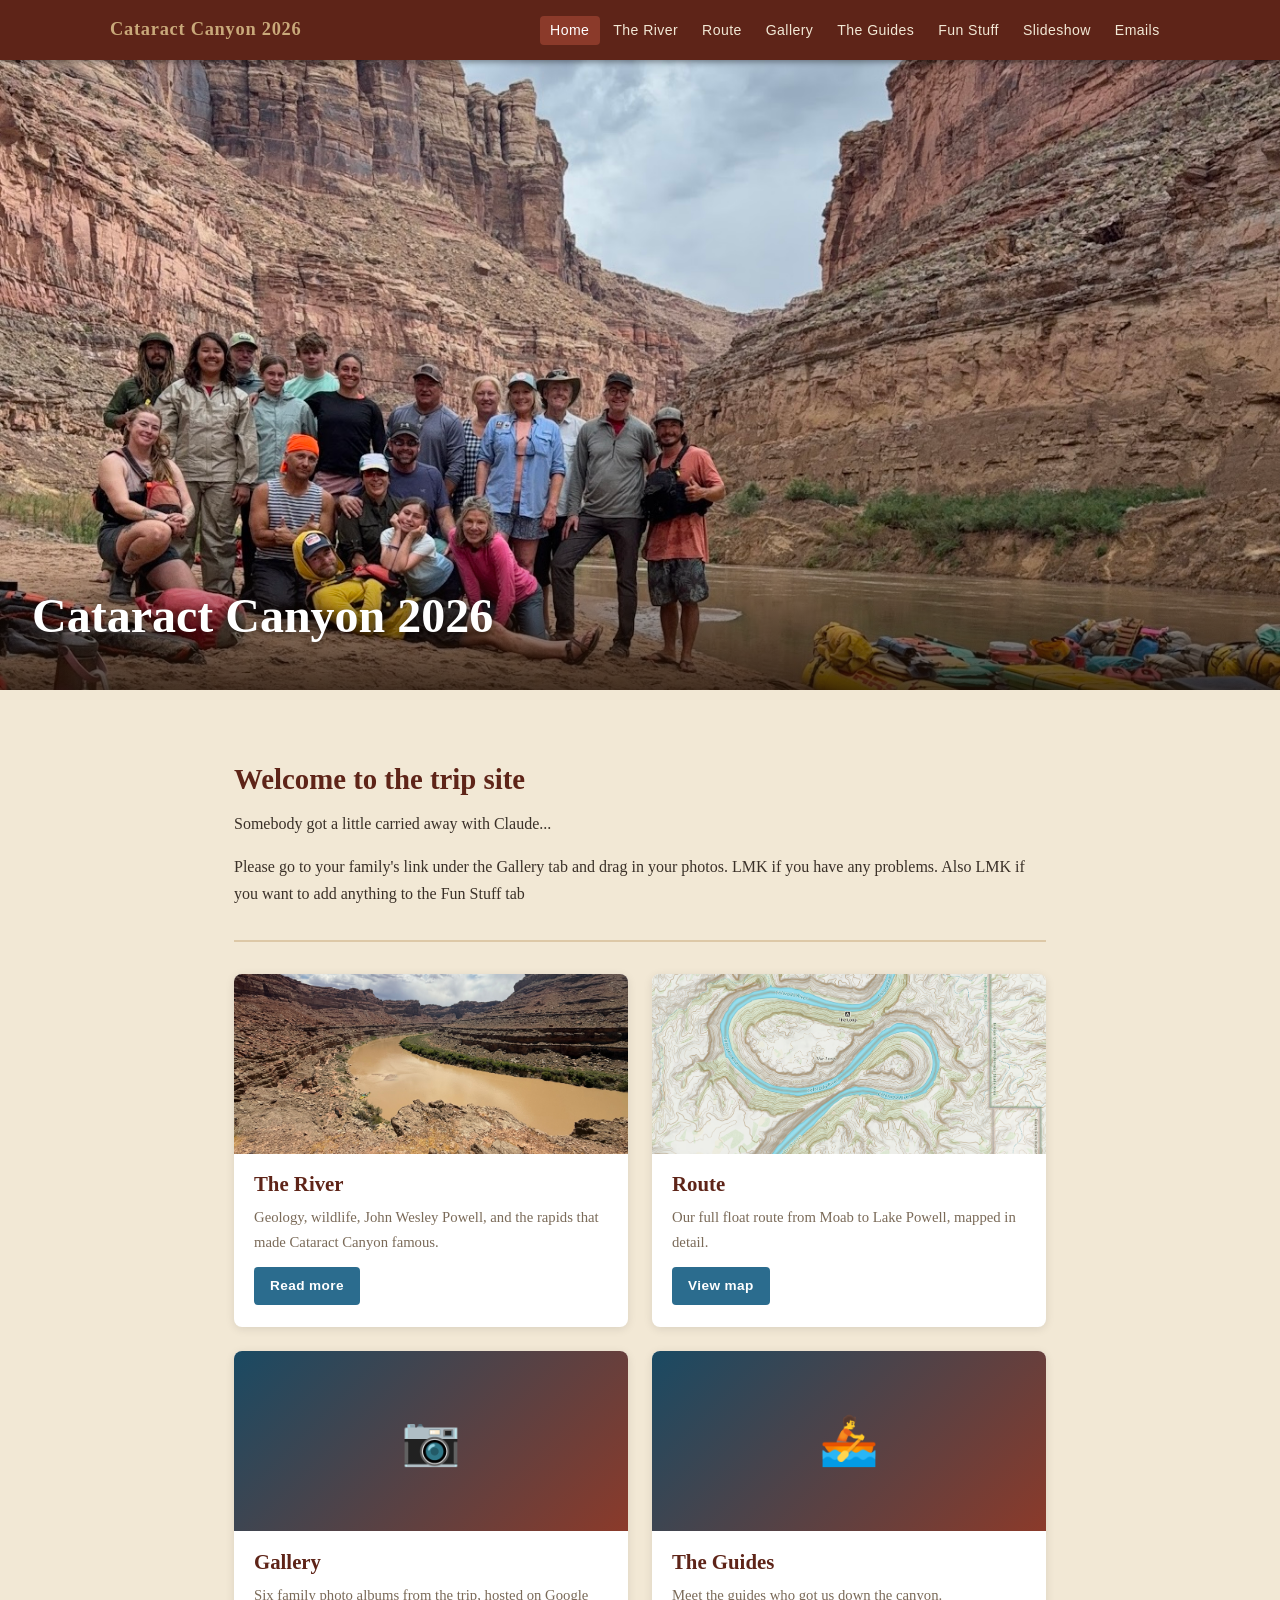
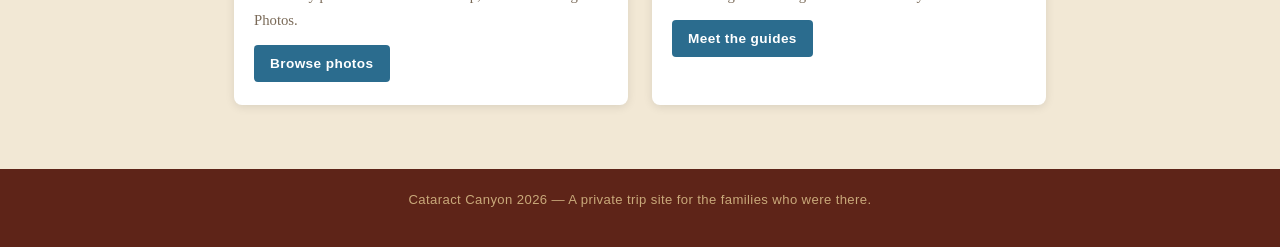
<file: index.html>
<!DOCTYPE html>
<html lang="en">
<head>
  <meta charset="UTF-8" />
  <meta name="viewport" content="width=device-width, initial-scale=1.0" />
  <title>Cataract Canyon 2026</title>
  <link rel="stylesheet" href="css/style.css" />
</head>
<body>

  <!-- Navigation -->
  <nav>
    <div class="nav-inner">
      <a class="nav-brand" href="index.html">Cataract Canyon 2026</a>
      <button class="nav-toggle" aria-label="Toggle navigation" aria-expanded="false">
        <span></span><span></span><span></span>
      </button>
      <ul class="nav-links">
        <li><a href="index.html">Home</a></li>
        <li><a href="river.html">The River</a></li>
        <li><a href="route.html">Route</a></li>
        <li><a href="gallery.html">Gallery</a></li>
        <li><a href="crew.html">The Guides</a></li>
        <li><a href="fun_stuff.html">Fun Stuff</a></li>
        <li><a href="slideshow.html">Slideshow</a></li>
        <li><a href="emails.html">Emails</a></li>
      </ul>
    </div>
  </nav>

  <!-- Hero -->
  <section class="hero">
    <!-- Replace hero.jpg with an actual trip photo after the trip -->
    <img src="images/group_shot.JPG"
         alt="The crew at Cataract Canyon 2026" />
    <div class="hero-overlay">
      <h1>Cataract Canyon 2026</h1>
      
    </div>
  </section>

  <!-- Intro -->
  <main class="page-content">
    <h2>Welcome to the trip site</h2>
    <p>
      Somebody got a little carried away with Claude...
    </p>
    <p>
      Please go to your family's link under the Gallery tab and drag in your photos.  LMK if
      you have any problems.  Also LMK if you want to add anything to the Fun Stuff tab
    </p>

    <hr class="divider" />

    <!-- Quick-link cards -->
    <div class="card-grid">

      <div class="card">
        <img src="images/the_river.jpeg" alt="The River" class="card-img" />
        <div class="card-body">
          <h3>The River</h3>
          <p>Geology, wildlife, John Wesley Powell, and the rapids that made Cataract Canyon famous.</p>
          <a href="river.html" class="btn btn-river">Read more</a>
        </div>
      </div>

      <div class="card">
        <img src="images/route.png" alt="Route" class="card-img" />
        <div class="card-body">
          <h3>Route</h3>
          <p>Our full float route from Moab to Lake Powell, mapped in detail.</p>
          <a href="route.html" class="btn btn-river">View map</a>
        </div>
      </div>

      <div class="card">
        <div class="card-img-placeholder">📷</div>
        <div class="card-body">
          <h3>Gallery</h3>
          <p>Six family photo albums from the trip, hosted on Google Photos.</p>
          <a href="gallery.html" class="btn btn-river">Browse photos</a>
        </div>
      </div>

      <div class="card">
        <div class="card-img-placeholder">🚣</div>
        <div class="card-body">
          <h3>The Guides</h3>
          <p>Meet the guides who got us down the canyon.</p>
          <a href="crew.html" class="btn btn-river">Meet the guides</a>
        </div>
      </div>

    </div>
  </main>

  <footer>
    <p>Cataract Canyon 2026 &mdash; A private trip site for the families who were there.</p>
  </footer>

  <script src="js/main.js"></script>
</body>
</html>
</file>
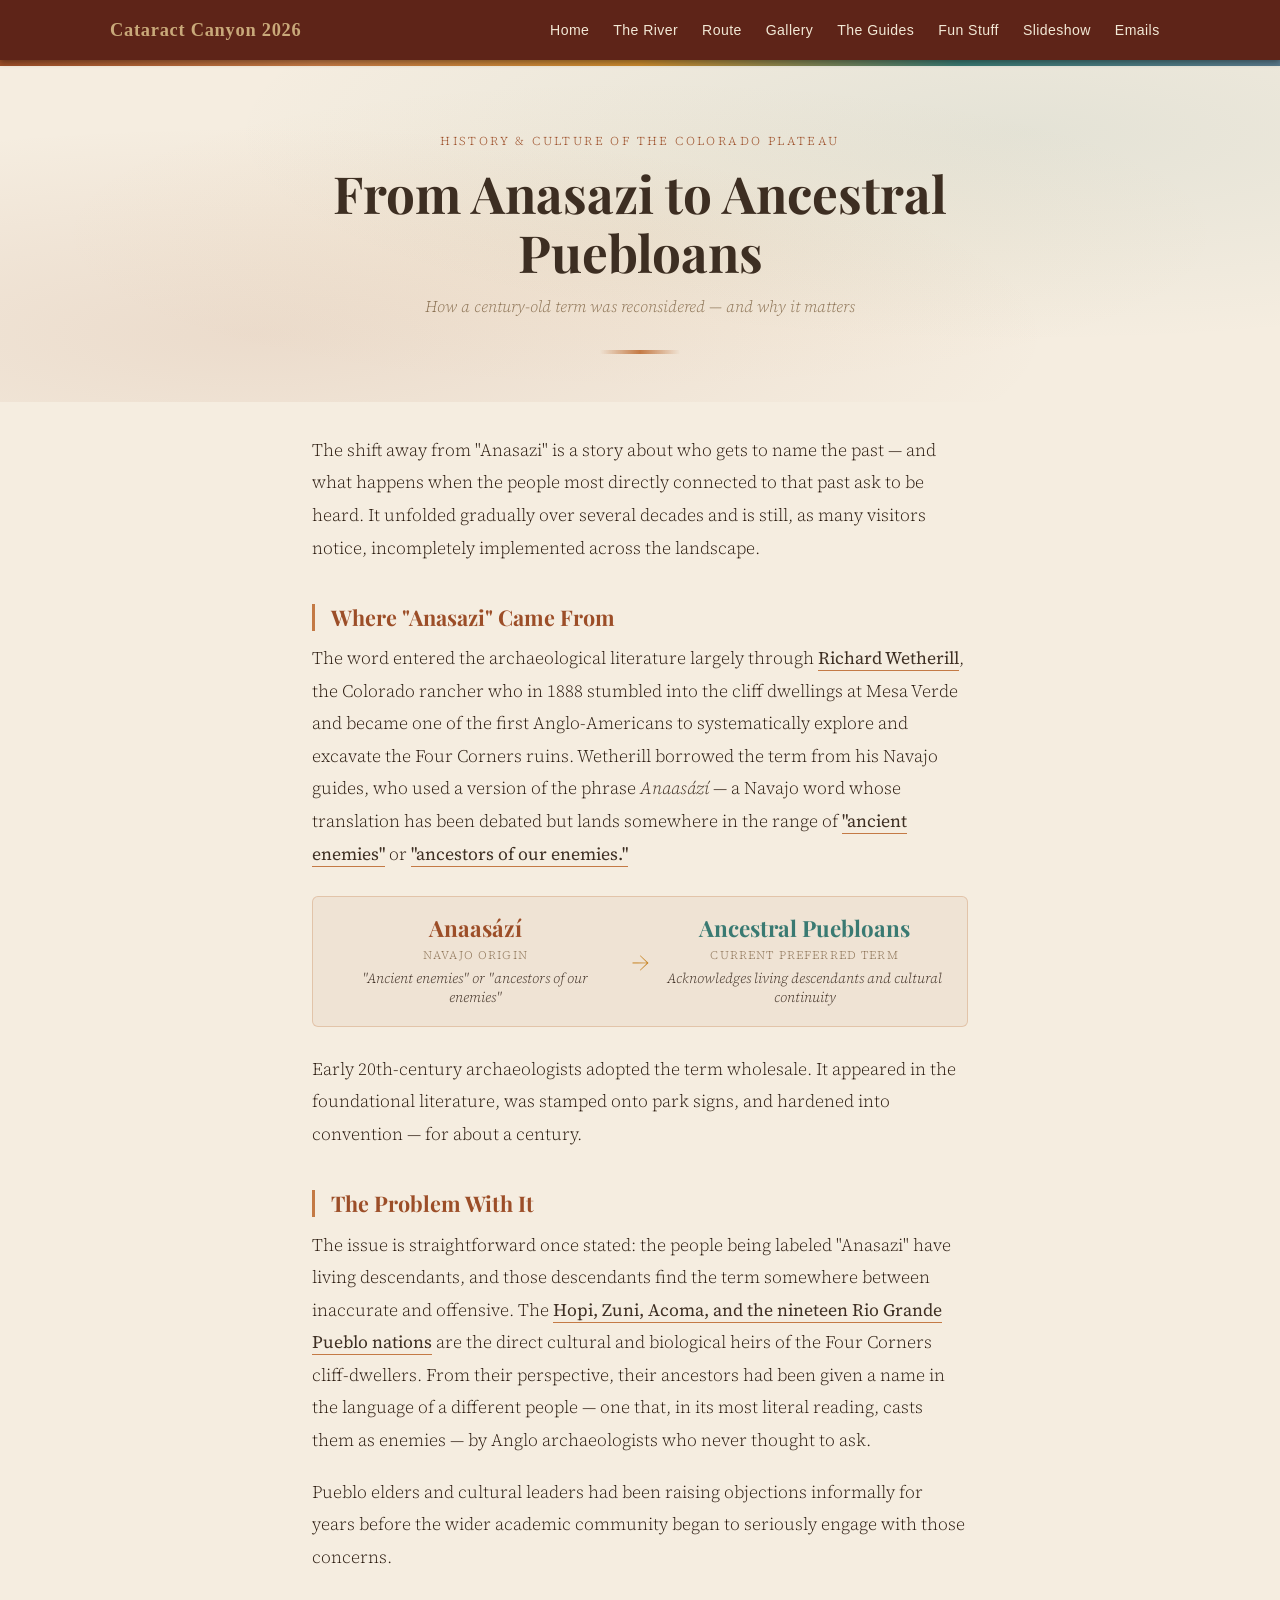
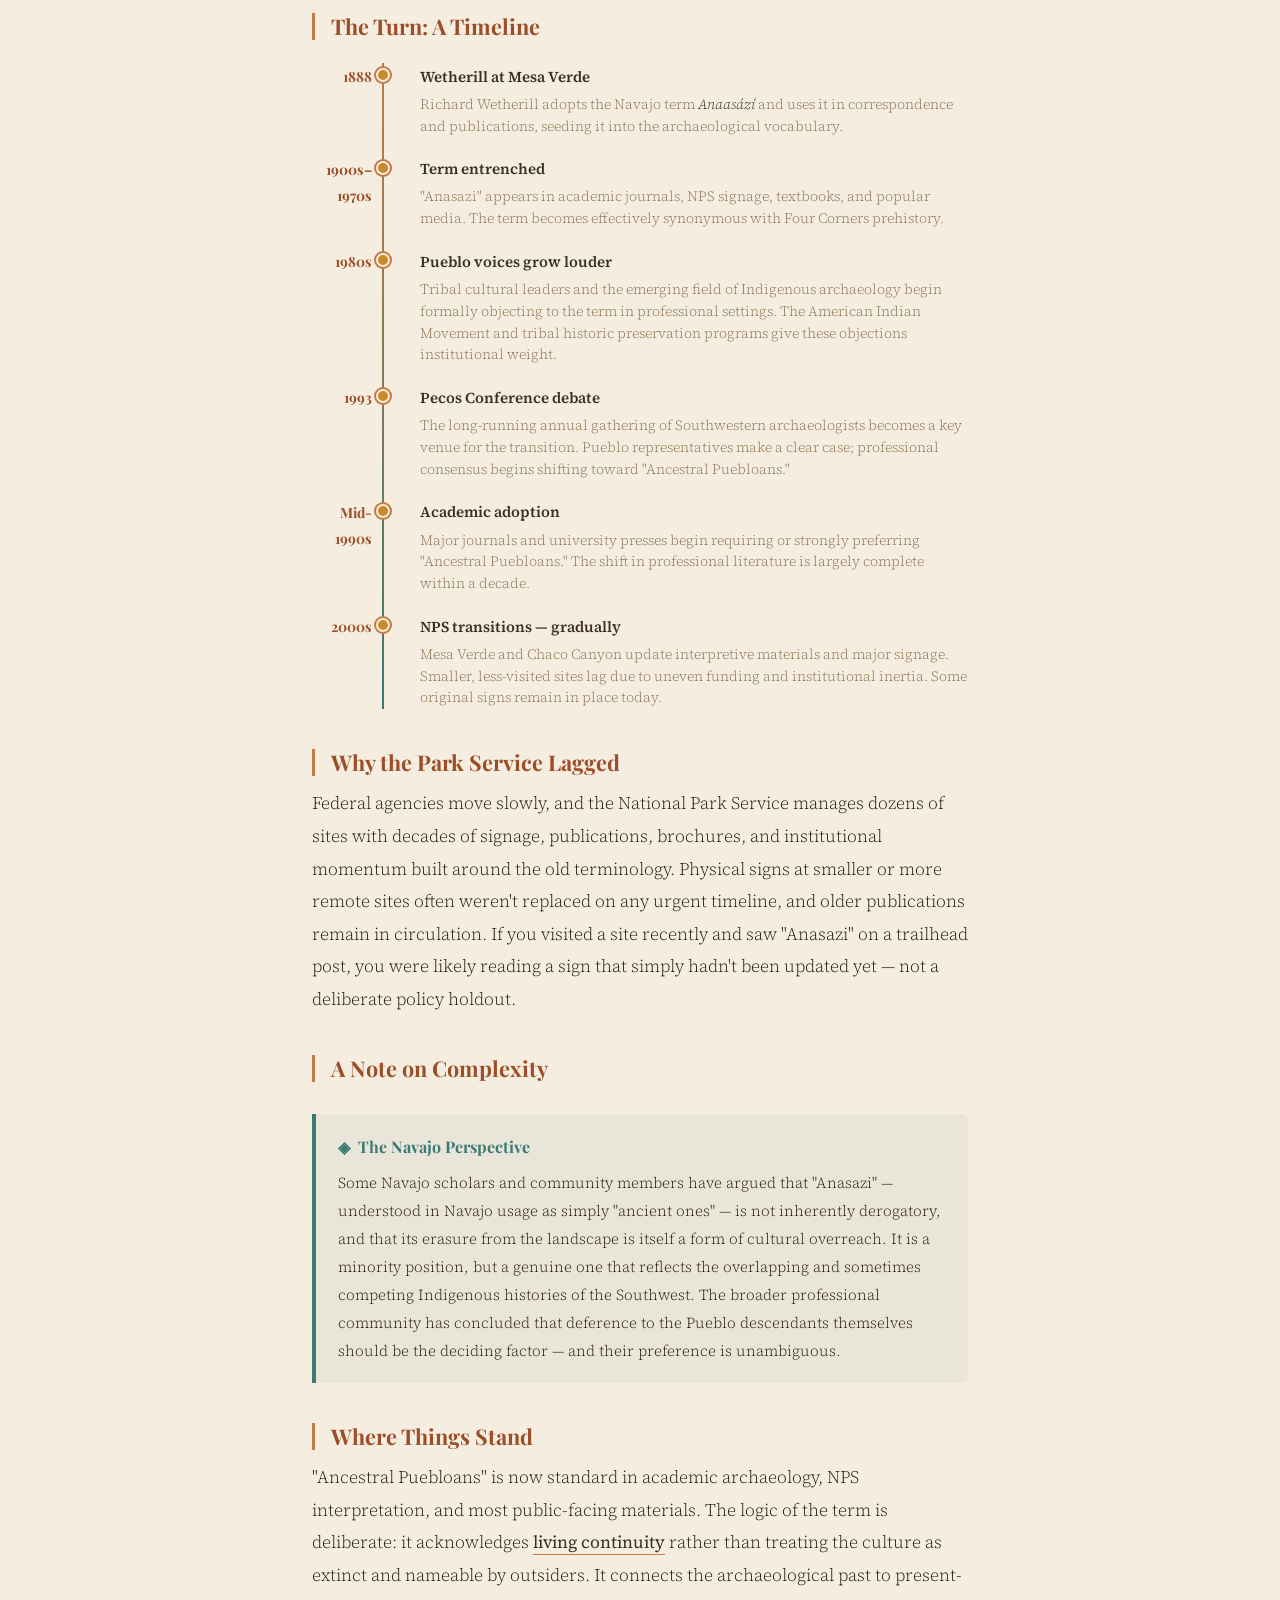
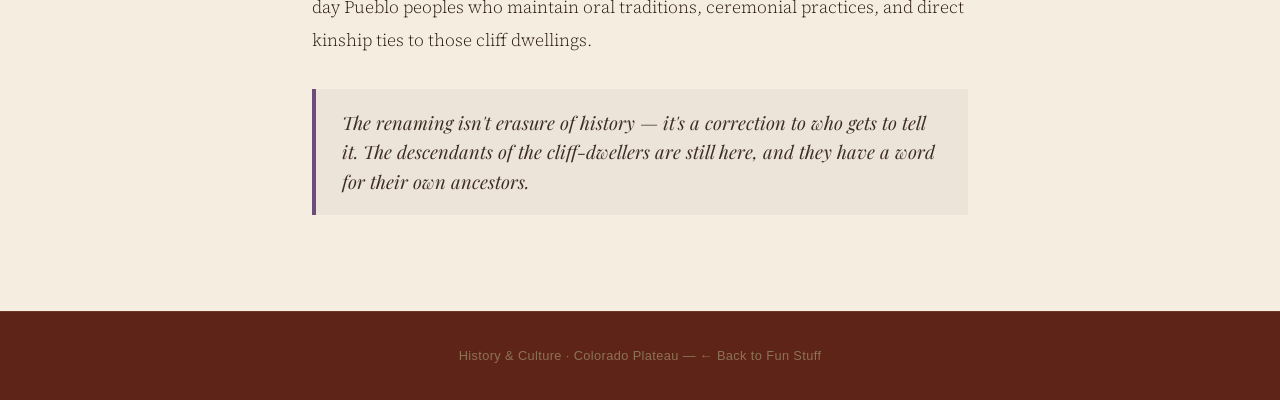
<file: ancestral_puebloans.html>
<!DOCTYPE html>
<html lang="en">
<head>
  <meta charset="UTF-8" />
  <meta name="viewport" content="width=device-width, initial-scale=1.0" />
  <title>From Anasazi to Ancestral Puebloans</title>
  <link href="https://fonts.googleapis.com/css2?family=Playfair+Display:ital,wght@0,400;0,700;1,400&family=Source+Serif+4:ital,wght@0,300;0,400;1,300&display=swap" rel="stylesheet" />
  <link rel="stylesheet" href="css/style.css" />
  <style>
    :root {
      --sand:       #e8d5b0;
      --rust:       #b8460b;
      --ochre:      #c98a2e;
      --deep:       #2a1a0e;
      --stone:      #8c7355;
      --cream:      #f5ede0;
      --purple:     #6b4c7a;
      --charcoal:   #3d2e22;
      --terra:      #9c4e28;
      --clay:       #c47a45;
      --mesa:       #7a5c3a;
      --sky:        #5a7a8c;
      --turquoise:  #3a7a72;
    }

    *, *::before, *::after { box-sizing: border-box; margin: 0; padding: 0; }

    body {
      background-color: var(--cream);
      color: var(--deep);
      font-family: 'Source Serif 4', Georgia, serif;
      font-weight: 300;
      font-size: 1.1rem;
      line-height: 1.85;
      min-height: 100vh;
    }

    /* ── decorative top band ── */
    .band {
      height: 6px;
      background: linear-gradient(90deg,
        var(--terra) 0%, var(--clay) 25%, var(--ochre) 50%, var(--turquoise) 75%, var(--sky) 100%);
    }

    /* ── hero ── */
    header {
      position: relative;
      padding: 4rem 2rem 3rem;
      text-align: center;
      overflow: hidden;
    }
    header::before {
      content: '';
      position: absolute;
      inset: 0;
      background:
        radial-gradient(ellipse at 20% 80%, rgba(156,78,40,.11) 0%, transparent 55%),
        radial-gradient(ellipse at 80% 20%, rgba(58,122,114,.09) 0%, transparent 55%),
        radial-gradient(ellipse at 50% 50%, rgba(201,138,46,.06) 0%, transparent 65%);
      pointer-events: none;
    }

    .kicker {
      font-family: 'Source Serif 4', serif;
      font-size: .75rem;
      letter-spacing: .2em;
      text-transform: uppercase;
      color: var(--terra);
      margin-bottom: .75rem;
      opacity: 0;
      animation: fadeUp .6s .1s forwards;
    }

    h1 {
      font-family: 'Playfair Display', Georgia, serif;
      font-size: clamp(1.9rem, 5vw, 3.2rem);
      font-weight: 700;
      line-height: 1.15;
      color: var(--charcoal);
      max-width: 720px;
      margin: 0 auto .6rem;
      opacity: 0;
      animation: fadeUp .7s .25s forwards;
    }

    .subtitle {
      font-size: 1rem;
      font-style: italic;
      color: var(--stone);
      opacity: 0;
      animation: fadeUp .7s .4s forwards;
    }

    .ornament {
      display: block;
      margin: 1.8rem auto 0;
      width: 80px;
      height: 4px;
      background: linear-gradient(90deg, transparent, var(--clay), transparent);
      opacity: 0;
      animation: fadeUp .6s .55s forwards;
    }

    /* ── article body ── */
    article {
      max-width: 720px;
      margin: 0 auto;
      padding: 2rem 2rem 4rem;
      opacity: 0;
      animation: fadeUp .8s .65s forwards;
    }

    h2 {
      font-family: 'Playfair Display', Georgia, serif;
      font-size: 1.35rem;
      font-weight: 700;
      color: var(--terra);
      margin: 2.5rem 0 .7rem;
      padding-left: 1rem;
      border-left: 3px solid var(--clay);
    }

    p { margin-bottom: 1.2rem; }

    strong {
      font-weight: 400;
      color: var(--charcoal);
      border-bottom: 1px solid var(--clay);
    }

    em {
      font-style: italic;
      color: var(--charcoal);
    }

    /* ── etymology callout ── */
    .etymology {
      display: grid;
      grid-template-columns: 1fr auto 1fr;
      align-items: center;
      gap: 1rem;
      margin: 1.6rem 0;
      padding: 1.2rem 1.4rem;
      background: rgba(156,78,40,.06);
      border-radius: 6px;
      border: 1px solid rgba(196,122,69,.3);
    }
    .ety-word {
      text-align: center;
    }
    .ety-word .term {
      font-family: 'Playfair Display', serif;
      font-size: 1.4rem;
      font-weight: 700;
      line-height: 1.1;
      margin-bottom: .25rem;
    }
    .ety-word .lang {
      font-size: .72rem;
      letter-spacing: .1em;
      text-transform: uppercase;
      color: var(--stone);
    }
    .ety-word .meaning {
      font-size: .88rem;
      font-style: italic;
      color: var(--charcoal);
      margin-top: .2rem;
      line-height: 1.35;
    }
    .ety-word.old .term { color: var(--terra); }
    .ety-word.new .term { color: var(--turquoise); }
    .ety-arrow {
      font-size: 1.6rem;
      color: var(--ochre);
      text-align: center;
    }

    /* ── timeline ── */
    .timeline {
      margin: 1.4rem 0 1.8rem;
      padding: 0;
      list-style: none;
      position: relative;
    }
    .timeline::before {
      content: '';
      position: absolute;
      left: 70px;
      top: 0; bottom: 0;
      width: 2px;
      background: linear-gradient(to bottom, var(--clay), var(--turquoise));
    }
    .tl-item {
      display: flex;
      gap: 1.2rem;
      margin-bottom: 1.1rem;
      position: relative;
    }
    .tl-date {
      width: 60px;
      flex-shrink: 0;
      text-align: right;
      font-family: 'Playfair Display', serif;
      font-size: .88rem;
      font-weight: 700;
      color: var(--terra);
      padding-top: .1rem;
    }
    .tl-dot {
      position: absolute;
      left: 64px;
      top: .35rem;
      width: 14px;
      height: 14px;
      border-radius: 50%;
      background: var(--ochre);
      border: 2px solid var(--cream);
      box-shadow: 0 0 0 2px var(--clay);
      flex-shrink: 0;
      z-index: 1;
    }
    .tl-content {
      padding-left: 1.8rem;
    }
    .tl-content .tl-head {
      font-weight: 600;
      color: var(--charcoal);
      font-size: .95rem;
      margin-bottom: .2rem;
    }
    .tl-content .tl-body {
      font-size: .88rem;
      color: var(--stone);
      line-height: 1.55;
      margin: 0;
    }

    /* ── nuance card ── */
    .nuance-card {
      margin: 2rem 0;
      padding: 1.1rem 1.4rem;
      border-left: 4px solid var(--turquoise);
      background: rgba(58,122,114,.06);
      border-radius: 0 6px 6px 0;
    }
    .nuance-card .card-head {
      font-family: 'Playfair Display', serif;
      font-size: 1rem;
      font-weight: 700;
      color: var(--turquoise);
      margin-bottom: .45rem;
      display: flex;
      align-items: center;
      gap: .5rem;
    }
    .nuance-card .card-head::before { content: '◈'; color: var(--turquoise); }
    .nuance-card p { margin: 0; font-size: .95rem; }

    /* ── pull-quote ── */
    blockquote {
      margin: 2rem 0;
      padding: 1.2rem 1.6rem;
      border-left: 4px solid var(--purple);
      background: rgba(107,76,122,.06);
      font-family: 'Playfair Display', serif;
      font-style: italic;
      font-size: 1.15rem;
      color: var(--charcoal);
      line-height: 1.6;
    }

    /* ── footer ── */
    footer {
      text-align: center;
      padding: 2rem;
      font-size: .8rem;
      color: var(--stone);
      border-top: 1px solid rgba(140,115,85,.25);
    }

    /* ── animations ── */
    @keyframes fadeUp {
      from { opacity: 0; transform: translateY(18px); }
      to   { opacity: 1; transform: translateY(0); }
    }

    @media (max-width: 600px) {
      article { padding: 1.5rem 1.2rem 3rem; }
      .etymology { grid-template-columns: 1fr; }
      .ety-arrow { transform: rotate(90deg); }
      .timeline::before { left: 54px; }
      .tl-date { width: 44px; font-size: .78rem; }
      .tl-dot { left: 48px; }
    }
  </style>
</head>
<body>

<!-- Site Navigation -->
<nav>
  <div class="nav-inner">
    <a class="nav-brand" href="index.html">Cataract Canyon 2026</a>
    <button class="nav-toggle" aria-label="Toggle navigation" aria-expanded="false">
      <span></span><span></span><span></span>
    </button>
    <ul class="nav-links">
      <li><a href="index.html">Home</a></li>
      <li><a href="river.html">The River</a></li>
      <li><a href="route.html">Route</a></li>
      <li><a href="gallery.html">Gallery</a></li>
      <li><a href="crew.html">The Guides</a></li>
      <li><a href="fun_stuff.html">Fun Stuff</a></li>
        <li><a href="slideshow.html">Slideshow</a></li>
        <li><a href="emails.html">Emails</a></li>
    </ul>
  </div>
</nav>
<div class="band"></div>

<header>
  <p class="kicker">History &amp; Culture of the Colorado Plateau</p>
  <h1>From Anasazi to Ancestral Puebloans</h1>
  <p class="subtitle">How a century-old term was reconsidered — and why it matters</p>
  <span class="ornament"></span>
</header>

<article>

  <p>The shift away from "Anasazi" is a story about who gets to name the past — and what happens when the people most directly connected to that past ask to be heard. It unfolded gradually over several decades and is still, as many visitors notice, incompletely implemented across the landscape.</p>

  <h2>Where "Anasazi" Came From</h2>

  <p>The word entered the archaeological literature largely through <strong>Richard Wetherill</strong>, the Colorado rancher who in 1888 stumbled into the cliff dwellings at Mesa Verde and became one of the first Anglo-Americans to systematically explore and excavate the Four Corners ruins. Wetherill borrowed the term from his Navajo guides, who used a version of the phrase <em>Anaasází</em> — a Navajo word whose translation has been debated but lands somewhere in the range of <strong>"ancient enemies"</strong> or <strong>"ancestors of our enemies."</strong></p>

  <div class="etymology">
    <div class="ety-word old">
      <div class="term">Anaasází</div>
      <div class="lang">Navajo origin</div>
      <div class="meaning">"Ancient enemies" or "ancestors of our enemies"</div>
    </div>
    <div class="ety-arrow">→</div>
    <div class="ety-word new">
      <div class="term">Ancestral Puebloans</div>
      <div class="lang">Current preferred term</div>
      <div class="meaning">Acknowledges living descendants and cultural continuity</div>
    </div>
  </div>

  <p>Early 20th-century archaeologists adopted the term wholesale. It appeared in the foundational literature, was stamped onto park signs, and hardened into convention — for about a century.</p>

  <h2>The Problem With It</h2>

  <p>The issue is straightforward once stated: the people being labeled "Anasazi" have living descendants, and those descendants find the term somewhere between inaccurate and offensive. The <strong>Hopi, Zuni, Acoma, and the nineteen Rio Grande Pueblo nations</strong> are the direct cultural and biological heirs of the Four Corners cliff-dwellers. From their perspective, their ancestors had been given a name in the language of a different people — one that, in its most literal reading, casts them as enemies — by Anglo archaeologists who never thought to ask.</p>

  <p>Pueblo elders and cultural leaders had been raising objections informally for years before the wider academic community began to seriously engage with those concerns.</p>

  <h2>The Turn: A Timeline</h2>

  <ul class="timeline">
    <li class="tl-item">
      <div class="tl-date">1888</div>
      <div class="tl-dot"></div>
      <div class="tl-content">
        <p class="tl-head">Wetherill at Mesa Verde</p>
        <p class="tl-body">Richard Wetherill adopts the Navajo term <em>Anaasází</em> and uses it in correspondence and publications, seeding it into the archaeological vocabulary.</p>
      </div>
    </li>
    <li class="tl-item">
      <div class="tl-date">1900s–<br/>1970s</div>
      <div class="tl-dot"></div>
      <div class="tl-content">
        <p class="tl-head">Term entrenched</p>
        <p class="tl-body">"Anasazi" appears in academic journals, NPS signage, textbooks, and popular media. The term becomes effectively synonymous with Four Corners prehistory.</p>
      </div>
    </li>
    <li class="tl-item">
      <div class="tl-date">1980s</div>
      <div class="tl-dot"></div>
      <div class="tl-content">
        <p class="tl-head">Pueblo voices grow louder</p>
        <p class="tl-body">Tribal cultural leaders and the emerging field of Indigenous archaeology begin formally objecting to the term in professional settings. The American Indian Movement and tribal historic preservation programs give these objections institutional weight.</p>
      </div>
    </li>
    <li class="tl-item">
      <div class="tl-date">1993</div>
      <div class="tl-dot"></div>
      <div class="tl-content">
        <p class="tl-head">Pecos Conference debate</p>
        <p class="tl-body">The long-running annual gathering of Southwestern archaeologists becomes a key venue for the transition. Pueblo representatives make a clear case; professional consensus begins shifting toward "Ancestral Puebloans."</p>
      </div>
    </li>
    <li class="tl-item">
      <div class="tl-date">Mid-<br/>1990s</div>
      <div class="tl-dot"></div>
      <div class="tl-content">
        <p class="tl-head">Academic adoption</p>
        <p class="tl-body">Major journals and university presses begin requiring or strongly preferring "Ancestral Puebloans." The shift in professional literature is largely complete within a decade.</p>
      </div>
    </li>
    <li class="tl-item">
      <div class="tl-date">2000s</div>
      <div class="tl-dot"></div>
      <div class="tl-content">
        <p class="tl-head">NPS transitions — gradually</p>
        <p class="tl-body">Mesa Verde and Chaco Canyon update interpretive materials and major signage. Smaller, less-visited sites lag due to uneven funding and institutional inertia. Some original signs remain in place today.</p>
      </div>
    </li>
  </ul>

  <h2>Why the Park Service Lagged</h2>

  <p>Federal agencies move slowly, and the National Park Service manages dozens of sites with decades of signage, publications, brochures, and institutional momentum built around the old terminology. Physical signs at smaller or more remote sites often weren't replaced on any urgent timeline, and older publications remain in circulation. If you visited a site recently and saw "Anasazi" on a trailhead post, you were likely reading a sign that simply hadn't been updated yet — not a deliberate policy holdout.</p>

  <h2>A Note on Complexity</h2>

  <div class="nuance-card">
    <div class="card-head">The Navajo Perspective</div>
    <p>Some Navajo scholars and community members have argued that "Anasazi" — understood in Navajo usage as simply "ancient ones" — is not inherently derogatory, and that its erasure from the landscape is itself a form of cultural overreach. It is a minority position, but a genuine one that reflects the overlapping and sometimes competing Indigenous histories of the Southwest. The broader professional community has concluded that deference to the Pueblo descendants themselves should be the deciding factor — and their preference is unambiguous.</p>
  </div>

  <h2>Where Things Stand</h2>

  <p>"Ancestral Puebloans" is now standard in academic archaeology, NPS interpretation, and most public-facing materials. The logic of the term is deliberate: it acknowledges <strong>living continuity</strong> rather than treating the culture as extinct and nameable by outsiders. It connects the archaeological past to present-day Pueblo peoples who maintain oral traditions, ceremonial practices, and direct kinship ties to those cliff dwellings.</p>

  <blockquote>
    The renaming isn't erasure of history — it's a correction to who gets to tell it. The descendants of the cliff-dwellers are still here, and they have a word for their own ancestors.
  </blockquote>

</article>

<footer>
  History &amp; Culture · Colorado Plateau &mdash;
  <a href="fun_stuff.html" style="color:var(--stone);">← Back to Fun Stuff</a>
</footer>

<script src="js/main.js"></script>
</body>
</html>
</file>
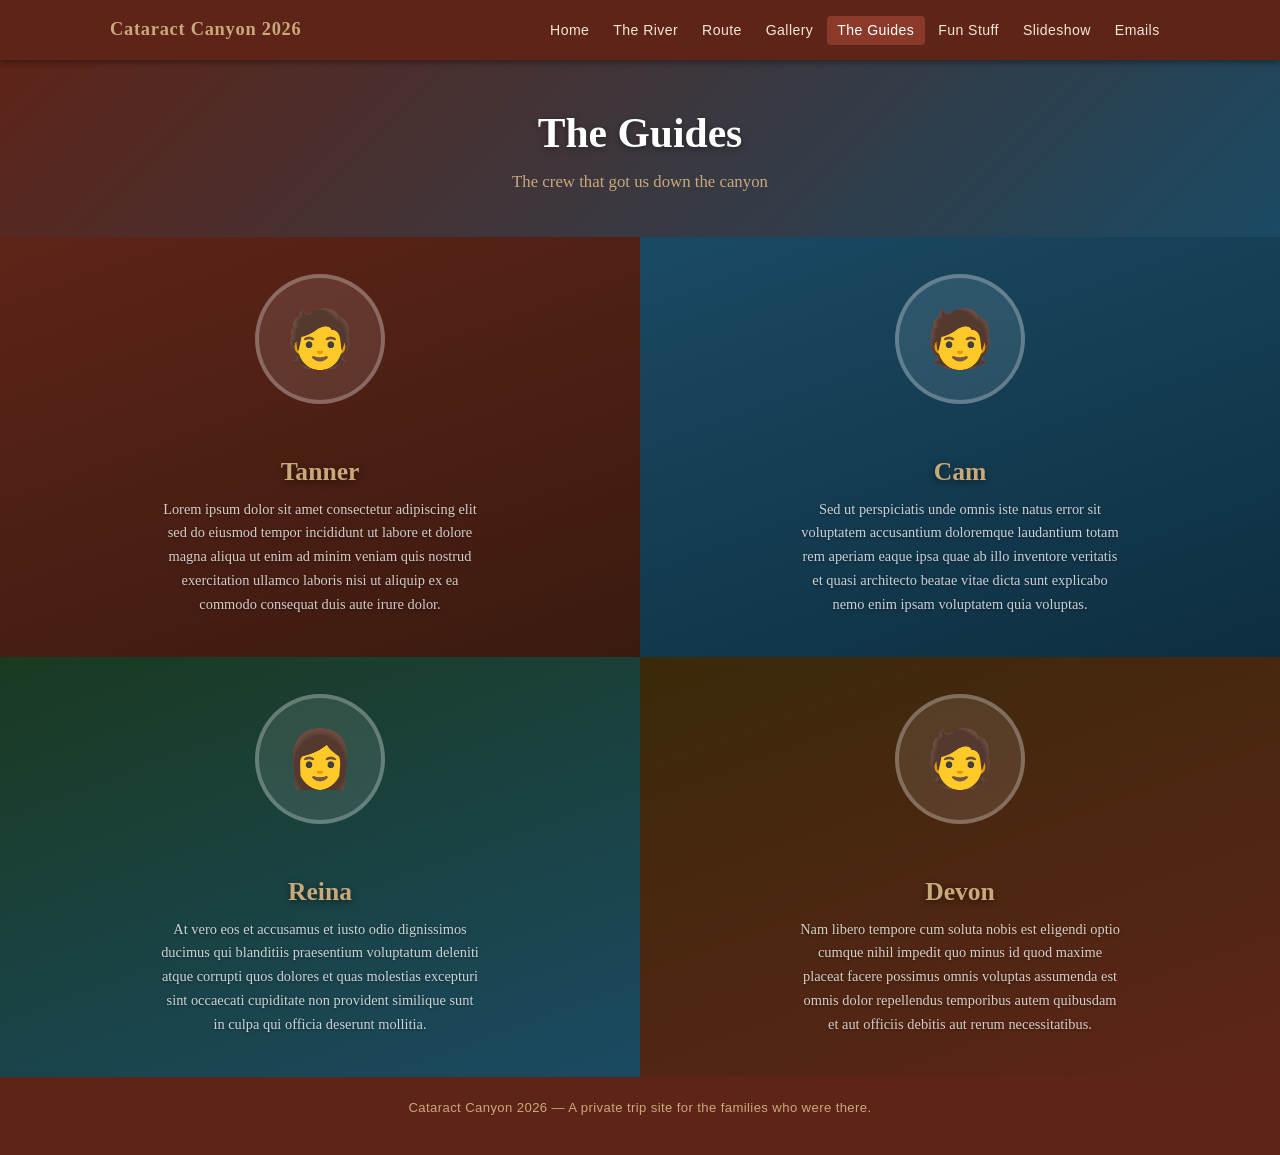
<file: crew.html>
<!DOCTYPE html>
<html lang="en">
<head>
  <meta charset="UTF-8" />
  <meta name="viewport" content="width=device-width, initial-scale=1.0" />
  <title>The Guides — Cataract Canyon 2026</title>
  <link rel="stylesheet" href="css/style.css" />
</head>
<body>

  <!-- Navigation -->
  <nav>
    <div class="nav-inner">
      <a class="nav-brand" href="index.html">Cataract Canyon 2026</a>
      <button class="nav-toggle" aria-label="Toggle navigation" aria-expanded="false">
        <span></span><span></span><span></span>
      </button>
      <ul class="nav-links">
        <li><a href="index.html">Home</a></li>
        <li><a href="river.html">The River</a></li>
        <li><a href="route.html">Route</a></li>
        <li><a href="gallery.html">Gallery</a></li>
        <li><a href="crew.html">The Guides</a></li>
        <li><a href="fun_stuff.html">Fun Stuff</a></li>
        <li><a href="slideshow.html">Slideshow</a></li>
        <li><a href="emails.html">Emails</a></li>
      </ul>
    </div>
  </nav>

  <!-- Page Header -->
  <header class="page-header">
    <h1>The Guides</h1>
    <p>The crew that got us down the canyon</p>
  </header>

  <!-- Four-quadrant grid -->
  <div class="guides-grid">

    <!-- Tanner -->
    <div class="guide-quadrant">
      <div class="guide-photo">🧑</div>
      <h2 class="guide-name">Tanner</h2>
      <p class="guide-bio">
        Lorem ipsum dolor sit amet consectetur adipiscing elit sed do eiusmod
        tempor incididunt ut labore et dolore magna aliqua ut enim ad minim
        veniam quis nostrud exercitation ullamco laboris nisi ut aliquip ex ea
        commodo consequat duis aute irure dolor.
      </p>
    </div>

    <!-- Cam -->
    <div class="guide-quadrant">
      <div class="guide-photo">🧑</div>
      <h2 class="guide-name">Cam</h2>
      <p class="guide-bio">
        Sed ut perspiciatis unde omnis iste natus error sit voluptatem
        accusantium doloremque laudantium totam rem aperiam eaque ipsa quae ab
        illo inventore veritatis et quasi architecto beatae vitae dicta sunt
        explicabo nemo enim ipsam voluptatem quia voluptas.
      </p>
    </div>

    <!-- Reina -->
    <div class="guide-quadrant">
      <div class="guide-photo">👩</div>
      <h2 class="guide-name">Reina</h2>
      <p class="guide-bio">
        At vero eos et accusamus et iusto odio dignissimos ducimus qui
        blanditiis praesentium voluptatum deleniti atque corrupti quos dolores
        et quas molestias excepturi sint occaecati cupiditate non provident
        similique sunt in culpa qui officia deserunt mollitia.
      </p>
    </div>

    <!-- Devon -->
    <div class="guide-quadrant">
      <div class="guide-photo">🧑</div>
      <h2 class="guide-name">Devon</h2>
      <p class="guide-bio">
        Nam libero tempore cum soluta nobis est eligendi optio cumque nihil
        impedit quo minus id quod maxime placeat facere possimus omnis voluptas
        assumenda est omnis dolor repellendus temporibus autem quibusdam et aut
        officiis debitis aut rerum necessitatibus.
      </p>
    </div>

  </div>

  <footer>
    <p>Cataract Canyon 2026 &mdash; A private trip site for the families who were there.</p>
  </footer>

  <script src="js/main.js"></script>
</body>
</html>
</file>
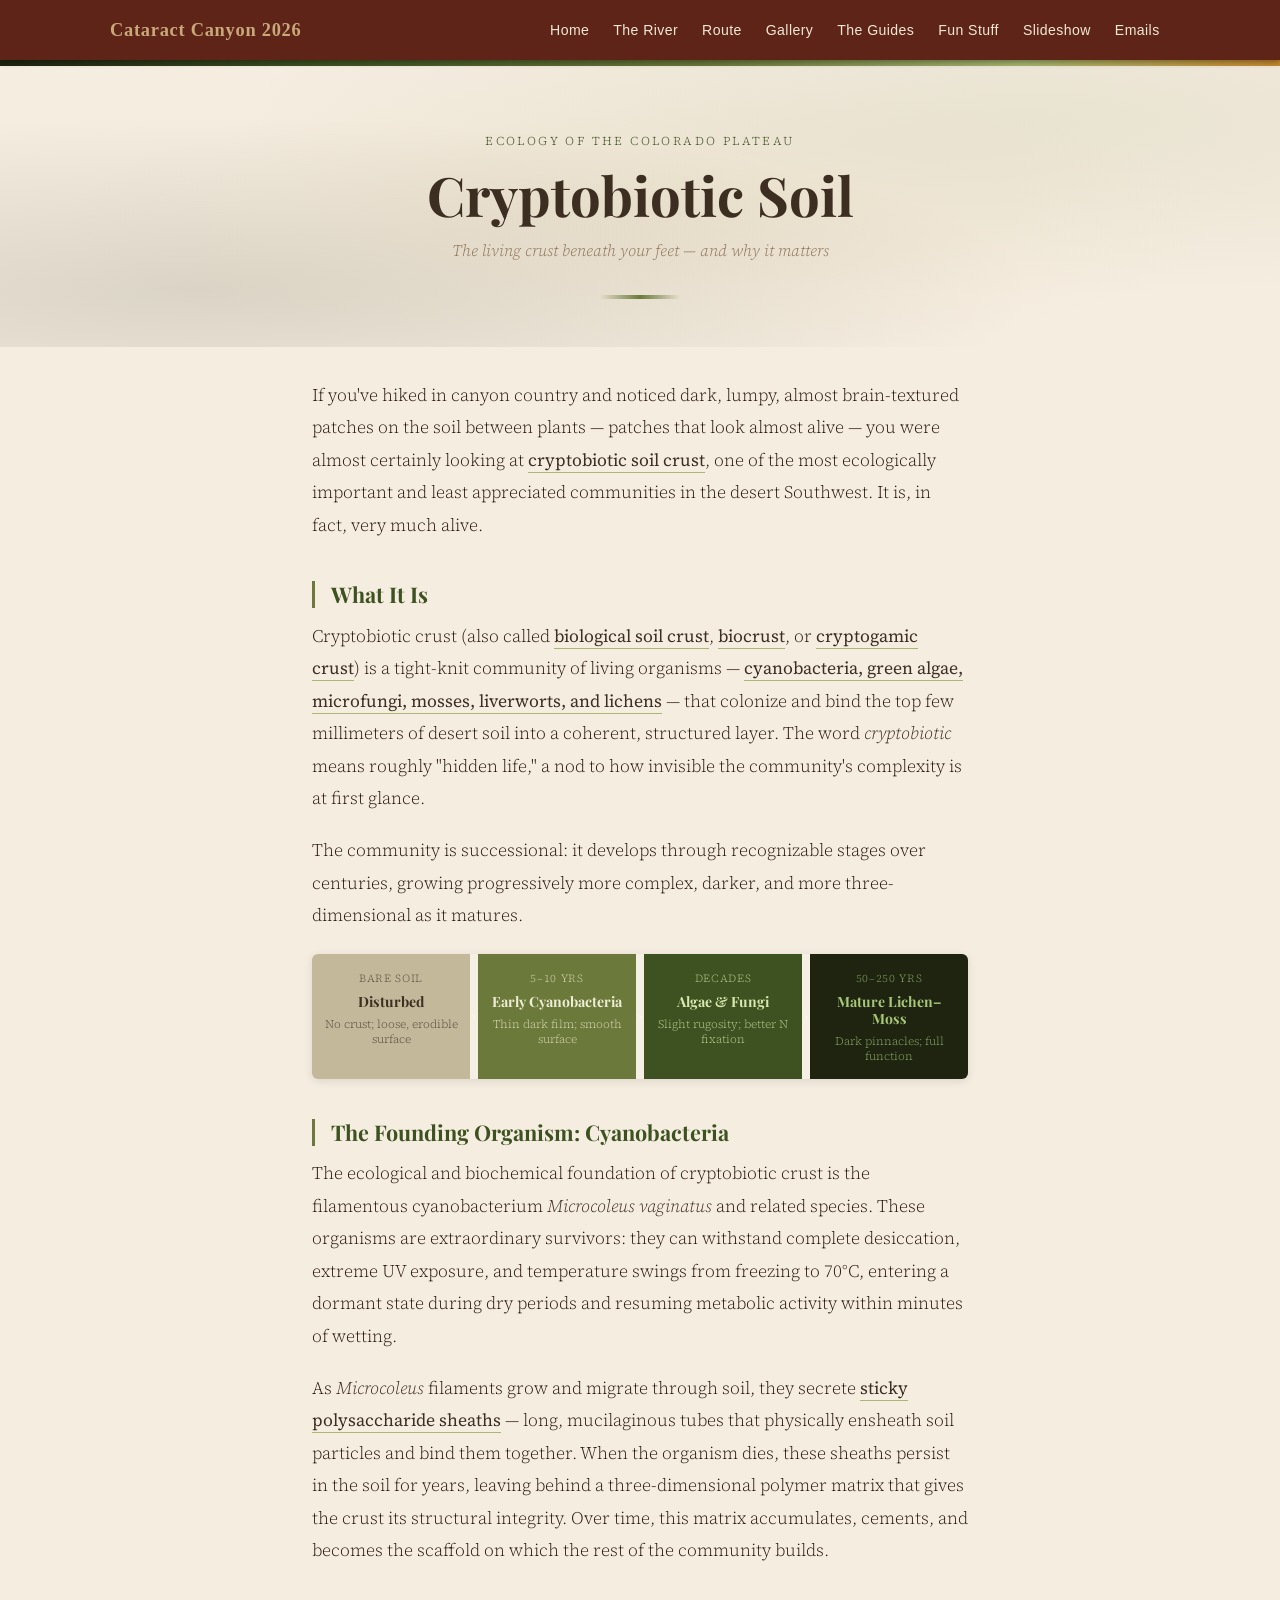
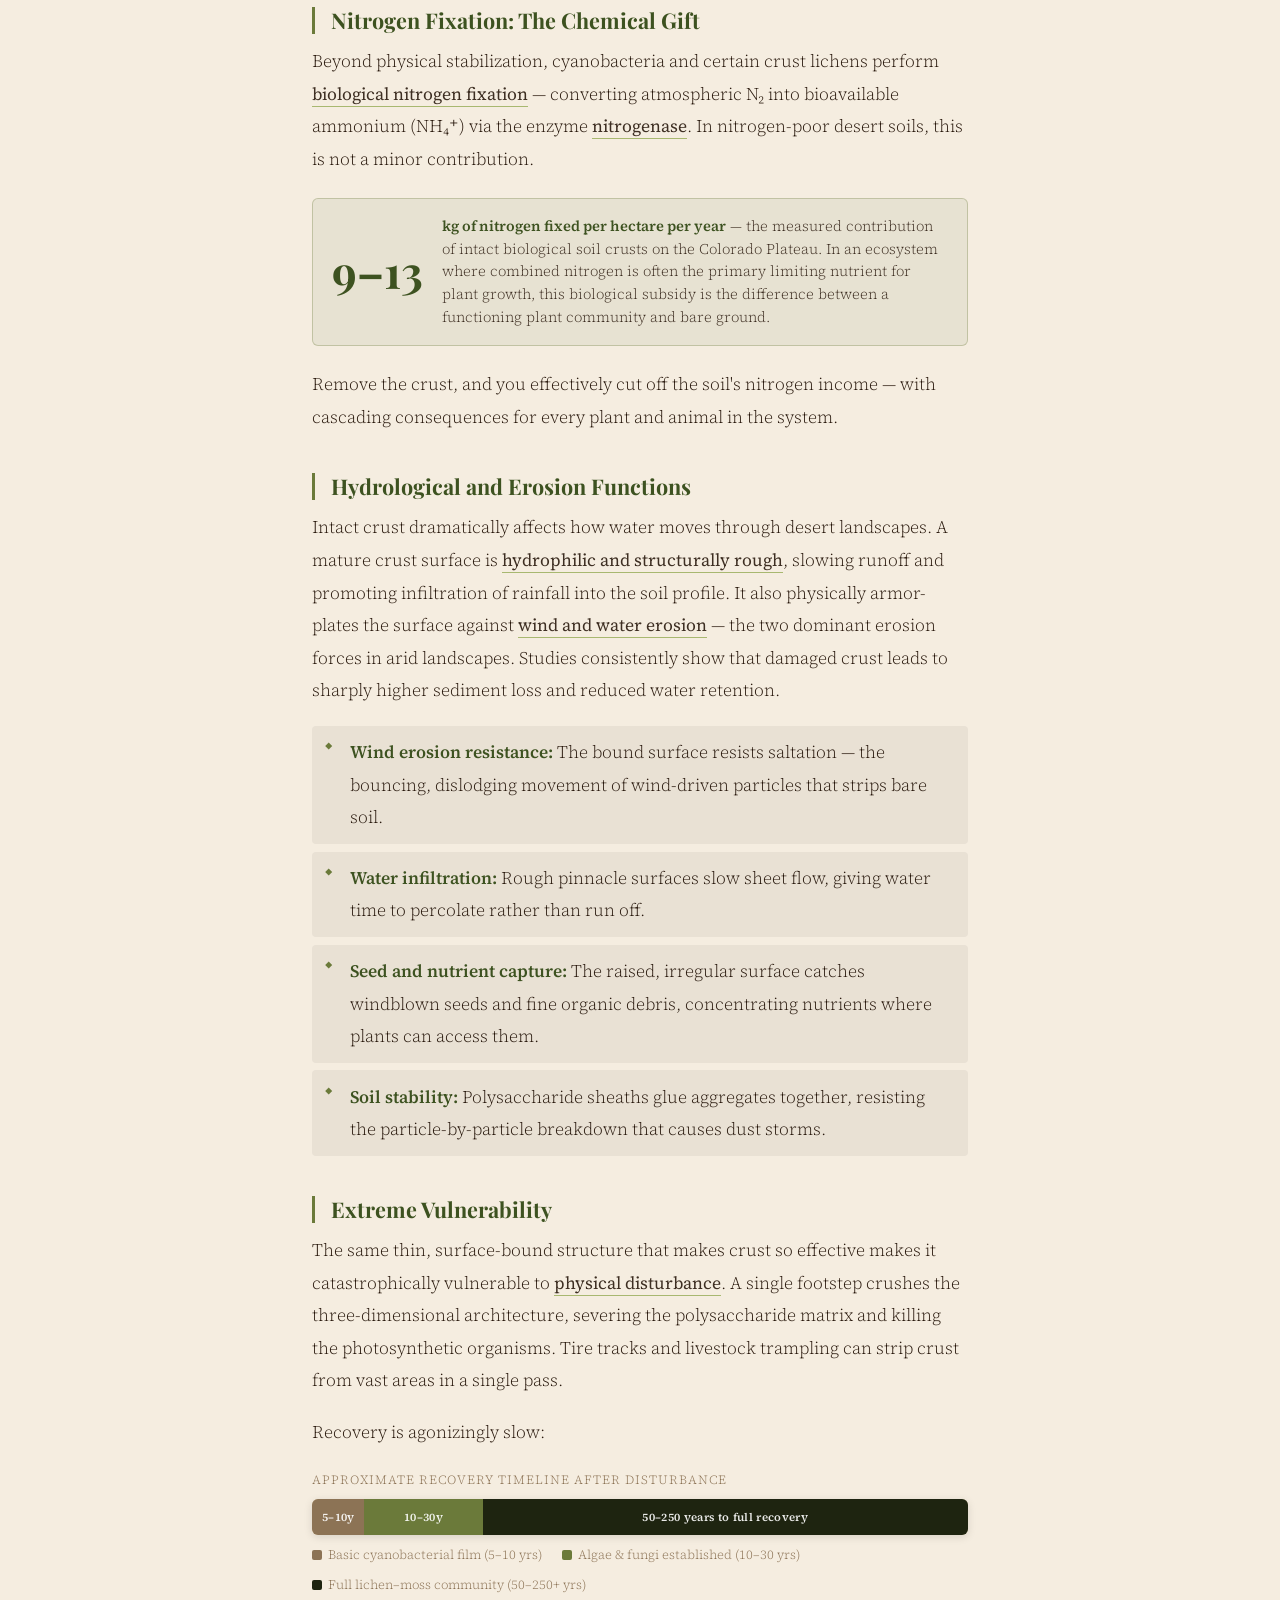
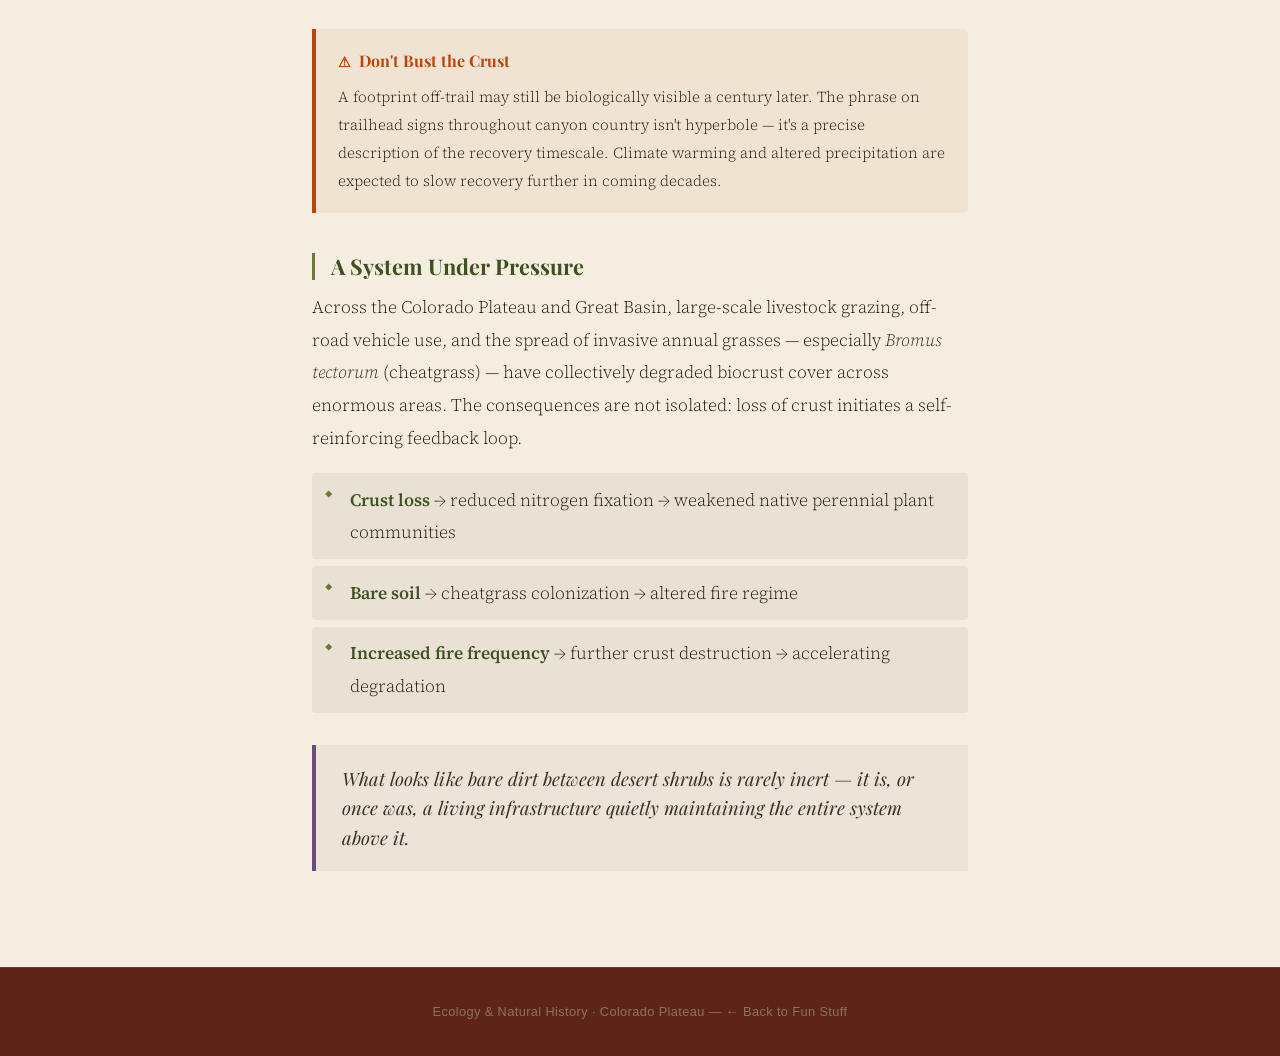
<file: cryptobiotic_soil.html>
<!DOCTYPE html>
<html lang="en">
<head>
  <meta charset="UTF-8" />
  <meta name="viewport" content="width=device-width, initial-scale=1.0" />
  <title>Cryptobiotic Soil: The Living Crust Beneath Your Feet</title>
  <link href="https://fonts.googleapis.com/css2?family=Playfair+Display:ital,wght@0,400;0,700;1,400&family=Source+Serif+4:ital,wght@0,300;0,400;1,300&display=swap" rel="stylesheet" />
  <link rel="stylesheet" href="css/style.css" />
  <style>
    :root {
      --sand:      #e8d5b0;
      --rust:      #b8460b;
      --ochre:     #c98a2e;
      --deep:      #2a1a0e;
      --stone:     #8c7355;
      --cream:     #f5ede0;
      --purple:    #6b4c7a;
      --charcoal:  #3d2e22;
      --bio-dark:  #1e2410;
      --bio-green: #3d5220;
      --bio-mid:   #6b7a3a;
      --bio-light: #a8b870;
    }

    *, *::before, *::after { box-sizing: border-box; margin: 0; padding: 0; }

    body {
      background-color: var(--cream);
      color: var(--deep);
      font-family: 'Source Serif 4', Georgia, serif;
      font-weight: 300;
      font-size: 1.1rem;
      line-height: 1.85;
      min-height: 100vh;
    }

    /* ── decorative top band ── */
    .band {
      height: 6px;
      background: linear-gradient(90deg,
        var(--bio-dark) 0%, var(--bio-green) 25%, var(--bio-mid) 55%, var(--bio-light) 80%, var(--ochre) 100%);
    }

    /* ── hero ── */
    header {
      position: relative;
      padding: 4rem 2rem 3rem;
      text-align: center;
      overflow: hidden;
    }
    header::before {
      content: '';
      position: absolute;
      inset: 0;
      background:
        radial-gradient(ellipse at 15% 80%, rgba(30,36,16,.12) 0%, transparent 55%),
        radial-gradient(ellipse at 80% 20%, rgba(107,122,58,.09) 0%, transparent 55%),
        radial-gradient(ellipse at 50% 55%, rgba(201,138,46,.06) 0%, transparent 65%);
      pointer-events: none;
    }

    .kicker {
      font-family: 'Source Serif 4', serif;
      font-size: .75rem;
      letter-spacing: .2em;
      text-transform: uppercase;
      color: var(--bio-green);
      margin-bottom: .75rem;
      opacity: 0;
      animation: fadeUp .6s .1s forwards;
    }

    h1 {
      font-family: 'Playfair Display', Georgia, serif;
      font-size: clamp(2rem, 5vw, 3.4rem);
      font-weight: 700;
      line-height: 1.15;
      color: var(--charcoal);
      max-width: 720px;
      margin: 0 auto .6rem;
      opacity: 0;
      animation: fadeUp .7s .25s forwards;
    }

    .subtitle {
      font-size: 1rem;
      font-style: italic;
      color: var(--stone);
      opacity: 0;
      animation: fadeUp .7s .4s forwards;
    }

    .ornament {
      display: block;
      margin: 1.8rem auto 0;
      width: 80px;
      height: 4px;
      background: linear-gradient(90deg, transparent, var(--bio-mid), transparent);
      opacity: 0;
      animation: fadeUp .6s .55s forwards;
    }

    /* ── article body ── */
    article {
      max-width: 720px;
      margin: 0 auto;
      padding: 2rem 2rem 4rem;
      opacity: 0;
      animation: fadeUp .8s .65s forwards;
    }

    h2 {
      font-family: 'Playfair Display', Georgia, serif;
      font-size: 1.35rem;
      font-weight: 700;
      color: var(--bio-green);
      margin: 2.5rem 0 .7rem;
      padding-left: 1rem;
      border-left: 3px solid var(--bio-mid);
    }

    p { margin-bottom: 1.2rem; }

    strong {
      font-weight: 400;
      color: var(--charcoal);
      border-bottom: 1px solid var(--bio-light);
    }

    em {
      font-style: italic;
      color: var(--charcoal);
    }

    /* ── community succession diagram ── */
    .succession {
      display: flex;
      align-items: stretch;
      gap: 0;
      margin: 1.4rem 0 1.8rem;
      border-radius: 6px;
      overflow: hidden;
      box-shadow: 0 2px 10px rgba(0,0,0,.1);
    }
    .suc-stage {
      flex: 1;
      padding: .9rem .7rem;
      display: flex;
      flex-direction: column;
      align-items: center;
      text-align: center;
      gap: .35rem;
    }
    .suc-stage .age {
      font-size: .68rem;
      letter-spacing: .06em;
      text-transform: uppercase;
      opacity: .75;
    }
    .suc-stage .name {
      font-family: 'Playfair Display', serif;
      font-size: .88rem;
      font-weight: 700;
      line-height: 1.2;
    }
    .suc-stage .desc {
      font-size: .72rem;
      line-height: 1.35;
      opacity: .8;
    }
    .suc-s1 { background: #c4b89a; color: #3d2e22; }
    .suc-s2 { background: #6b7a3a; color: #f0edd6; }
    .suc-s3 { background: #3d5220; color: #d8e8b0; }
    .suc-s4 { background: #1e2410; color: #a8c878; }
    .suc-arrow {
      display: flex;
      align-items: center;
      padding: 0 2px;
      background: rgba(255,255,255,.15);
      color: rgba(255,255,255,.6);
      font-size: .8rem;
    }

    /* ── nitrogen fixation callout ── */
    .n-fix {
      display: flex;
      align-items: center;
      gap: 1.2rem;
      margin: 1.4rem 0;
      padding: 1rem 1.2rem;
      background: rgba(61,82,32,.07);
      border-radius: 6px;
      border: 1px solid rgba(107,122,58,.3);
    }
    .n-fix .big-n {
      font-family: 'Playfair Display', serif;
      font-size: 2.8rem;
      font-weight: 700;
      color: var(--bio-green);
      line-height: 1;
      flex-shrink: 0;
    }
    .n-fix .n-text {
      font-size: .92rem;
      line-height: 1.55;
      color: var(--charcoal);
    }
    .n-fix .n-text strong {
      border-bottom: none;
      font-weight: 600;
      color: var(--bio-green);
    }

    /* ── bullet list ── */
    .process-list {
      list-style: none;
      margin: 1rem 0 1.4rem;
      padding: 0;
    }
    .process-list li {
      position: relative;
      padding: .65rem 1rem .65rem 2.4rem;
      margin-bottom: .45rem;
      background: rgba(30,36,16,.05);
      border-radius: 4px;
    }
    .process-list li::before {
      content: '◆';
      position: absolute;
      left: .8rem;
      top: .72rem;
      color: var(--bio-mid);
      font-size: .62rem;
    }
    .process-list li strong {
      border-bottom: none;
      color: var(--bio-green);
      font-weight: 600;
    }

    /* ── recovery timeline bar ── */
    .recovery-wrap {
      margin: 1.2rem 0 1.6rem;
    }
    .recovery-label {
      font-size: .78rem;
      letter-spacing: .08em;
      text-transform: uppercase;
      color: var(--stone);
      margin-bottom: .5rem;
    }
    .recovery-bar {
      position: relative;
      height: 36px;
      border-radius: 6px;
      overflow: hidden;
      box-shadow: 0 2px 8px rgba(0,0,0,.12);
      background: #e8d5b0;
    }
    .rb-seg {
      position: absolute;
      top: 0; bottom: 0;
      display: flex;
      align-items: center;
      justify-content: center;
      font-size: .7rem;
      font-weight: 600;
      color: rgba(255,255,255,.9);
      letter-spacing: .03em;
    }
    .rb-s1 { left: 0;   width: 8%;  background: #8c7355; }
    .rb-s2 { left: 8%;  width: 18%; background: #6b7a3a; }
    .rb-s3 { left: 26%; width: 74%; background: #1e2410; }
    .recovery-legend {
      display: flex;
      flex-wrap: wrap;
      gap: .4rem 1.2rem;
      font-size: .8rem;
      color: var(--stone);
      margin-top: .5rem;
    }
    .recovery-legend span { display: flex; align-items: center; gap: .4rem; }
    .swatch {
      display: inline-block;
      width: 10px; height: 10px;
      border-radius: 2px;
      flex-shrink: 0;
    }

    /* ── warning card ── */
    .warn-card {
      margin: 2rem 0;
      padding: 1.1rem 1.4rem;
      border-left: 4px solid var(--rust);
      background: rgba(184,70,11,.06);
      border-radius: 0 6px 6px 0;
    }
    .warn-card .card-head {
      font-family: 'Playfair Display', serif;
      font-size: 1rem;
      font-weight: 700;
      color: var(--rust);
      margin-bottom: .45rem;
      display: flex;
      align-items: center;
      gap: .5rem;
    }
    .warn-card .card-head::before { content: '⚠'; font-size: .9rem; }
    .warn-card p { margin: 0; font-size: .95rem; }

    /* ── pull-quote ── */
    blockquote {
      margin: 2rem 0;
      padding: 1.2rem 1.6rem;
      border-left: 4px solid var(--purple);
      background: rgba(107,76,122,.06);
      font-family: 'Playfair Display', serif;
      font-style: italic;
      font-size: 1.15rem;
      color: var(--charcoal);
      line-height: 1.6;
    }

    /* ── footer ── */
    footer {
      text-align: center;
      padding: 2rem;
      font-size: .8rem;
      color: var(--stone);
      border-top: 1px solid rgba(140,115,85,.25);
    }

    /* ── animations ── */
    @keyframes fadeUp {
      from { opacity: 0; transform: translateY(18px); }
      to   { opacity: 1; transform: translateY(0); }
    }

    @media (max-width: 600px) {
      article { padding: 1.5rem 1.2rem 3rem; }
      .succession { flex-direction: column; }
      .suc-arrow { display: none; }
      .n-fix { flex-direction: column; gap: .6rem; }
      .rb-seg { font-size: 0; }
    }
  </style>
</head>
<body>

<!-- Site Navigation -->
<nav>
  <div class="nav-inner">
    <a class="nav-brand" href="index.html">Cataract Canyon 2026</a>
    <button class="nav-toggle" aria-label="Toggle navigation" aria-expanded="false">
      <span></span><span></span><span></span>
    </button>
    <ul class="nav-links">
      <li><a href="index.html">Home</a></li>
      <li><a href="river.html">The River</a></li>
      <li><a href="route.html">Route</a></li>
      <li><a href="gallery.html">Gallery</a></li>
      <li><a href="crew.html">The Guides</a></li>
      <li><a href="fun_stuff.html">Fun Stuff</a></li>
        <li><a href="slideshow.html">Slideshow</a></li>
        <li><a href="emails.html">Emails</a></li>
    </ul>
  </div>
</nav>
<div class="band"></div>

<header>
  <p class="kicker">Ecology of the Colorado Plateau</p>
  <h1>Cryptobiotic Soil</h1>
  <p class="subtitle">The living crust beneath your feet — and why it matters</p>
  <span class="ornament"></span>
</header>

<article>

  <p>If you've hiked in canyon country and noticed dark, lumpy, almost brain-textured patches on the soil between plants — patches that look almost alive — you were almost certainly looking at <strong>cryptobiotic soil crust</strong>, one of the most ecologically important and least appreciated communities in the desert Southwest. It is, in fact, very much alive.</p>

  <h2>What It Is</h2>

  <p>Cryptobiotic crust (also called <strong>biological soil crust</strong>, <strong>biocrust</strong>, or <strong>cryptogamic crust</strong>) is a tight-knit community of living organisms — <strong>cyanobacteria, green algae, microfungi, mosses, liverworts, and lichens</strong> — that colonize and bind the top few millimeters of desert soil into a coherent, structured layer. The word <em>cryptobiotic</em> means roughly "hidden life," a nod to how invisible the community's complexity is at first glance.</p>

  <p>The community is successional: it develops through recognizable stages over centuries, growing progressively more complex, darker, and more three-dimensional as it matures.</p>

  <div class="succession">
    <div class="suc-stage suc-s1">
      <span class="age">Bare soil</span>
      <span class="name">Disturbed</span>
      <span class="desc">No crust; loose, erodible surface</span>
    </div>
    <div class="suc-arrow">›</div>
    <div class="suc-stage suc-s2">
      <span class="age">5–10 yrs</span>
      <span class="name">Early Cyanobacteria</span>
      <span class="desc">Thin dark film; smooth surface</span>
    </div>
    <div class="suc-arrow">›</div>
    <div class="suc-stage suc-s3">
      <span class="age">Decades</span>
      <span class="name">Algae &amp; Fungi</span>
      <span class="desc">Slight rugosity; better N fixation</span>
    </div>
    <div class="suc-arrow">›</div>
    <div class="suc-stage suc-s4">
      <span class="age">50–250 yrs</span>
      <span class="name">Mature Lichen–Moss</span>
      <span class="desc">Dark pinnacles; full function</span>
    </div>
  </div>

  <h2>The Founding Organism: Cyanobacteria</h2>

  <p>The ecological and biochemical foundation of cryptobiotic crust is the filamentous cyanobacterium <em>Microcoleus vaginatus</em> and related species. These organisms are extraordinary survivors: they can withstand complete desiccation, extreme UV exposure, and temperature swings from freezing to 70°C, entering a dormant state during dry periods and resuming metabolic activity within minutes of wetting.</p>

  <p>As <em>Microcoleus</em> filaments grow and migrate through soil, they secrete <strong>sticky polysaccharide sheaths</strong> — long, mucilaginous tubes that physically ensheath soil particles and bind them together. When the organism dies, these sheaths persist in the soil for years, leaving behind a three-dimensional polymer matrix that gives the crust its structural integrity. Over time, this matrix accumulates, cements, and becomes the scaffold on which the rest of the community builds.</p>

  <h2>Nitrogen Fixation: The Chemical Gift</h2>

  <p>Beyond physical stabilization, cyanobacteria and certain crust lichens perform <strong>biological nitrogen fixation</strong> — converting atmospheric N₂ into bioavailable ammonium (NH₄⁺) via the enzyme <strong>nitrogenase</strong>. In nitrogen-poor desert soils, this is not a minor contribution.</p>

  <div class="n-fix">
    <div class="big-n">9–13</div>
    <div class="n-text">
      <strong>kg of nitrogen fixed per hectare per year</strong> — the measured contribution of intact biological soil crusts on the Colorado Plateau. In an ecosystem where combined nitrogen is often the primary limiting nutrient for plant growth, this biological subsidy is the difference between a functioning plant community and bare ground.
    </div>
  </div>

  <p>Remove the crust, and you effectively cut off the soil's nitrogen income — with cascading consequences for every plant and animal in the system.</p>

  <h2>Hydrological and Erosion Functions</h2>

  <p>Intact crust dramatically affects how water moves through desert landscapes. A mature crust surface is <strong>hydrophilic and structurally rough</strong>, slowing runoff and promoting infiltration of rainfall into the soil profile. It also physically armor-plates the surface against <strong>wind and water erosion</strong> — the two dominant erosion forces in arid landscapes. Studies consistently show that damaged crust leads to sharply higher sediment loss and reduced water retention.</p>

  <ul class="process-list">
    <li><strong>Wind erosion resistance:</strong> The bound surface resists saltation — the bouncing, dislodging movement of wind-driven particles that strips bare soil.</li>
    <li><strong>Water infiltration:</strong> Rough pinnacle surfaces slow sheet flow, giving water time to percolate rather than run off.</li>
    <li><strong>Seed and nutrient capture:</strong> The raised, irregular surface catches windblown seeds and fine organic debris, concentrating nutrients where plants can access them.</li>
    <li><strong>Soil stability:</strong> Polysaccharide sheaths glue aggregates together, resisting the particle-by-particle breakdown that causes dust storms.</li>
  </ul>

  <h2>Extreme Vulnerability</h2>

  <p>The same thin, surface-bound structure that makes crust so effective makes it catastrophically vulnerable to <strong>physical disturbance</strong>. A single footstep crushes the three-dimensional architecture, severing the polysaccharide matrix and killing the photosynthetic organisms. Tire tracks and livestock trampling can strip crust from vast areas in a single pass.</p>

  <p>Recovery is agonizingly slow:</p>

  <div class="recovery-wrap">
    <p class="recovery-label">Approximate recovery timeline after disturbance</p>
    <div class="recovery-bar">
      <div class="rb-seg rb-s1">5–10y</div>
      <div class="rb-seg rb-s2">10–30y</div>
      <div class="rb-seg rb-s3">50–250 years to full recovery</div>
    </div>
    <div class="recovery-legend">
      <span><span class="swatch" style="background:#8c7355;"></span>Basic cyanobacterial film (5–10 yrs)</span>
      <span><span class="swatch" style="background:#6b7a3a;"></span>Algae &amp; fungi established (10–30 yrs)</span>
      <span><span class="swatch" style="background:#1e2410;"></span>Full lichen–moss community (50–250+ yrs)</span>
    </div>
  </div>

  <div class="warn-card">
    <div class="card-head">Don't Bust the Crust</div>
    <p>A footprint off-trail may still be biologically visible a century later. The phrase on trailhead signs throughout canyon country isn't hyperbole — it's a precise description of the recovery timescale. Climate warming and altered precipitation are expected to slow recovery further in coming decades.</p>
  </div>

  <h2>A System Under Pressure</h2>

  <p>Across the Colorado Plateau and Great Basin, large-scale livestock grazing, off-road vehicle use, and the spread of invasive annual grasses — especially <em>Bromus tectorum</em> (cheatgrass) — have collectively degraded biocrust cover across enormous areas. The consequences are not isolated: loss of crust initiates a self-reinforcing feedback loop.</p>

  <ul class="process-list">
    <li><strong>Crust loss</strong> → reduced nitrogen fixation → weakened native perennial plant communities</li>
    <li><strong>Bare soil</strong> → cheatgrass colonization → altered fire regime</li>
    <li><strong>Increased fire frequency</strong> → further crust destruction → accelerating degradation</li>
  </ul>

  <blockquote>
    What looks like bare dirt between desert shrubs is rarely inert — it is, or once was, a living infrastructure quietly maintaining the entire system above it.
  </blockquote>

</article>

<footer>
  Ecology &amp; Natural History · Colorado Plateau &mdash;
  <a href="fun_stuff.html" style="color:var(--stone);">← Back to Fun Stuff</a>
</footer>

<script src="js/main.js"></script>
</body>
</html>
</file>
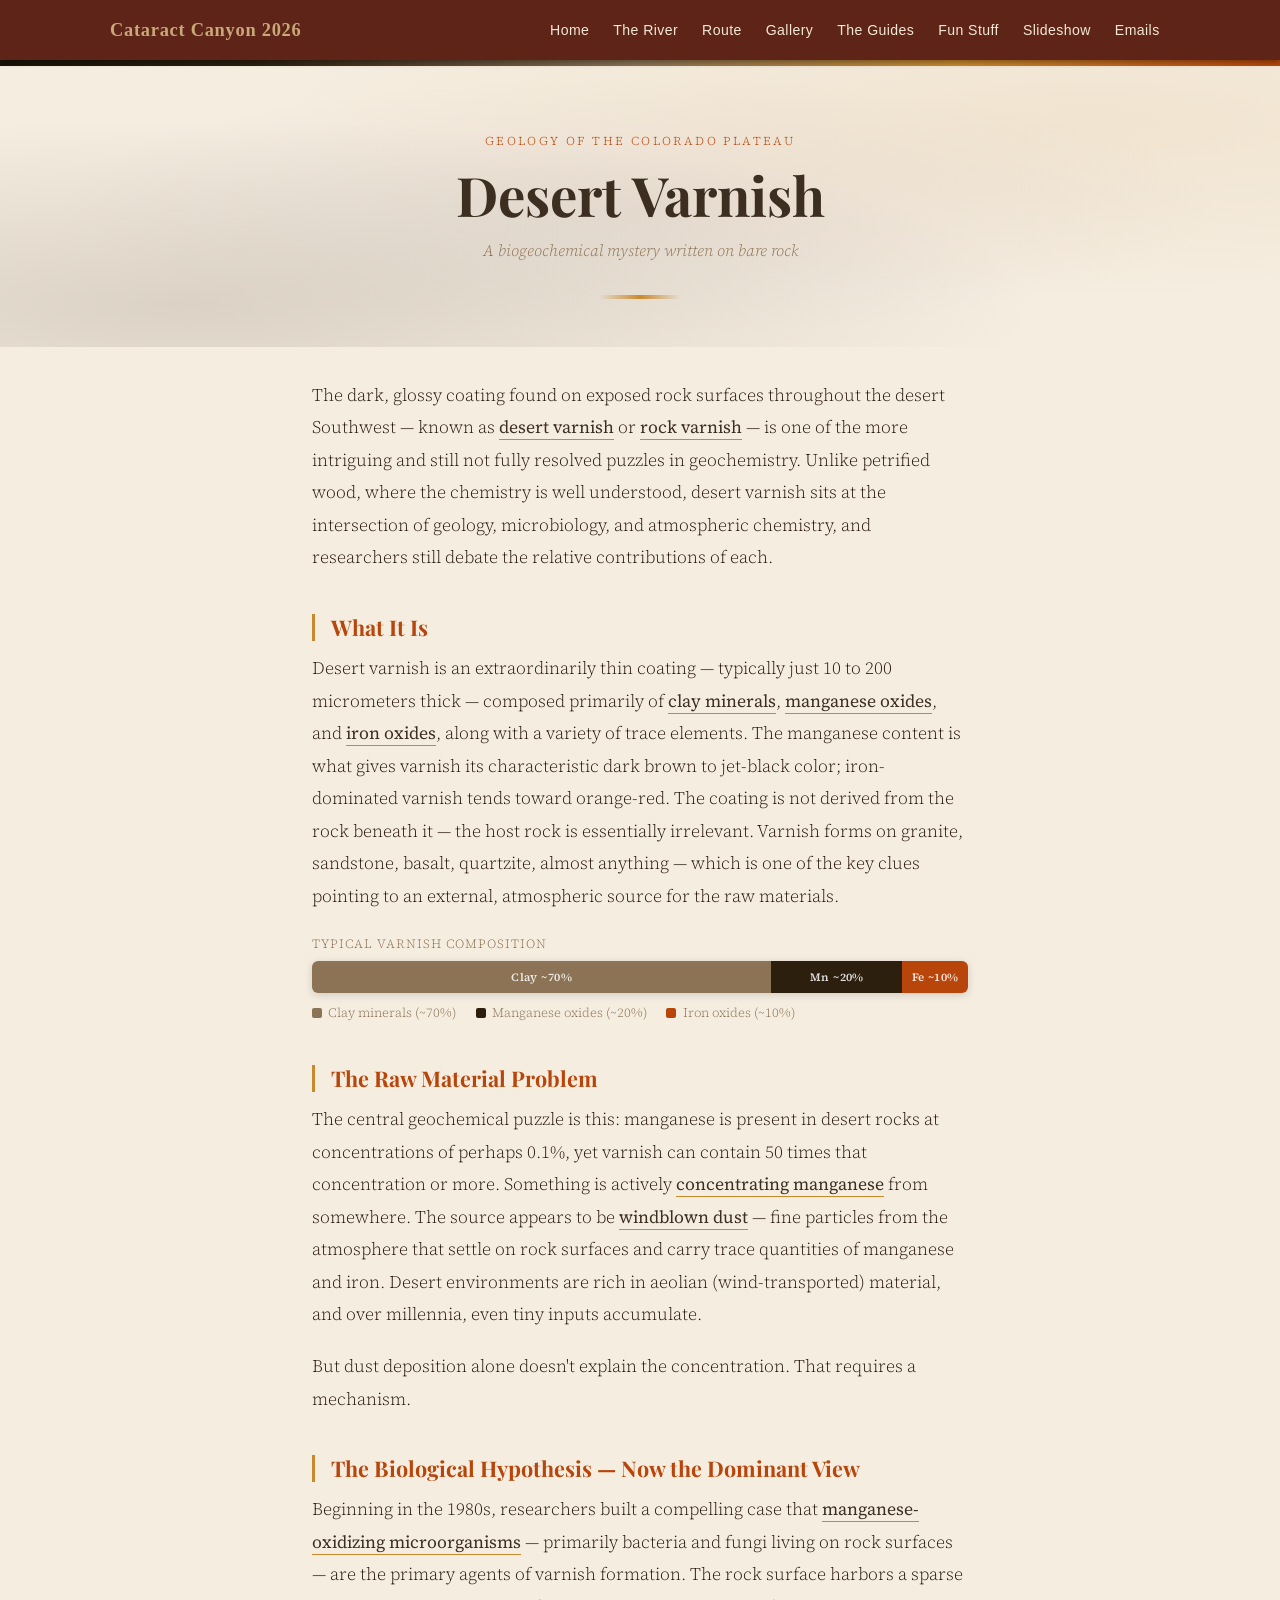
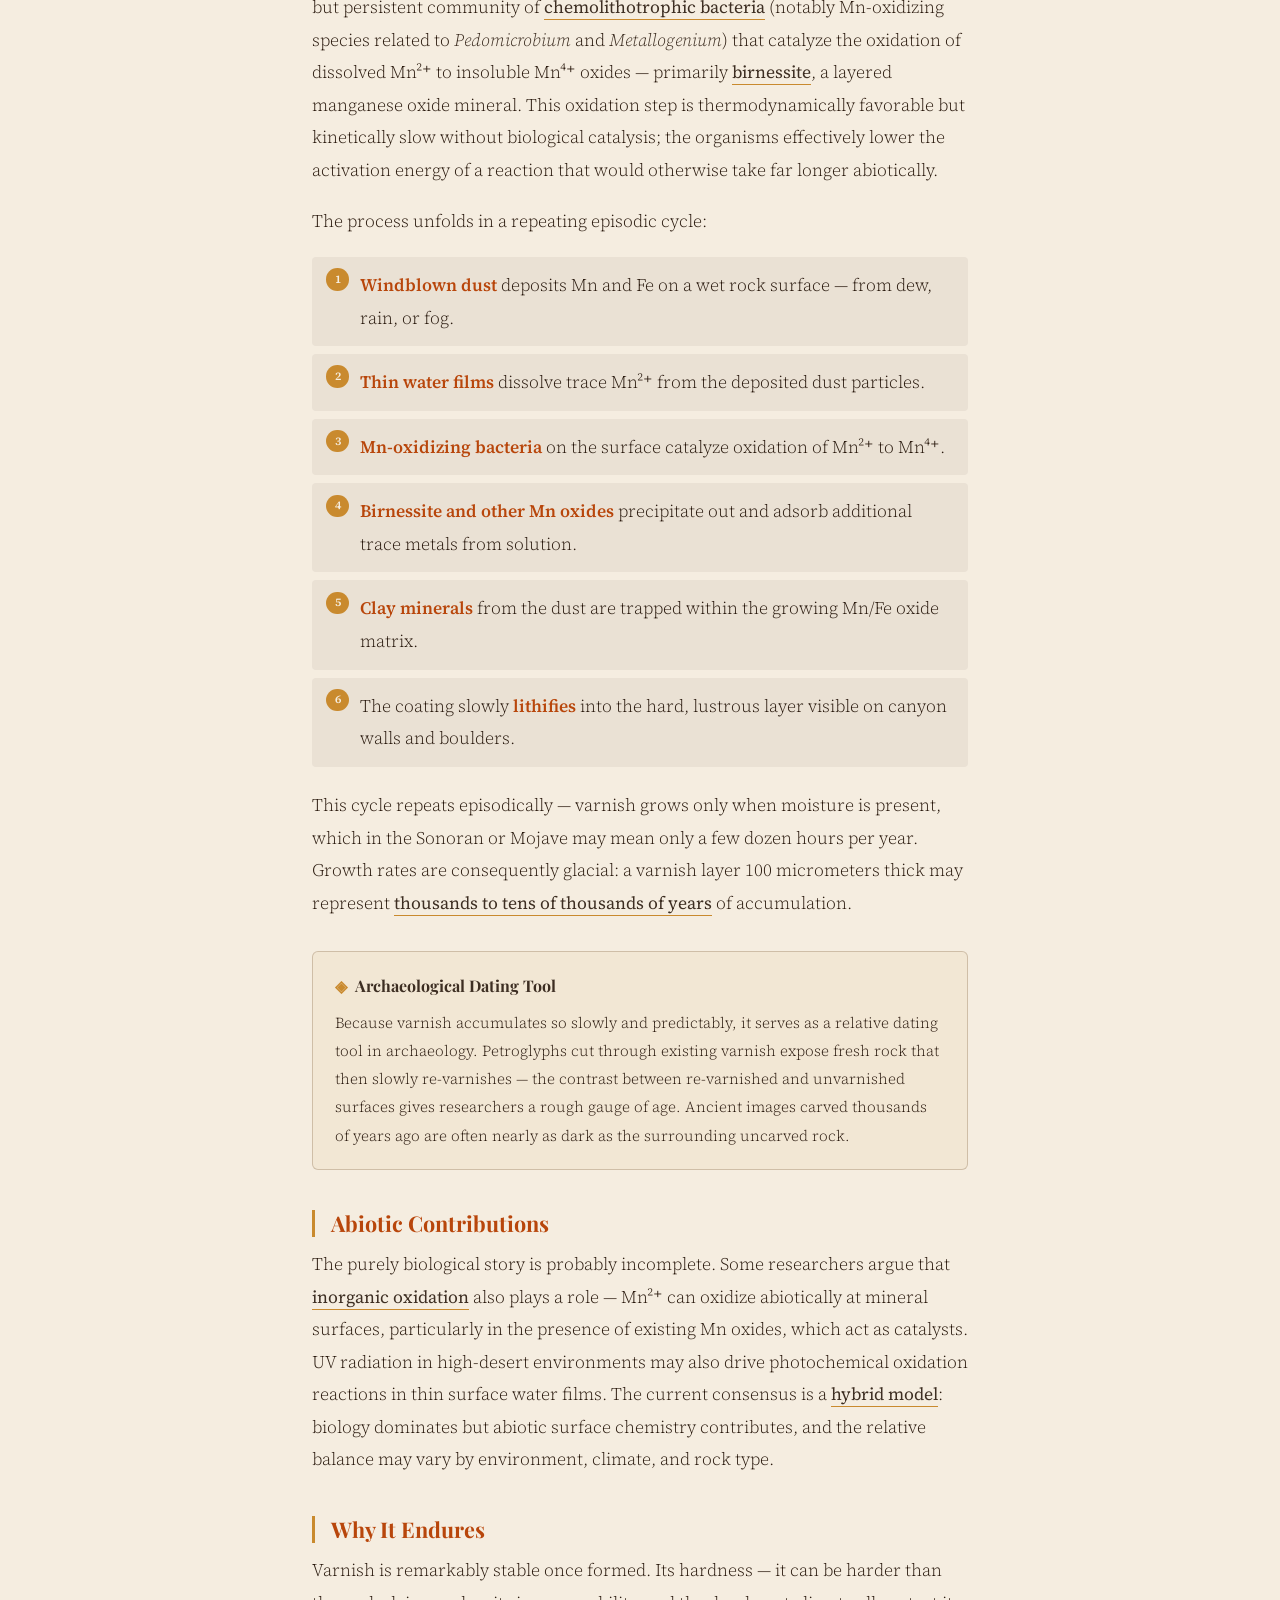
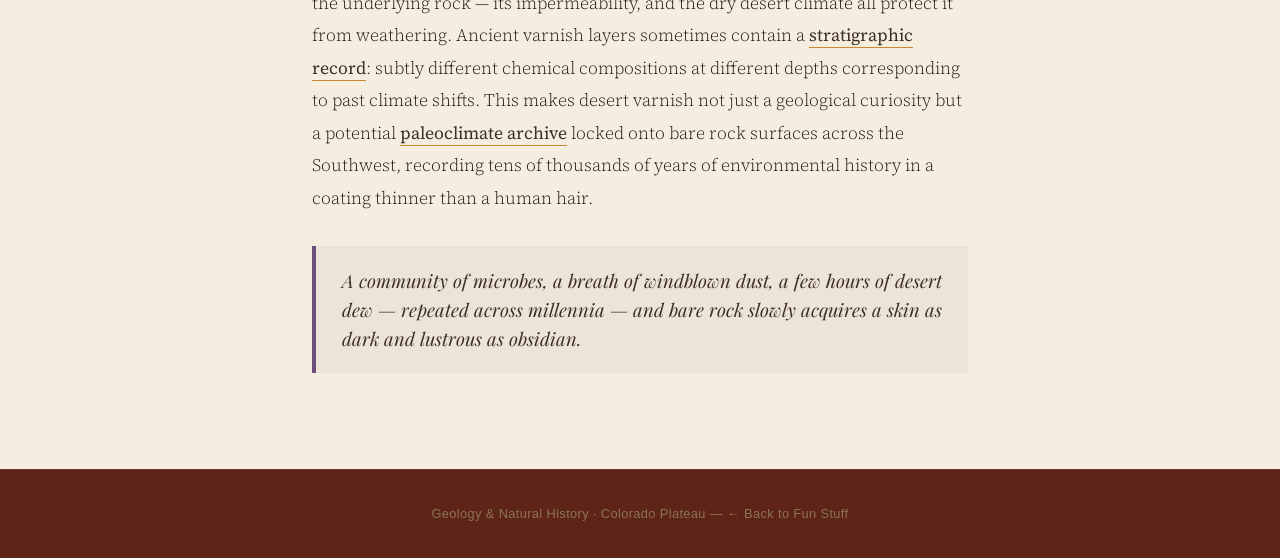
<file: desert_varnish.html>
<!DOCTYPE html>
<html lang="en">
<head>
  <meta charset="UTF-8" />
  <meta name="viewport" content="width=device-width, initial-scale=1.0" />
  <title>Desert Varnish: A Biogeochemical Mystery</title>
  <link href="https://fonts.googleapis.com/css2?family=Playfair+Display:ital,wght@0,400;0,700;1,400&family=Source+Serif+4:ital,wght@0,300;0,400;1,300&display=swap" rel="stylesheet" />
  <link rel="stylesheet" href="css/style.css" />
  <style>
    :root {
      --sand:     #e8d5b0;
      --rust:     #b8460b;
      --ochre:    #c98a2e;
      --deep:     #2a1a0e;
      --stone:    #8c7355;
      --cream:    #f5ede0;
      --purple:   #6b4c7a;
      --charcoal: #3d2e22;
      --varnish:  #1a1208;
      --dark-mn:  #2c1f0e;
    }

    *, *::before, *::after { box-sizing: border-box; margin: 0; padding: 0; }

    body {
      background-color: var(--cream);
      color: var(--deep);
      font-family: 'Source Serif 4', Georgia, serif;
      font-weight: 300;
      font-size: 1.1rem;
      line-height: 1.85;
      min-height: 100vh;
    }

    /* ── decorative top band ── */
    .band {
      height: 6px;
      background: linear-gradient(90deg,
        var(--varnish) 0%, var(--dark-mn) 20%, var(--stone) 50%, var(--ochre) 75%, var(--rust) 100%);
    }

    /* ── hero ── */
    header {
      position: relative;
      padding: 4rem 2rem 3rem;
      text-align: center;
      overflow: hidden;
    }
    header::before {
      content: '';
      position: absolute;
      inset: 0;
      background:
        radial-gradient(ellipse at 15% 85%, rgba(44,31,14,.13) 0%, transparent 55%),
        radial-gradient(ellipse at 85% 20%, rgba(201,138,46,.09) 0%, transparent 55%),
        radial-gradient(ellipse at 50% 50%, rgba(107,76,122,.07) 0%, transparent 65%);
      pointer-events: none;
    }

    .kicker {
      font-family: 'Source Serif 4', serif;
      font-size: .75rem;
      letter-spacing: .2em;
      text-transform: uppercase;
      color: var(--rust);
      margin-bottom: .75rem;
      opacity: 0;
      animation: fadeUp .6s .1s forwards;
    }

    h1 {
      font-family: 'Playfair Display', Georgia, serif;
      font-size: clamp(2rem, 5vw, 3.4rem);
      font-weight: 700;
      line-height: 1.15;
      color: var(--charcoal);
      max-width: 720px;
      margin: 0 auto .6rem;
      opacity: 0;
      animation: fadeUp .7s .25s forwards;
    }

    .subtitle {
      font-size: 1rem;
      font-style: italic;
      color: var(--stone);
      opacity: 0;
      animation: fadeUp .7s .4s forwards;
    }

    .ornament {
      display: block;
      margin: 1.8rem auto 0;
      width: 80px;
      height: 4px;
      background: linear-gradient(90deg, transparent, var(--ochre), transparent);
      opacity: 0;
      animation: fadeUp .6s .55s forwards;
    }

    /* ── article body ── */
    article {
      max-width: 720px;
      margin: 0 auto;
      padding: 2rem 2rem 4rem;
      opacity: 0;
      animation: fadeUp .8s .65s forwards;
    }

    h2 {
      font-family: 'Playfair Display', Georgia, serif;
      font-size: 1.35rem;
      font-weight: 700;
      color: var(--rust);
      margin: 2.5rem 0 .7rem;
      padding-left: 1rem;
      border-left: 3px solid var(--ochre);
    }

    p { margin-bottom: 1.2rem; }

    strong {
      font-weight: 400;
      color: var(--charcoal);
      border-bottom: 1px solid var(--ochre);
    }

    em {
      font-style: italic;
      color: var(--charcoal);
    }

    /* ── process steps ── */
    .process-steps {
      list-style: none;
      margin: 1rem 0 1.4rem;
      padding: 0;
      counter-reset: steps;
    }
    .process-steps li {
      position: relative;
      padding: .75rem 1rem .75rem 3rem;
      margin-bottom: .5rem;
      background: rgba(44,31,14,.05);
      border-radius: 4px;
      counter-increment: steps;
    }
    .process-steps li::before {
      content: counter(steps);
      position: absolute;
      left: .9rem;
      top: .7rem;
      width: 1.4rem;
      height: 1.4rem;
      background: var(--ochre);
      color: var(--cream);
      font-size: .72rem;
      font-weight: 600;
      border-radius: 50%;
      display: flex;
      align-items: center;
      justify-content: center;
      font-family: 'Source Serif 4', serif;
    }
    .process-steps li strong {
      border-bottom: none;
      color: var(--rust);
      font-weight: 600;
    }

    /* ── varnish composition bar ── */
    .comp-bar-wrap {
      margin: 1.2rem 0 .5rem;
    }
    .comp-bar-label {
      font-size: .78rem;
      letter-spacing: .08em;
      text-transform: uppercase;
      color: var(--stone);
      margin-bottom: .4rem;
    }
    .comp-bar {
      display: flex;
      height: 32px;
      border-radius: 6px;
      overflow: hidden;
      box-shadow: 0 2px 8px rgba(0,0,0,.15);
    }
    .comp-bar .seg {
      display: flex;
      align-items: center;
      justify-content: center;
      font-size: .7rem;
      font-weight: 600;
      color: rgba(255,255,255,.85);
      letter-spacing: .04em;
      transition: flex .4s ease;
    }
    .comp-bar .seg-clay  { flex: 70; background: #8c7355; }
    .comp-bar .seg-mn    { flex: 20; background: #2c1f0e; }
    .comp-bar .seg-fe    { flex: 10; background: #b8460b; }

    .comp-legend {
      display: flex;
      flex-wrap: wrap;
      gap: .4rem 1.2rem;
      font-size: .8rem;
      color: var(--stone);
      margin-top: .5rem;
      margin-bottom: 1.4rem;
    }
    .comp-legend span { display: flex; align-items: center; gap: .4rem; }
    .swatch {
      display: inline-block;
      width: 10px; height: 10px;
      border-radius: 2px;
      flex-shrink: 0;
    }

    /* ── info card: dating note ── */
    .info-card {
      margin: 2rem 0;
      padding: 1.2rem 1.4rem;
      border: 1px solid rgba(140,115,85,.35);
      border-radius: 6px;
      background: rgba(201,138,46,.06);
      font-size: .95rem;
    }
    .info-card .card-head {
      font-family: 'Playfair Display', serif;
      font-size: 1rem;
      font-weight: 700;
      color: var(--charcoal);
      margin-bottom: .5rem;
      display: flex;
      align-items: center;
      gap: .5rem;
    }
    .info-card .card-head::before {
      content: '◈';
      color: var(--ochre);
    }

    /* ── pull-quote ── */
    blockquote {
      margin: 2rem 0;
      padding: 1.2rem 1.6rem;
      border-left: 4px solid var(--purple);
      background: rgba(107,76,122,.06);
      font-family: 'Playfair Display', serif;
      font-style: italic;
      font-size: 1.15rem;
      color: var(--charcoal);
      line-height: 1.6;
    }

    /* ── footer ── */
    footer {
      text-align: center;
      padding: 2rem;
      font-size: .8rem;
      color: var(--stone);
      border-top: 1px solid rgba(140,115,85,.25);
    }

    /* ── animations ── */
    @keyframes fadeUp {
      from { opacity: 0; transform: translateY(18px); }
      to   { opacity: 1; transform: translateY(0); }
    }

    @media (max-width: 600px) {
      article { padding: 1.5rem 1.2rem 3rem; }
      .comp-bar .seg { font-size: 0; }
    }
  </style>
</head>
<body>

<!-- Site Navigation -->
<nav>
  <div class="nav-inner">
    <a class="nav-brand" href="index.html">Cataract Canyon 2026</a>
    <button class="nav-toggle" aria-label="Toggle navigation" aria-expanded="false">
      <span></span><span></span><span></span>
    </button>
    <ul class="nav-links">
      <li><a href="index.html">Home</a></li>
      <li><a href="river.html">The River</a></li>
      <li><a href="route.html">Route</a></li>
      <li><a href="gallery.html">Gallery</a></li>
      <li><a href="crew.html">The Guides</a></li>
      <li><a href="fun_stuff.html">Fun Stuff</a></li>
        <li><a href="slideshow.html">Slideshow</a></li>
        <li><a href="emails.html">Emails</a></li>
    </ul>
  </div>
</nav>
<div class="band"></div>

<header>
  <p class="kicker">Geology of the Colorado Plateau</p>
  <h1>Desert Varnish</h1>
  <p class="subtitle">A biogeochemical mystery written on bare rock</p>
  <span class="ornament"></span>
</header>

<article>

  <p>The dark, glossy coating found on exposed rock surfaces throughout the desert Southwest — known as <strong>desert varnish</strong> or <strong>rock varnish</strong> — is one of the more intriguing and still not fully resolved puzzles in geochemistry. Unlike petrified wood, where the chemistry is well understood, desert varnish sits at the intersection of geology, microbiology, and atmospheric chemistry, and researchers still debate the relative contributions of each.</p>

  <h2>What It Is</h2>

  <p>Desert varnish is an extraordinarily thin coating — typically just 10 to 200 micrometers thick — composed primarily of <strong>clay minerals</strong>, <strong>manganese oxides</strong>, and <strong>iron oxides</strong>, along with a variety of trace elements. The manganese content is what gives varnish its characteristic dark brown to jet-black color; iron-dominated varnish tends toward orange-red. The coating is not derived from the rock beneath it — the host rock is essentially irrelevant. Varnish forms on granite, sandstone, basalt, quartzite, almost anything — which is one of the key clues pointing to an external, atmospheric source for the raw materials.</p>

  <div class="comp-bar-wrap">
    <p class="comp-bar-label">Typical varnish composition</p>
    <div class="comp-bar">
      <div class="seg seg-clay">Clay ~70%</div>
      <div class="seg seg-mn">Mn ~20%</div>
      <div class="seg seg-fe">Fe ~10%</div>
    </div>
  </div>
  <div class="comp-legend">
    <span><span class="swatch" style="background:#8c7355;"></span>Clay minerals (~70%)</span>
    <span><span class="swatch" style="background:#2c1f0e;"></span>Manganese oxides (~20%)</span>
    <span><span class="swatch" style="background:#b8460b;"></span>Iron oxides (~10%)</span>
  </div>

  <h2>The Raw Material Problem</h2>

  <p>The central geochemical puzzle is this: manganese is present in desert rocks at concentrations of perhaps 0.1%, yet varnish can contain 50 times that concentration or more. Something is actively <strong>concentrating manganese</strong> from somewhere. The source appears to be <strong>windblown dust</strong> — fine particles from the atmosphere that settle on rock surfaces and carry trace quantities of manganese and iron. Desert environments are rich in aeolian (wind-transported) material, and over millennia, even tiny inputs accumulate.</p>

  <p>But dust deposition alone doesn't explain the concentration. That requires a mechanism.</p>

  <h2>The Biological Hypothesis — Now the Dominant View</h2>

  <p>Beginning in the 1980s, researchers built a compelling case that <strong>manganese-oxidizing microorganisms</strong> — primarily bacteria and fungi living on rock surfaces — are the primary agents of varnish formation. The rock surface harbors a sparse but persistent community of <strong>chemolithotrophic bacteria</strong> (notably Mn-oxidizing species related to <em>Pedomicrobium</em> and <em>Metallogenium</em>) that catalyze the oxidation of dissolved Mn²⁺ to insoluble Mn⁴⁺ oxides — primarily <strong>birnessite</strong>, a layered manganese oxide mineral. This oxidation step is thermodynamically favorable but kinetically slow without biological catalysis; the organisms effectively lower the activation energy of a reaction that would otherwise take far longer abiotically.</p>

  <p>The process unfolds in a repeating episodic cycle:</p>

  <ol class="process-steps">
    <li><strong>Windblown dust</strong> deposits Mn and Fe on a wet rock surface — from dew, rain, or fog.</li>
    <li><strong>Thin water films</strong> dissolve trace Mn²⁺ from the deposited dust particles.</li>
    <li><strong>Mn-oxidizing bacteria</strong> on the surface catalyze oxidation of Mn²⁺ to Mn⁴⁺.</li>
    <li><strong>Birnessite and other Mn oxides</strong> precipitate out and adsorb additional trace metals from solution.</li>
    <li><strong>Clay minerals</strong> from the dust are trapped within the growing Mn/Fe oxide matrix.</li>
    <li>The coating slowly <strong>lithifies</strong> into the hard, lustrous layer visible on canyon walls and boulders.</li>
  </ol>

  <p>This cycle repeats episodically — varnish grows only when moisture is present, which in the Sonoran or Mojave may mean only a few dozen hours per year. Growth rates are consequently glacial: a varnish layer 100 micrometers thick may represent <strong>thousands to tens of thousands of years</strong> of accumulation.</p>

  <div class="info-card">
    <div class="card-head">Archaeological Dating Tool</div>
    <p style="margin:0; font-size:.95rem;">Because varnish accumulates so slowly and predictably, it serves as a relative dating tool in archaeology. Petroglyphs cut through existing varnish expose fresh rock that then slowly re-varnishes — the contrast between re-varnished and unvarnished surfaces gives researchers a rough gauge of age. Ancient images carved thousands of years ago are often nearly as dark as the surrounding uncarved rock.</p>
  </div>

  <h2>Abiotic Contributions</h2>

  <p>The purely biological story is probably incomplete. Some researchers argue that <strong>inorganic oxidation</strong> also plays a role — Mn²⁺ can oxidize abiotically at mineral surfaces, particularly in the presence of existing Mn oxides, which act as catalysts. UV radiation in high-desert environments may also drive photochemical oxidation reactions in thin surface water films. The current consensus is a <strong>hybrid model</strong>: biology dominates but abiotic surface chemistry contributes, and the relative balance may vary by environment, climate, and rock type.</p>

  <h2>Why It Endures</h2>

  <p>Varnish is remarkably stable once formed. Its hardness — it can be harder than the underlying rock — its impermeability, and the dry desert climate all protect it from weathering. Ancient varnish layers sometimes contain a <strong>stratigraphic record</strong>: subtly different chemical compositions at different depths corresponding to past climate shifts. This makes desert varnish not just a geological curiosity but a potential <strong>paleoclimate archive</strong> locked onto bare rock surfaces across the Southwest, recording tens of thousands of years of environmental history in a coating thinner than a human hair.</p>

  <blockquote>
    A community of microbes, a breath of windblown dust, a few hours of desert dew — repeated across millennia — and bare rock slowly acquires a skin as dark and lustrous as obsidian.
  </blockquote>

</article>

<footer>
  Geology &amp; Natural History · Colorado Plateau &mdash;
  <a href="fun_stuff.html" style="color:var(--stone);">← Back to Fun Stuff</a>
</footer>

<script src="js/main.js"></script>
</body>
</html>
</file>
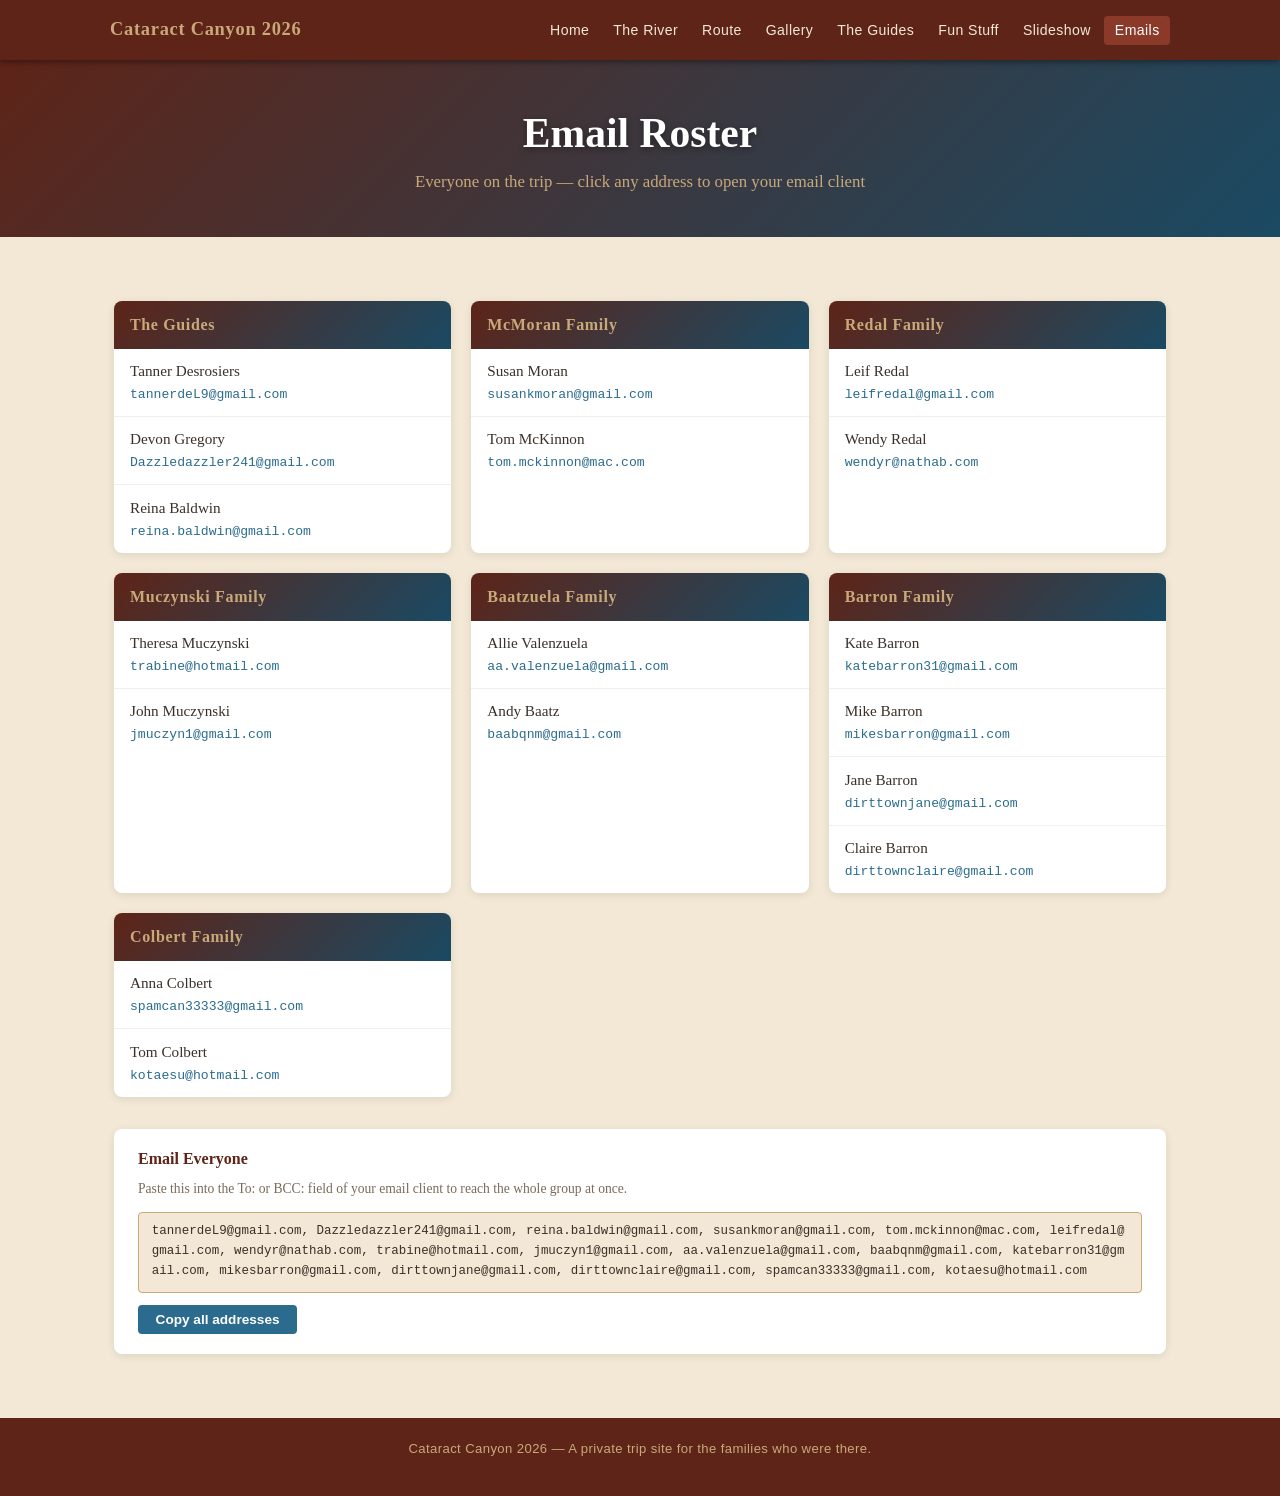
<file: emails.html>
<!DOCTYPE html>
<html lang="en">
<head>
  <meta charset="UTF-8" />
  <meta name="viewport" content="width=device-width, initial-scale=1.0" />
  <title>Emails — Cataract Canyon 2026</title>
  <link rel="stylesheet" href="css/style.css" />
  <style>
    .roster-grid {
      display: grid;
      grid-template-columns: repeat(auto-fill, minmax(280px, 1fr));
      gap: 1.25rem;
      margin-top: 1.5rem;
    }

    .roster-card {
      background: var(--white);
      border-radius: 8px;
      box-shadow: 0 2px 8px rgba(0,0,0,.09);
      overflow: hidden;
    }

    .roster-card-header {
      background: linear-gradient(135deg, var(--rust-dark) 0%, var(--river-dark) 100%);
      color: var(--sandstone);
      font-family: 'Palatino Linotype', Palatino, serif;
      font-size: 1rem;
      font-weight: bold;
      letter-spacing: 0.04em;
      padding: 0.65rem 1rem;
    }

    .roster-entry {
      display: flex;
      flex-direction: column;
      padding: 0.6rem 1rem;
      border-bottom: 1px solid rgba(0,0,0,.06);
    }

    .roster-entry:last-child {
      border-bottom: none;
    }

    .roster-name {
      font-size: 0.95rem;
      color: var(--text);
      font-weight: normal;
    }

    .roster-email {
      font-size: 0.82rem;
      font-family: monospace;
      color: var(--river);
      text-decoration: none;
      word-break: break-all;
    }

    .roster-email:hover {
      color: var(--rust);
      text-decoration: underline;
    }

    .copy-all-wrap {
      margin-top: 2rem;
      padding: 1.25rem 1.5rem;
      background: var(--white);
      border-radius: 8px;
      box-shadow: 0 2px 8px rgba(0,0,0,.09);
    }

    .copy-all-wrap h3 {
      margin-top: 0;
      margin-bottom: 0.5rem;
      font-size: 1rem;
    }

    .copy-all-wrap p {
      font-size: 0.85rem;
      color: var(--text-light);
      margin-bottom: 0.75rem;
    }

    .email-string {
      font-family: monospace;
      font-size: 0.78rem;
      background: var(--sand-light);
      border: 1px solid var(--sandstone);
      border-radius: 4px;
      padding: 0.6rem 0.8rem;
      word-break: break-all;
      color: var(--text);
      display: block;
      margin-bottom: 0.75rem;
      line-height: 1.6;
    }

    .btn-copy {
      font-family: sans-serif;
      font-size: 0.85rem;
      font-weight: 600;
      padding: 0.45rem 1.1rem;
      background: var(--river);
      color: var(--white);
      border: none;
      border-radius: 4px;
      cursor: pointer;
      transition: background 0.2s;
    }

    .btn-copy:hover { background: var(--river-dark); }
    .btn-copy.copied { background: #2a7a4a; }
  </style>
</head>
<body>

  <!-- Navigation -->
  <nav>
    <div class="nav-inner">
      <a class="nav-brand" href="index.html">Cataract Canyon 2026</a>
      <button class="nav-toggle" aria-label="Toggle navigation" aria-expanded="false">
        <span></span><span></span><span></span>
      </button>
      <ul class="nav-links">
        <li><a href="index.html">Home</a></li>
        <li><a href="river.html">The River</a></li>
        <li><a href="route.html">Route</a></li>
        <li><a href="gallery.html">Gallery</a></li>
        <li><a href="crew.html">The Guides</a></li>
        <li><a href="fun_stuff.html">Fun Stuff</a></li>
        <li><a href="slideshow.html">Slideshow</a></li>
        <li><a href="emails.html">Emails</a></li>
      </ul>
    </div>
  </nav>

  <!-- Page Header -->
  <header class="page-header">
    <h1>Email Roster</h1>
    <p>Everyone on the trip — click any address to open your email client</p>
  </header>

  <main class="page-content wide">

    <div class="roster-grid">

      <!-- Guides -->
      <div class="roster-card">
        <div class="roster-card-header">The Guides</div>
        <div class="roster-entry">
          <span class="roster-name">Tanner Desrosiers</span>
          <a class="roster-email" href="mailto:tannerdeL9@gmail.com">tannerdeL9@gmail.com</a>
        </div>
        <div class="roster-entry">
          <span class="roster-name">Devon Gregory</span>
          <a class="roster-email" href="mailto:Dazzledazzler241@gmail.com">Dazzledazzler241@gmail.com</a>
        </div>
        <div class="roster-entry">
          <span class="roster-name">Reina Baldwin</span>
          <a class="roster-email" href="mailto:reina.baldwin@gmail.com">reina.baldwin@gmail.com</a>
        </div>
      </div>

      <!-- McMoran -->
      <div class="roster-card">
        <div class="roster-card-header">McMoran Family</div>
        <div class="roster-entry">
          <span class="roster-name">Susan Moran</span>
          <a class="roster-email" href="mailto:susankmoran@gmail.com">susankmoran@gmail.com</a>
        </div>
        <div class="roster-entry">
          <span class="roster-name">Tom McKinnon</span>
          <a class="roster-email" href="mailto:tom.mckinnon@mac.com">tom.mckinnon@mac.com</a>
        </div>
      </div>

      <!-- Redal -->
      <div class="roster-card">
        <div class="roster-card-header">Redal Family</div>
        <div class="roster-entry">
          <span class="roster-name">Leif Redal</span>
          <a class="roster-email" href="mailto:leifredal@gmail.com">leifredal@gmail.com</a>
        </div>
        <div class="roster-entry">
          <span class="roster-name">Wendy Redal</span>
          <a class="roster-email" href="mailto:wendyr@nathab.com">wendyr@nathab.com</a>
        </div>
      </div>

      <!-- Muczynski -->
      <div class="roster-card">
        <div class="roster-card-header">Muczynski Family</div>
        <div class="roster-entry">
          <span class="roster-name">Theresa Muczynski</span>
          <a class="roster-email" href="mailto:trabine@hotmail.com">trabine@hotmail.com</a>
        </div>
        <div class="roster-entry">
          <span class="roster-name">John Muczynski</span>
          <a class="roster-email" href="mailto:jmuczyn1@gmail.com">jmuczyn1@gmail.com</a>
        </div>
      </div>

      <!-- Baatzuela -->
      <div class="roster-card">
        <div class="roster-card-header">Baatzuela Family</div>
        <div class="roster-entry">
          <span class="roster-name">Allie Valenzuela</span>
          <a class="roster-email" href="mailto:aa.valenzuela@gmail.com">aa.valenzuela@gmail.com</a>
        </div>
        <div class="roster-entry">
          <span class="roster-name">Andy Baatz</span>
          <a class="roster-email" href="mailto:baabqnm@gmail.com">baabqnm@gmail.com</a>
        </div>
      </div>

      <!-- Barron -->
      <div class="roster-card">
        <div class="roster-card-header">Barron Family</div>
        <div class="roster-entry">
          <span class="roster-name">Kate Barron</span>
          <a class="roster-email" href="mailto:katebarron31@gmail.com">katebarron31@gmail.com</a>
        </div>
        <div class="roster-entry">
          <span class="roster-name">Mike Barron</span>
          <a class="roster-email" href="mailto:mikesbarron@gmail.com">mikesbarron@gmail.com</a>
        </div>
        <div class="roster-entry">
          <span class="roster-name">Jane Barron</span>
          <a class="roster-email" href="mailto:dirttownjane@gmail.com">dirttownjane@gmail.com</a>
        </div>
        <div class="roster-entry">
          <span class="roster-name">Claire Barron</span>
          <a class="roster-email" href="mailto:dirttownclaire@gmail.com">dirttownclaire@gmail.com</a>
        </div>
      </div>

      <!-- Colbert -->
      <div class="roster-card">
        <div class="roster-card-header">Colbert Family</div>
        <div class="roster-entry">
          <span class="roster-name">Anna Colbert</span>
          <a class="roster-email" href="mailto:spamcan33333@gmail.com">spamcan33333@gmail.com</a>
        </div>
        <div class="roster-entry">
          <span class="roster-name">Tom Colbert</span>
          <a class="roster-email" href="mailto:kotaesu@hotmail.com">kotaesu@hotmail.com</a>
        </div>
      </div>

    </div>

    <!-- Copy-all section -->
    <div class="copy-all-wrap">
      <h3>Email Everyone</h3>
      <p>Paste this into the To: or BCC: field of your email client to reach the whole group at once.</p>
      <code class="email-string" id="emailString">tannerdeL9@gmail.com, Dazzledazzler241@gmail.com, reina.baldwin@gmail.com, susankmoran@gmail.com, tom.mckinnon@mac.com, leifredal@gmail.com, wendyr@nathab.com, trabine@hotmail.com, jmuczyn1@gmail.com, aa.valenzuela@gmail.com, baabqnm@gmail.com, katebarron31@gmail.com, mikesbarron@gmail.com, dirttownjane@gmail.com, dirttownclaire@gmail.com, spamcan33333@gmail.com, kotaesu@hotmail.com</code>
      <button class="btn-copy" id="copyBtn" onclick="copyEmails()">Copy all addresses</button>
    </div>

  </main>

  <footer>
    <p>Cataract Canyon 2026 &mdash; A private trip site for the families who were there.</p>
  </footer>

  <script src="js/main.js"></script>
  <script>
    function copyEmails() {
      const text = document.getElementById('emailString').textContent;
      navigator.clipboard.writeText(text).then(() => {
        const btn = document.getElementById('copyBtn');
        btn.textContent = '✓ Copied!';
        btn.classList.add('copied');
        setTimeout(() => {
          btn.textContent = 'Copy all addresses';
          btn.classList.remove('copied');
        }, 2500);
      });
    }
  </script>

</body>
</html>
</file>
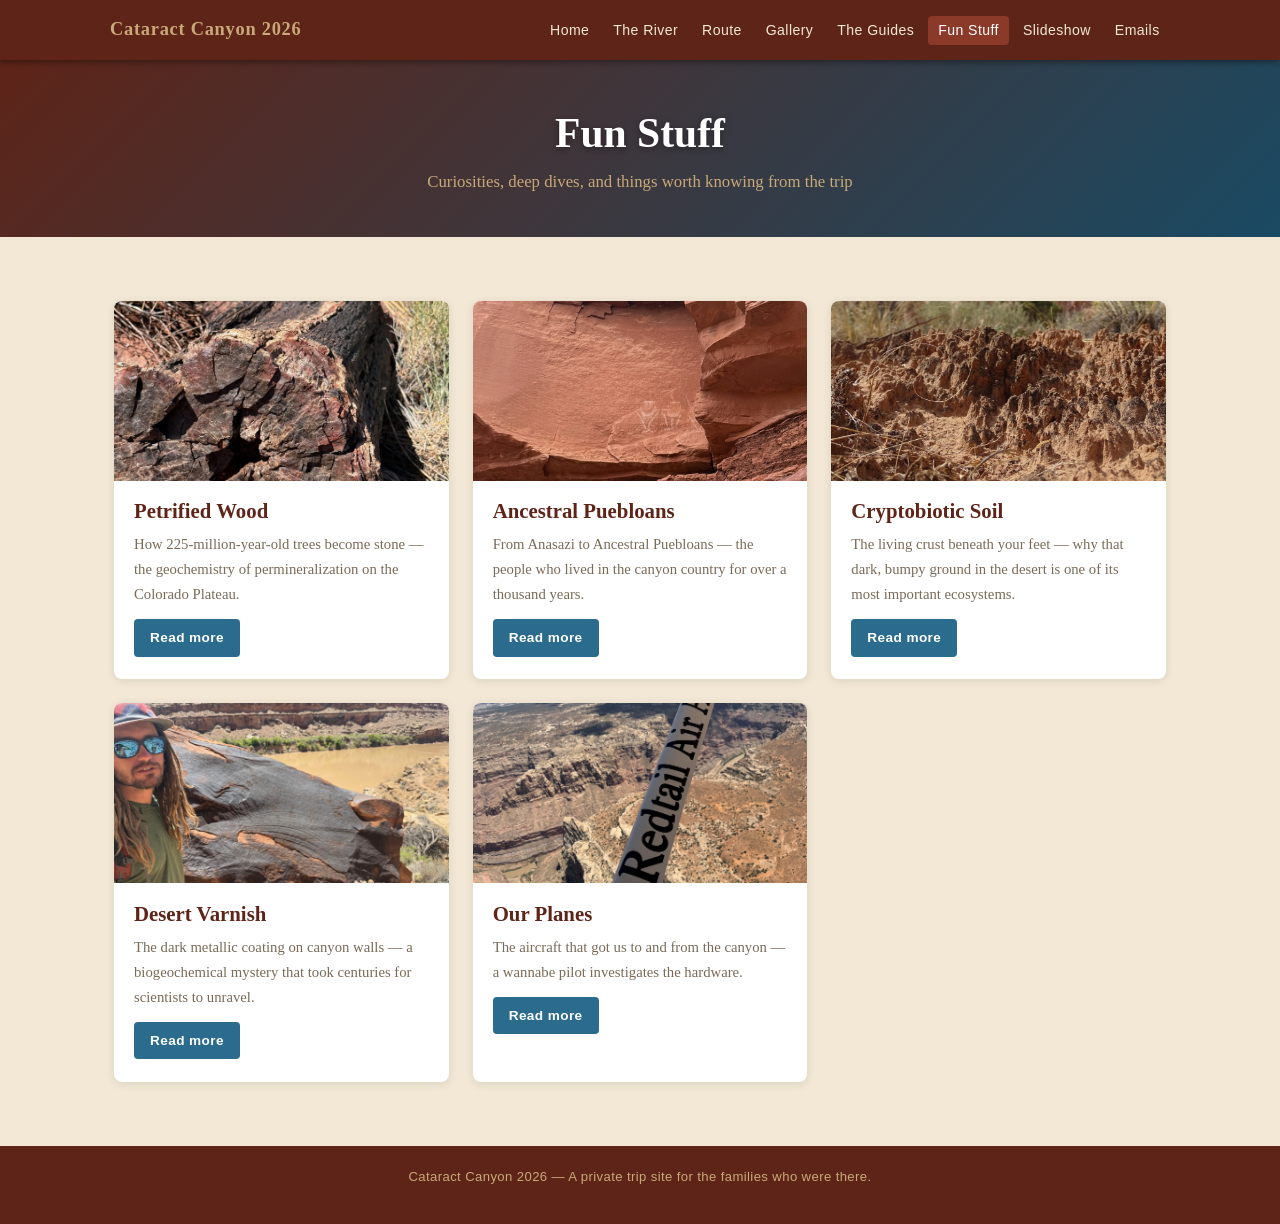
<file: fun_stuff.html>
<!DOCTYPE html>
<html lang="en">
<head>
  <meta charset="UTF-8" />
  <meta name="viewport" content="width=device-width, initial-scale=1.0" />
  <title>Fun Stuff — Cataract Canyon 2026</title>
  <link rel="stylesheet" href="css/style.css" />
</head>
<body>

  <!-- Navigation -->
  <nav>
    <div class="nav-inner">
      <a class="nav-brand" href="index.html">Cataract Canyon 2026</a>
      <button class="nav-toggle" aria-label="Toggle navigation" aria-expanded="false">
        <span></span><span></span><span></span>
      </button>
      <ul class="nav-links">
        <li><a href="index.html">Home</a></li>
        <li><a href="river.html">The River</a></li>
        <li><a href="route.html">Route</a></li>
        <li><a href="gallery.html">Gallery</a></li>
        <li><a href="crew.html">The Guides</a></li>
        <li><a href="fun_stuff.html">Fun Stuff</a></li>
        <li><a href="slideshow.html">Slideshow</a></li>
        <li><a href="emails.html">Emails</a></li>
      </ul>
    </div>
  </nav>

  <!-- Page Header -->
  <header class="page-header">
    <h1>Fun Stuff</h1>
    <p>Curiosities, deep dives, and things worth knowing from the trip</p>
  </header>

  <main class="page-content wide">

    <div class="card-grid">

      <div class="card">
        <img src="images/petrified_wood.jpeg" alt="Petrified wood" class="card-img" />
        <div class="card-body">
          <h3>Petrified Wood</h3>
          <p>How 225-million-year-old trees become stone — the geochemistry of permineralization on the Colorado Plateau.</p>
          <a href="petrified_wood.html" class="btn btn-river">Read more</a>
        </div>
      </div>

      <div class="card">
        <img src="images/ancestral_puebloans.jpeg" alt="Ancestral Puebloans" class="card-img" />
        <div class="card-body">
          <h3>Ancestral Puebloans</h3>
          <p>From Anasazi to Ancestral Puebloans — the people who lived in the canyon country for over a thousand years.</p>
          <a href="ancestral_puebloans.html" class="btn btn-river">Read more</a>
        </div>
      </div>

      <div class="card">
        <img src="images/cryptobiotic_soil.jpeg" alt="Cryptobiotic soil" class="card-img" />
        <div class="card-body">
          <h3>Cryptobiotic Soil</h3>
          <p>The living crust beneath your feet — why that dark, bumpy ground in the desert is one of its most important ecosystems.</p>
          <a href="cryptobiotic_soil.html" class="btn btn-river">Read more</a>
        </div>
      </div>

      <div class="card">
        <img src="images/desert_varnish.jpeg" alt="Desert varnish" class="card-img" />
        <div class="card-body">
          <h3>Desert Varnish</h3>
          <p>The dark metallic coating on canyon walls — a biogeochemical mystery that took centuries for scientists to unravel.</p>
          <a href="desert_varnish.html" class="btn btn-river">Read more</a>
        </div>
      </div>

      <div class="card">
        <img src="images/plane_banner.jpeg" alt="Our planes" class="card-img" />
        <div class="card-body">
          <h3>Our Planes</h3>
          <p>The aircraft that got us to and from the canyon — a wannabe pilot investigates the hardware.</p>
          <a href="our_planes.html" class="btn btn-river">Read more</a>
        </div>
      </div>

    </div>

  </main>

  <footer>
    <p>Cataract Canyon 2026 &mdash; A private trip site for the families who were there.</p>
  </footer>

  <script src="js/main.js"></script>
</body>
</html>
</file>
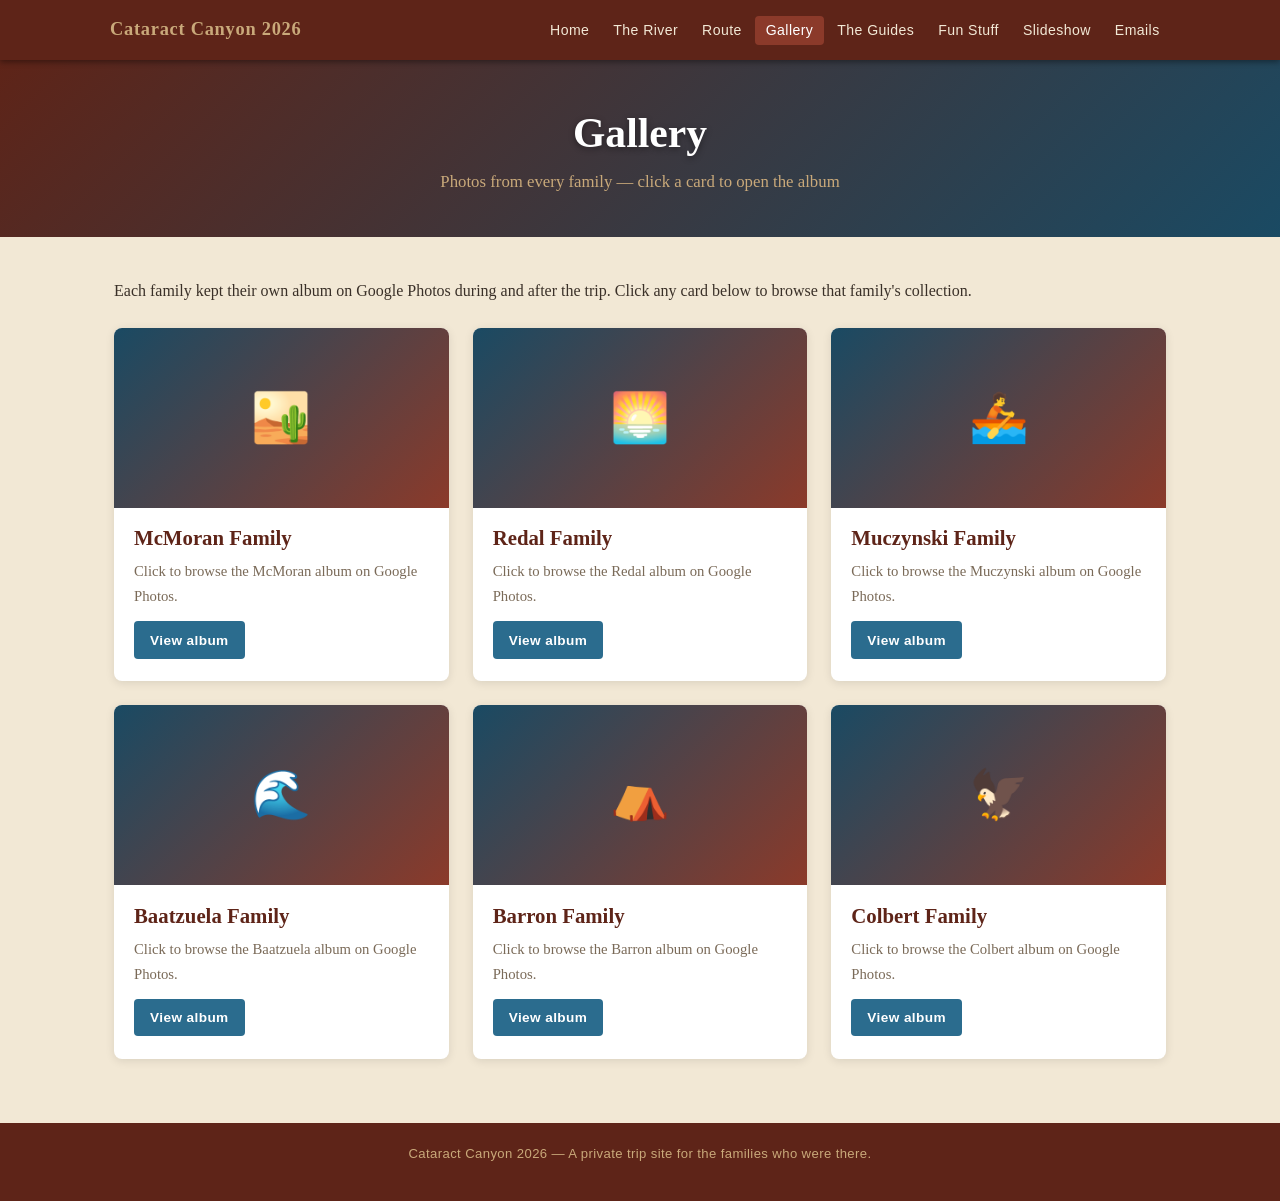
<file: gallery.html>
<!DOCTYPE html>
<html lang="en">
<head>
  <meta charset="UTF-8" />
  <meta name="viewport" content="width=device-width, initial-scale=1.0" />
  <title>Gallery — Cataract Canyon 2026</title>
  <link rel="stylesheet" href="css/style.css" />
</head>
<body>

  <!-- Navigation -->
  <nav>
    <div class="nav-inner">
      <a class="nav-brand" href="index.html">Cataract Canyon 2026</a>
      <button class="nav-toggle" aria-label="Toggle navigation" aria-expanded="false">
        <span></span><span></span><span></span>
      </button>
      <ul class="nav-links">
        <li><a href="index.html">Home</a></li>
        <li><a href="river.html">The River</a></li>
        <li><a href="route.html">Route</a></li>
        <li><a href="gallery.html">Gallery</a></li>
        <li><a href="crew.html">The Guides</a></li>
        <li><a href="fun_stuff.html">Fun Stuff</a></li>
        <li><a href="slideshow.html">Slideshow</a></li>
        <li><a href="emails.html">Emails</a></li>
      </ul>
    </div>
  </nav>

  <!-- Page Header -->
  <header class="page-header">
    <h1>Gallery</h1>
    <p>Photos from every family — click a card to open the album</p>
  </header>

  <main class="page-content wide">

    <p>
      Each family kept their own album on Google Photos during and after the trip.
      Click any card below to browse that family's collection.
    </p>

    <div class="card-grid">

      <div class="card">
        <div class="card-img-placeholder">🏜️</div>
        <div class="card-body">
          <h3>McMoran Family</h3>
          <p>Click to browse the McMoran album on Google Photos.</p>
          <a href="https://photos.app.goo.gl/7r7n1m3v4BnScXVc6"
             target="_blank" rel="noopener"
             class="btn btn-river">View album</a>
        </div>
      </div>

      <div class="card">
        <div class="card-img-placeholder">🌅</div>
        <div class="card-body">
          <h3>Redal Family</h3>
          <p>Click to browse the Redal album on Google Photos.</p>
          <a href="https://photos.app.goo.gl/pj7CTDq1LLrfG5SP6"
             target="_blank" rel="noopener"
             class="btn btn-river">View album</a>
        </div>
      </div>

      <div class="card">
        <div class="card-img-placeholder">🚣</div>
        <div class="card-body">
          <h3>Muczynski Family</h3>
          <p>Click to browse the Muczynski album on Google Photos.</p>
          <a href="https://photos.app.goo.gl/SNULKKLS4spxjZX5A"
             target="_blank" rel="noopener"
             class="btn btn-river">View album</a>
        </div>
      </div>

      <div class="card">
        <div class="card-img-placeholder">🌊</div>
        <div class="card-body">
          <h3>Baatzuela Family</h3>
          <p>Click to browse the Baatzuela album on Google Photos.</p>
          <a href="https://photos.app.goo.gl/DYmmSMn3Y5Kj2QX28"
             target="_blank" rel="noopener"
             class="btn btn-river">View album</a>
        </div>
      </div>

      <div class="card">
        <div class="card-img-placeholder">⛺</div>
        <div class="card-body">
          <h3>Barron Family</h3>
          <p>Click to browse the Barron album on Google Photos.</p>
          <a href="https://photos.app.goo.gl/aBrRj4jPzvuHb4d46"
             target="_blank" rel="noopener"
             class="btn btn-river">View album</a>
        </div>
      </div>

      <div class="card">
        <div class="card-img-placeholder">🦅</div>
        <div class="card-body">
          <h3>Colbert Family</h3>
          <p>Click to browse the Colbert album on Google Photos.</p>
          <a href="https://photos.app.goo.gl/XgzCgbP67caGqnLGA"
             target="_blank" rel="noopener"
             class="btn btn-river">View album</a>
        </div>
      </div>

    </div>

  </main>

  <footer>
    <p>Cataract Canyon 2026 &mdash; A private trip site for the families who were there.</p>
  </footer>

  <script src="js/main.js"></script>
</body>
</html>
</file>
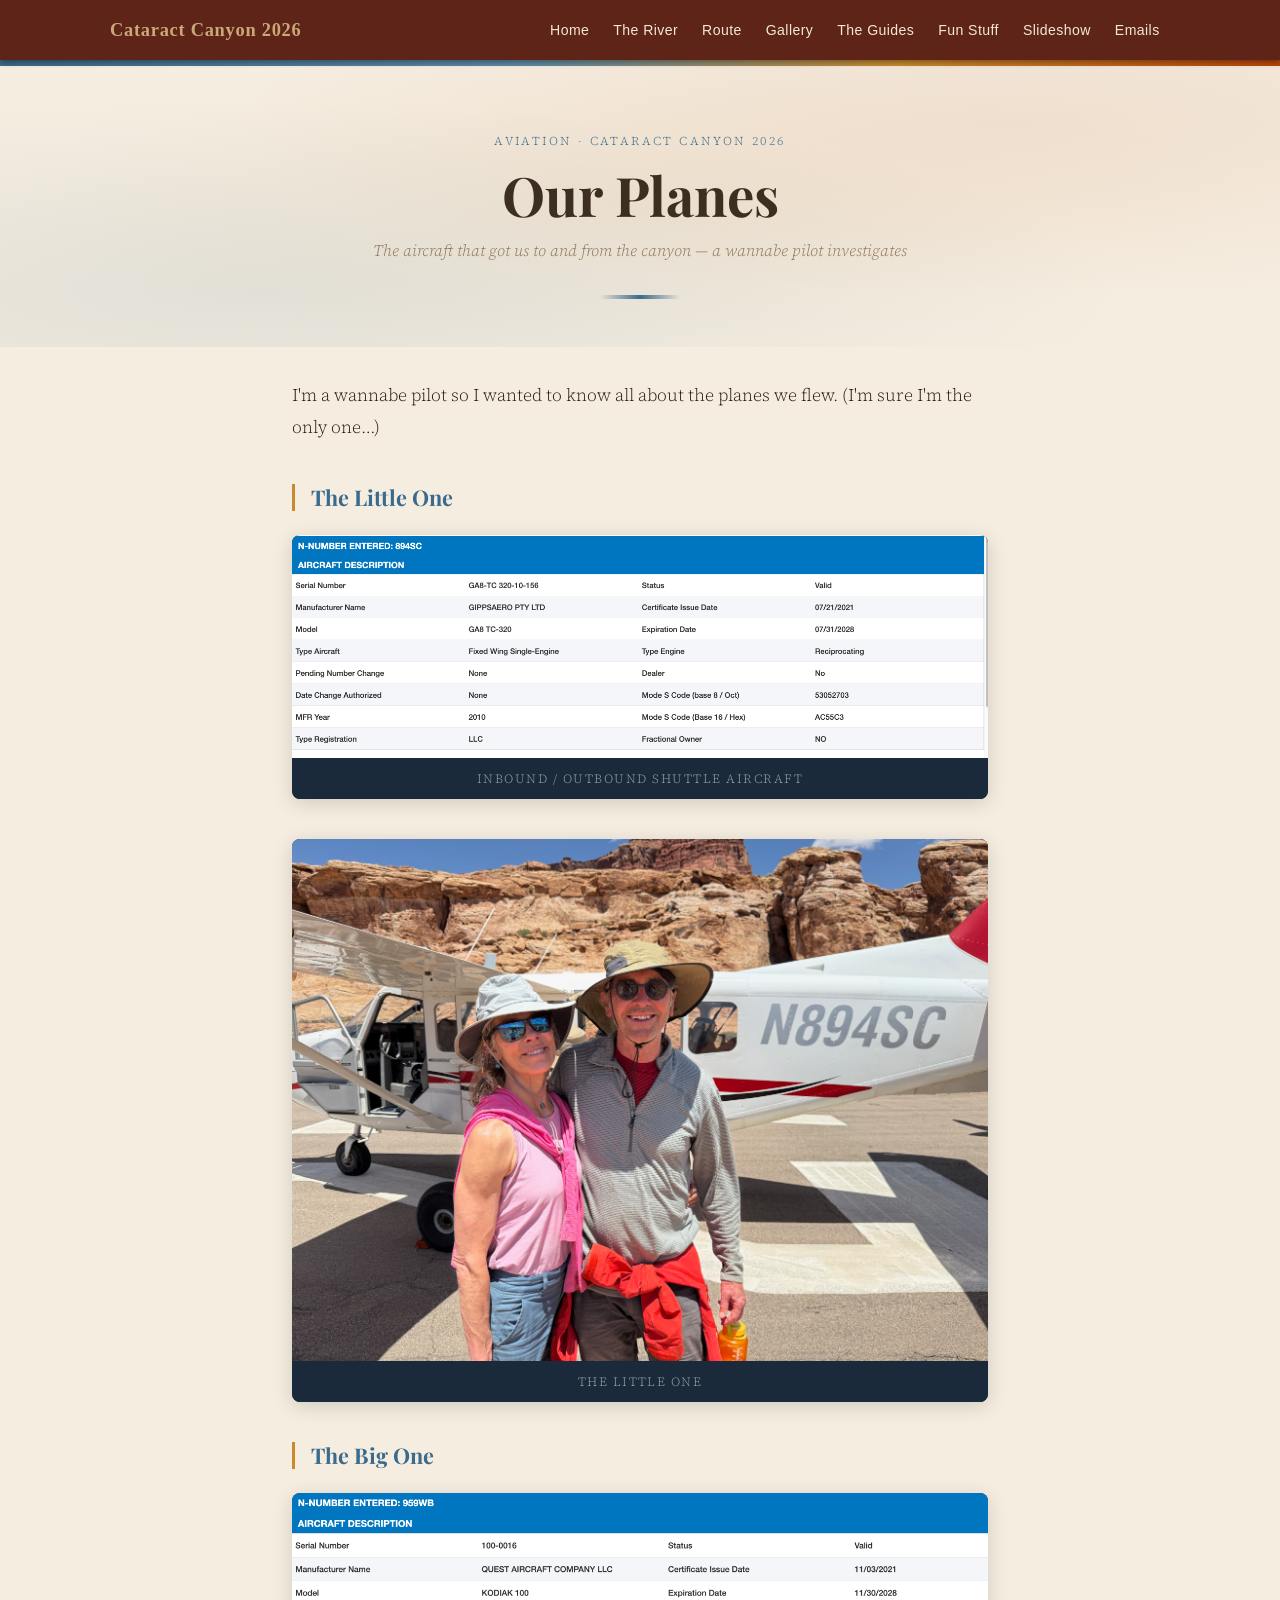
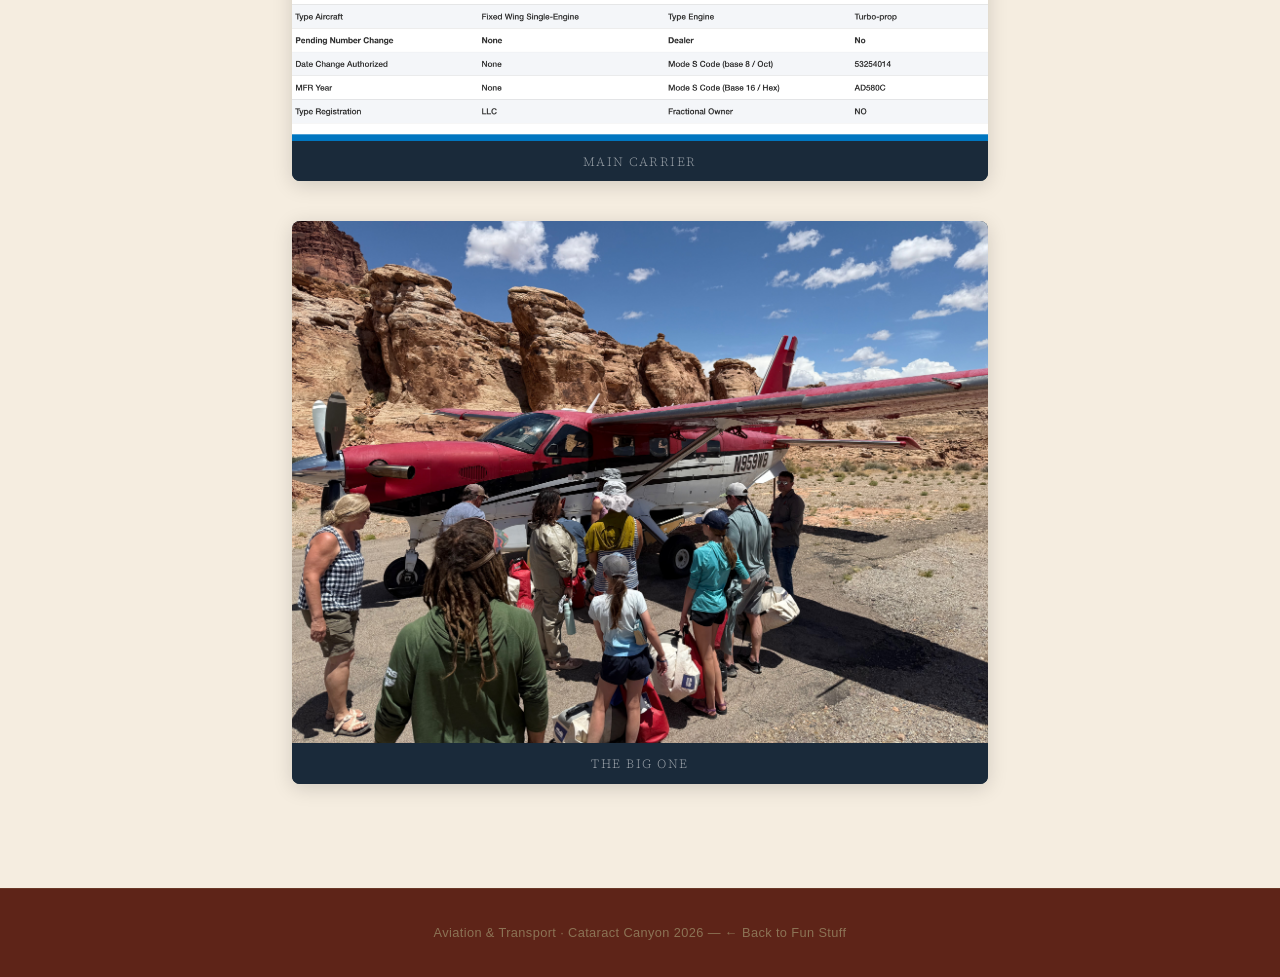
<file: our_planes.html>
<!DOCTYPE html>
<html lang="en">
<head>
  <meta charset="UTF-8" />
  <meta name="viewport" content="width=device-width, initial-scale=1.0" />
  <title>Our Planes — Cataract Canyon 2026</title>
  <link href="https://fonts.googleapis.com/css2?family=Playfair+Display:ital,wght@0,400;0,700;1,400&family=Source+Serif+4:ital,wght@0,300;0,400;1,300&display=swap" rel="stylesheet" />
  <link rel="stylesheet" href="css/style.css" />
  <style>
    :root {
      --sand:     #e8d5b0;
      --rust:     #b8460b;
      --ochre:    #c98a2e;
      --deep:     #2a1a0e;
      --stone:    #8c7355;
      --cream:    #f5ede0;
      --sky:      #3a6a8c;
      --horizon:  #5a8aaa;
      --charcoal: #3d2e22;
    }

    *, *::before, *::after { box-sizing: border-box; margin: 0; padding: 0; }

    body {
      background-color: var(--cream);
      color: var(--deep);
      font-family: 'Source Serif 4', Georgia, serif;
      font-weight: 300;
      font-size: 1.1rem;
      line-height: 1.85;
      min-height: 100vh;
    }

    /* ── decorative top band ── */
    .band {
      height: 6px;
      background: linear-gradient(90deg,
        var(--sky) 0%, var(--horizon) 40%, var(--ochre) 70%, var(--rust) 100%);
    }

    /* ── hero ── */
    header {
      position: relative;
      padding: 4rem 2rem 3rem;
      text-align: center;
      overflow: hidden;
    }
    header::before {
      content: '';
      position: absolute;
      inset: 0;
      background:
        radial-gradient(ellipse at 20% 80%, rgba(58,106,140,.10) 0%, transparent 60%),
        radial-gradient(ellipse at 80% 20%, rgba(184,70,11,.08) 0%, transparent 55%),
        radial-gradient(ellipse at 50% 50%, rgba(201,138,46,.06) 0%, transparent 70%);
      pointer-events: none;
    }

    .kicker {
      font-family: 'Source Serif 4', serif;
      font-size: .75rem;
      letter-spacing: .2em;
      text-transform: uppercase;
      color: var(--sky);
      margin-bottom: .75rem;
      opacity: 0;
      animation: fadeUp .6s .1s forwards;
    }

    h1 {
      font-family: 'Playfair Display', Georgia, serif;
      font-size: clamp(2rem, 5vw, 3.4rem);
      font-weight: 700;
      line-height: 1.15;
      color: var(--charcoal);
      max-width: 720px;
      margin: 0 auto .6rem;
      opacity: 0;
      animation: fadeUp .7s .25s forwards;
    }

    .subtitle {
      font-size: 1rem;
      font-style: italic;
      color: var(--stone);
      opacity: 0;
      animation: fadeUp .7s .4s forwards;
    }

    .ornament {
      display: block;
      margin: 1.8rem auto 0;
      width: 80px;
      height: 4px;
      background: linear-gradient(90deg, transparent, var(--sky), transparent);
      opacity: 0;
      animation: fadeUp .6s .55s forwards;
    }

    /* ── article body ── */
    article {
      max-width: 760px;
      margin: 0 auto;
      padding: 2rem 2rem 4rem;
      opacity: 0;
      animation: fadeUp .8s .65s forwards;
    }

    h2 {
      font-family: 'Playfair Display', Georgia, serif;
      font-size: 1.35rem;
      font-weight: 700;
      color: var(--sky);
      margin: 2.5rem 0 .7rem;
      padding-left: 1rem;
      border-left: 3px solid var(--ochre);
    }

    p { margin-bottom: 1.2rem; }

    strong {
      font-weight: 400;
      color: var(--charcoal);
      border-bottom: 1px solid var(--ochre);
    }

    /* ── plane images ── */
    .plane-card {
      margin: 1.5rem 0 2.5rem;
      border-radius: 8px;
      overflow: hidden;
      box-shadow: 0 4px 20px rgba(0,0,0,.15);
      background: #1a2a3a;
    }

    .plane-card img {
      display: block;
      width: 100%;
      height: auto;
    }

    .plane-label {
      font-family: 'Source Serif 4', serif;
      font-size: .78rem;
      letter-spacing: .12em;
      text-transform: uppercase;
      color: rgba(255,255,255,.55);
      background: #1a2a3a;
      padding: .55rem 1rem;
      text-align: center;
    }

    /* ── spec table ── */
    .spec-table {
      width: 100%;
      border-collapse: collapse;
      margin: 1rem 0 1.5rem;
      font-size: .92rem;
    }

    .spec-table th {
      text-align: left;
      font-family: 'Source Serif 4', serif;
      font-weight: 600;
      font-size: .75rem;
      letter-spacing: .1em;
      text-transform: uppercase;
      color: var(--sky);
      border-bottom: 2px solid var(--ochre);
      padding: .4rem .6rem .4rem 0;
    }

    .spec-table td {
      padding: .45rem .6rem .45rem 0;
      border-bottom: 1px solid rgba(140,115,85,.2);
      vertical-align: top;
    }

    .spec-table td:first-child {
      color: var(--stone);
      font-size: .88rem;
      white-space: nowrap;
      padding-right: 1.5rem;
      width: 38%;
    }

    /* ── blockquote ── */
    blockquote {
      margin: 2rem 0;
      padding: 1.2rem 1.6rem;
      border-left: 4px solid var(--sky);
      background: rgba(58,106,140,.06);
      font-family: 'Playfair Display', serif;
      font-style: italic;
      font-size: 1.1rem;
      color: var(--charcoal);
      line-height: 1.6;
    }

    /* ── footer ── */
    footer {
      text-align: center;
      padding: 2rem;
      font-size: .8rem;
      color: var(--stone);
      border-top: 1px solid rgba(140,115,85,.25);
    }

    /* ── animations ── */
    @keyframes fadeUp {
      from { opacity: 0; transform: translateY(18px); }
      to   { opacity: 1; transform: translateY(0); }
    }

    @media (max-width: 600px) {
      article { padding: 1.5rem 1.2rem 3rem; }
      .spec-table td:first-child { width: auto; white-space: normal; }
    }
  </style>
</head>
<body>

<!-- Site Navigation -->
<nav>
  <div class="nav-inner">
    <a class="nav-brand" href="index.html">Cataract Canyon 2026</a>
    <button class="nav-toggle" aria-label="Toggle navigation" aria-expanded="false">
      <span></span><span></span><span></span>
    </button>
    <ul class="nav-links">
      <li><a href="index.html">Home</a></li>
      <li><a href="river.html">The River</a></li>
      <li><a href="route.html">Route</a></li>
      <li><a href="gallery.html">Gallery</a></li>
      <li><a href="crew.html">The Guides</a></li>
      <li><a href="fun_stuff.html">Fun Stuff</a></li>
        <li><a href="slideshow.html">Slideshow</a></li>
        <li><a href="emails.html">Emails</a></li>
    </ul>
  </div>
</nav>

<div class="band"></div>

<header>
  <p class="kicker">Aviation · Cataract Canyon 2026</p>
  <h1>Our Planes</h1>
  <p class="subtitle">The aircraft that got us to and from the canyon — a wannabe pilot investigates</p>
  <span class="ornament"></span>
</header>

<article>

  <p>I'm a wannabe pilot so I wanted to know all about the planes we flew. (I'm sure I'm the only one…)</p>

  <h2>The Little One</h2>

  <div class="plane-card">
    <img src="images/plane_small.png" alt="The smaller aircraft used for the trip" />
    <div class="plane-label">Inbound / outbound shuttle aircraft</div>
  </div>

  <div class="plane-card">
    <img src="images/the_little_one.jpeg" alt="The little one on the ground" />
    <div class="plane-label">The little one</div>
  </div>

  <h2>The Big One</h2>

  <div class="plane-card">
    <img src="images/plane_big.png" alt="The larger aircraft used for the trip" />
    <div class="plane-label">Main carrier</div>
  </div>

  <div class="plane-card">
    <img src="images/the_big_one.jpeg" alt="The big one at the canyon airstrip" />
    <div class="plane-label">The big one</div>
  </div>

</article>

<footer>
  Aviation &amp; Transport · Cataract Canyon 2026 &mdash;
  <a href="fun_stuff.html" style="color:var(--stone);">← Back to Fun Stuff</a>
</footer>

<script src="js/main.js"></script>
</body>
</html>
</file>
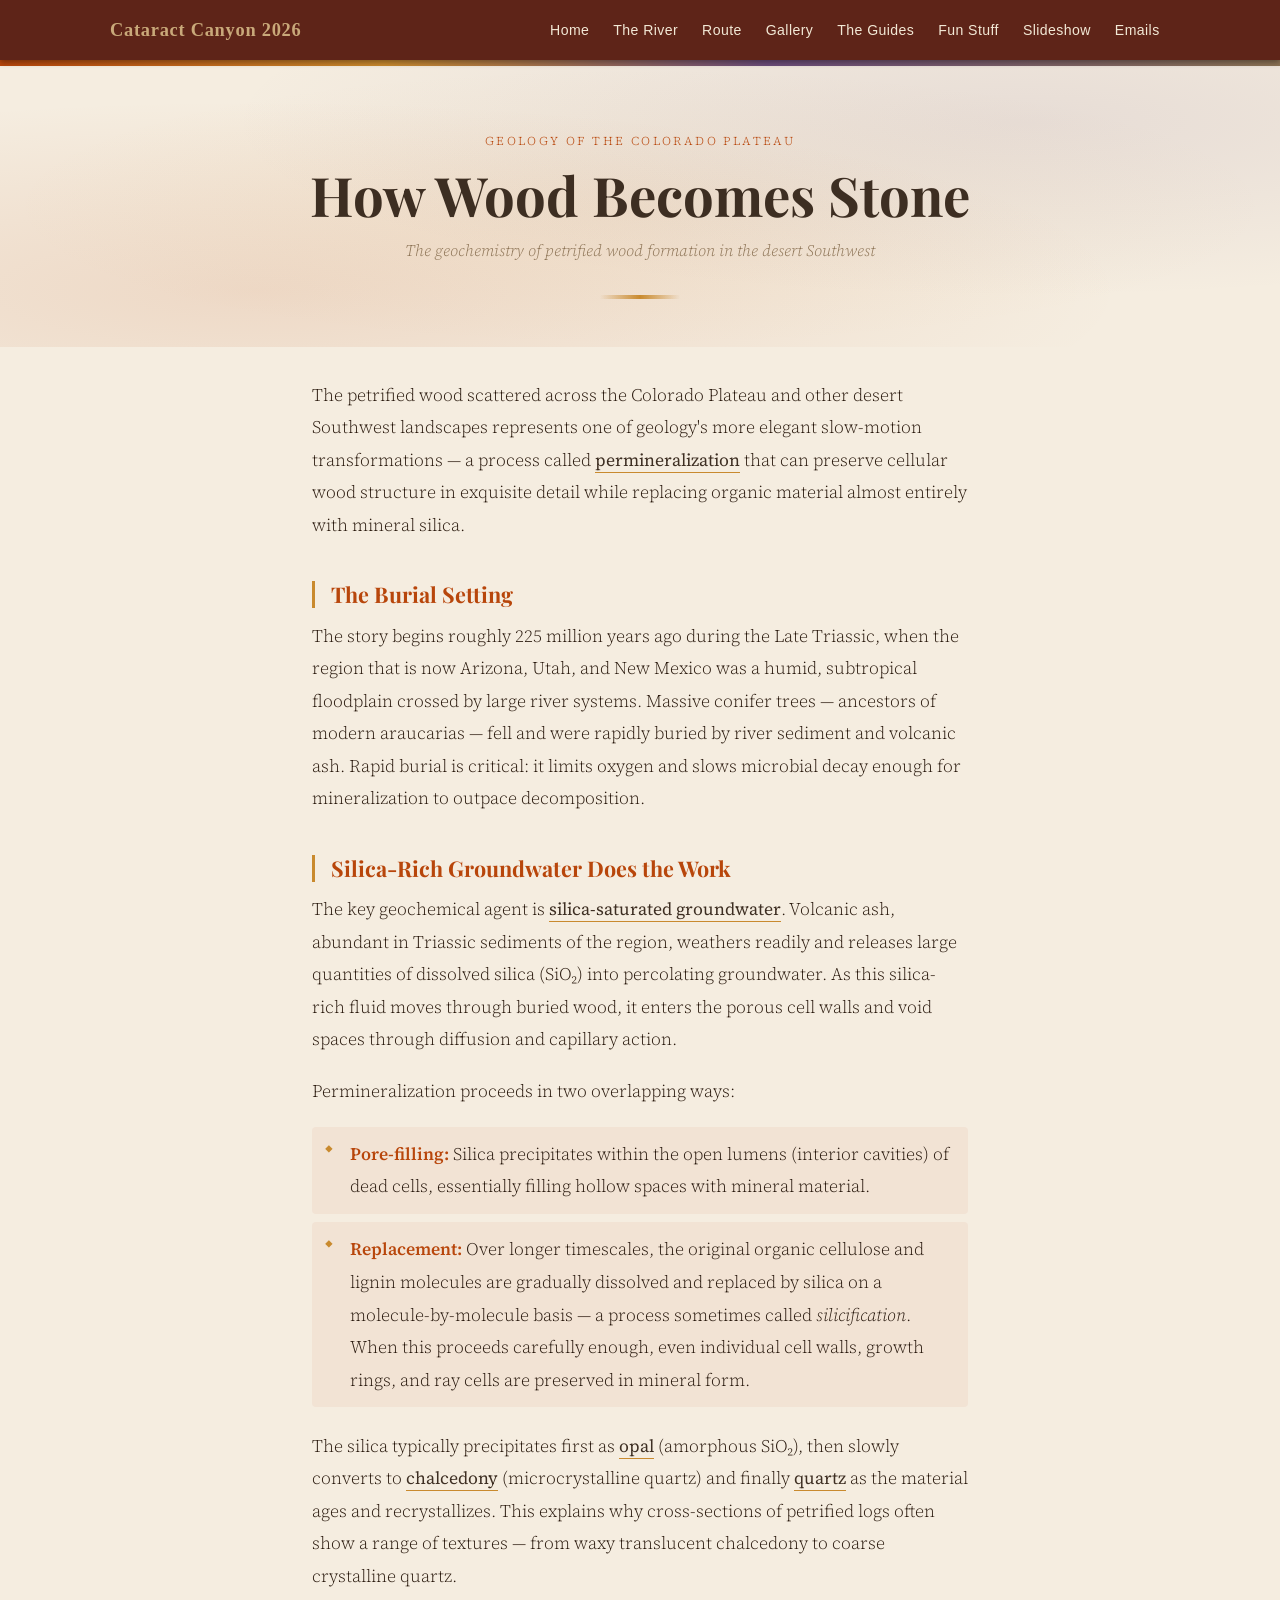
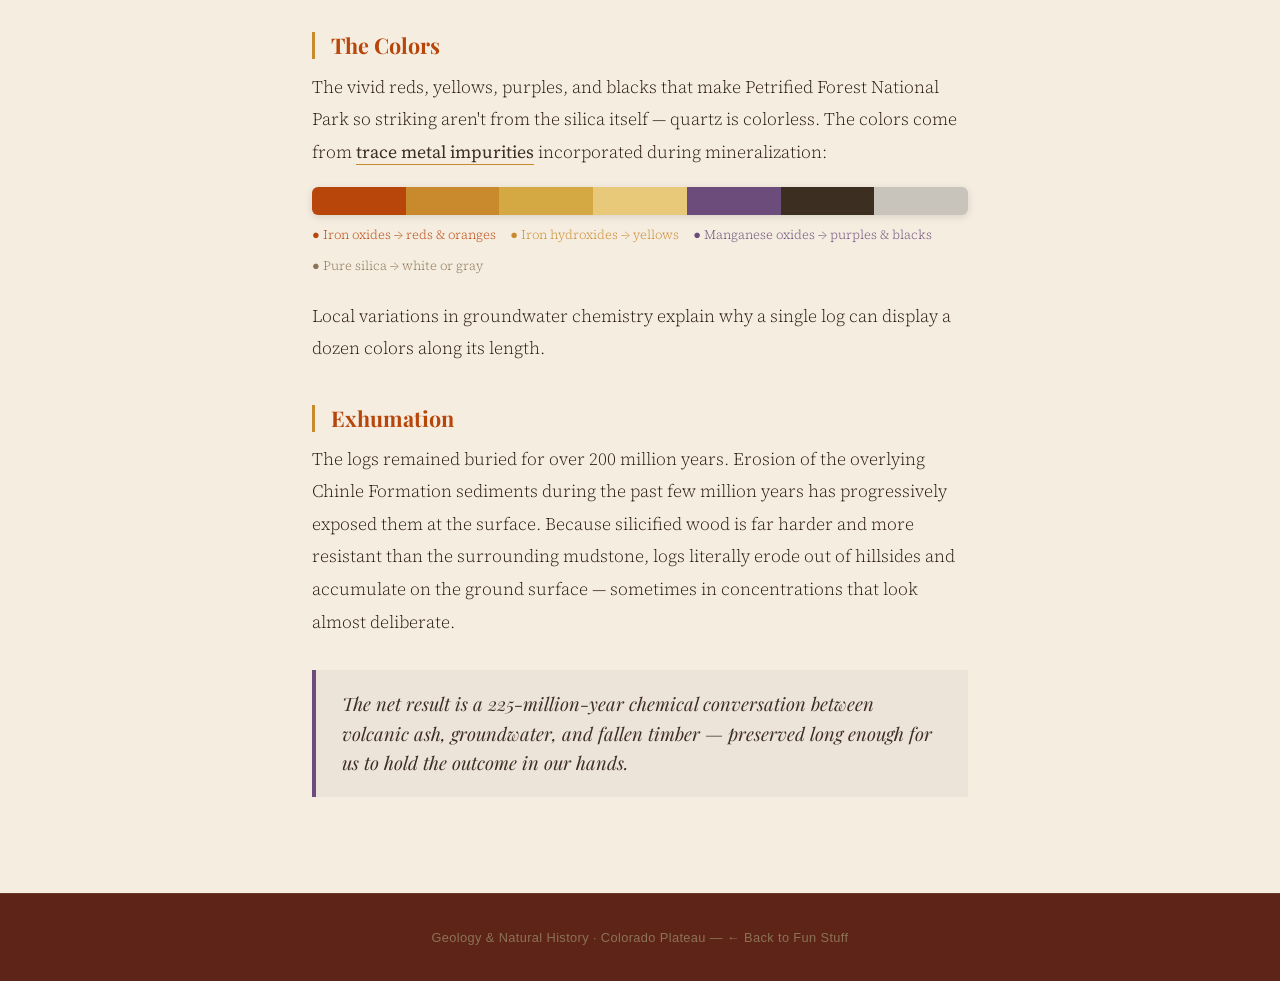
<file: petrified_wood.html>
<!DOCTYPE html>
<html lang="en">
<head>
  <meta charset="UTF-8" />
  <meta name="viewport" content="width=device-width, initial-scale=1.0" />
  <title>How Wood Becomes Stone: Petrified Wood Formation</title>
  <link href="https://fonts.googleapis.com/css2?family=Playfair+Display:ital,wght@0,400;0,700;1,400&family=Source+Serif+4:ital,wght@0,300;0,400;1,300&display=swap" rel="stylesheet" />
  <link rel="stylesheet" href="css/style.css" />
  <style>
    :root {
      --sand:     #e8d5b0;
      --rust:     #b8460b;
      --ochre:    #c98a2e;
      --deep:     #2a1a0e;
      --stone:    #8c7355;
      --cream:    #f5ede0;
      --purple:   #6b4c7a;
      --charcoal: #3d2e22;
    }

    *, *::before, *::after { box-sizing: border-box; margin: 0; padding: 0; }

    body {
      background-color: var(--cream);
      color: var(--deep);
      font-family: 'Source Serif 4', Georgia, serif;
      font-weight: 300;
      font-size: 1.1rem;
      line-height: 1.85;
      min-height: 100vh;
    }

    /* ── decorative top band ── */
    .band {
      height: 6px;
      background: linear-gradient(90deg,
        var(--rust) 0%, var(--ochre) 30%, var(--purple) 60%, var(--stone) 100%);
    }

    /* ── hero ── */
    header {
      position: relative;
      padding: 4rem 2rem 3rem;
      text-align: center;
      overflow: hidden;
    }
    header::before {
      content: '';
      position: absolute;
      inset: 0;
      background:
        radial-gradient(ellipse at 20% 80%, rgba(184,70,11,.12) 0%, transparent 60%),
        radial-gradient(ellipse at 80% 20%, rgba(107,76,122,.10) 0%, transparent 55%),
        radial-gradient(ellipse at 50% 50%, rgba(201,138,46,.07) 0%, transparent 70%);
      pointer-events: none;
    }

    .kicker {
      font-family: 'Source Serif 4', serif;
      font-size: .75rem;
      letter-spacing: .2em;
      text-transform: uppercase;
      color: var(--rust);
      margin-bottom: .75rem;
      opacity: 0;
      animation: fadeUp .6s .1s forwards;
    }

    h1 {
      font-family: 'Playfair Display', Georgia, serif;
      font-size: clamp(2rem, 5vw, 3.4rem);
      font-weight: 700;
      line-height: 1.15;
      color: var(--charcoal);
      max-width: 720px;
      margin: 0 auto .6rem;
      opacity: 0;
      animation: fadeUp .7s .25s forwards;
    }

    .subtitle {
      font-size: 1rem;
      font-style: italic;
      color: var(--stone);
      opacity: 0;
      animation: fadeUp .7s .4s forwards;
    }

    /* ── ornament ── */
    .ornament {
      display: block;
      margin: 1.8rem auto 0;
      width: 80px;
      height: 4px;
      background: linear-gradient(90deg, transparent, var(--ochre), transparent);
      opacity: 0;
      animation: fadeUp .6s .55s forwards;
    }

    /* ── article body ── */
    article {
      max-width: 720px;
      margin: 0 auto;
      padding: 2rem 2rem 4rem;
      opacity: 0;
      animation: fadeUp .8s .65s forwards;
    }

    h2 {
      font-family: 'Playfair Display', Georgia, serif;
      font-size: 1.35rem;
      font-weight: 700;
      color: var(--rust);
      margin: 2.5rem 0 .7rem;
      padding-left: 1rem;
      border-left: 3px solid var(--ochre);
    }

    p { margin-bottom: 1.2rem; }

    strong {
      font-weight: 400;
      color: var(--charcoal);
      border-bottom: 1px solid var(--ochre);
    }

    /* ── process list ── */
    .process-list {
      list-style: none;
      margin: 1rem 0 1.4rem;
      padding: 0;
    }
    .process-list li {
      position: relative;
      padding: .7rem 1rem .7rem 2.4rem;
      margin-bottom: .5rem;
      background: rgba(184,70,11,.05);
      border-radius: 4px;
    }
    .process-list li::before {
      content: '◆';
      position: absolute;
      left: .8rem;
      top: .75rem;
      color: var(--ochre);
      font-size: .65rem;
    }
    .process-list li strong {
      border-bottom: none;
      color: var(--rust);
      font-weight: 600;
    }

    /* ── color swatch bar ── */
    .color-bar {
      display: flex;
      height: 28px;
      border-radius: 6px;
      overflow: hidden;
      margin: 1rem 0 .5rem;
      box-shadow: 0 2px 8px rgba(0,0,0,.12);
    }
    .color-bar span { flex: 1; }

    .color-legend {
      display: flex;
      flex-wrap: wrap;
      gap: .4rem .9rem;
      font-size: .8rem;
      color: var(--stone);
      margin-bottom: 1.4rem;
    }
    .color-legend span::before {
      content: '● ';
    }

    /* ── pull-quote ── */
    blockquote {
      margin: 2rem 0;
      padding: 1.2rem 1.6rem;
      border-left: 4px solid var(--purple);
      background: rgba(107,76,122,.06);
      font-family: 'Playfair Display', serif;
      font-style: italic;
      font-size: 1.15rem;
      color: var(--charcoal);
      line-height: 1.6;
    }

    /* ── footer ── */
    footer {
      text-align: center;
      padding: 2rem;
      font-size: .8rem;
      color: var(--stone);
      border-top: 1px solid rgba(140,115,85,.25);
    }

    /* ── animations ── */
    @keyframes fadeUp {
      from { opacity: 0; transform: translateY(18px); }
      to   { opacity: 1; transform: translateY(0); }
    }

    @media (max-width: 600px) {
      article { padding: 1.5rem 1.2rem 3rem; }
    }
  </style>
</head>
<body>

<!-- Site Navigation -->
<nav>
  <div class="nav-inner">
    <a class="nav-brand" href="index.html">Cataract Canyon 2026</a>
    <button class="nav-toggle" aria-label="Toggle navigation" aria-expanded="false">
      <span></span><span></span><span></span>
    </button>
    <ul class="nav-links">
      <li><a href="index.html">Home</a></li>
      <li><a href="river.html">The River</a></li>
      <li><a href="route.html">Route</a></li>
      <li><a href="gallery.html">Gallery</a></li>
      <li><a href="crew.html">The Guides</a></li>
      <li><a href="fun_stuff.html">Fun Stuff</a></li>
        <li><a href="slideshow.html">Slideshow</a></li>
        <li><a href="emails.html">Emails</a></li>
    </ul>
  </div>
</nav>

<div class="band"></div>

<header>
  <p class="kicker">Geology of the Colorado Plateau</p>
  <h1>How Wood Becomes Stone</h1>
  <p class="subtitle">The geochemistry of petrified wood formation in the desert Southwest</p>
  <span class="ornament"></span>
</header>

<article>

  <p>The petrified wood scattered across the Colorado Plateau and other desert Southwest landscapes represents one of geology's more elegant slow-motion transformations — a process called <strong>permineralization</strong> that can preserve cellular wood structure in exquisite detail while replacing organic material almost entirely with mineral silica.</p>

  <h2>The Burial Setting</h2>

  <p>The story begins roughly 225 million years ago during the Late Triassic, when the region that is now Arizona, Utah, and New Mexico was a humid, subtropical floodplain crossed by large river systems. Massive conifer trees — ancestors of modern araucarias — fell and were rapidly buried by river sediment and volcanic ash. Rapid burial is critical: it limits oxygen and slows microbial decay enough for mineralization to outpace decomposition.</p>

  <h2>Silica-Rich Groundwater Does the Work</h2>

  <p>The key geochemical agent is <strong>silica-saturated groundwater</strong>. Volcanic ash, abundant in Triassic sediments of the region, weathers readily and releases large quantities of dissolved silica (SiO₂) into percolating groundwater. As this silica-rich fluid moves through buried wood, it enters the porous cell walls and void spaces through diffusion and capillary action.</p>

  <p>Permineralization proceeds in two overlapping ways:</p>

  <ul class="process-list">
    <li><strong>Pore-filling:</strong> Silica precipitates within the open lumens (interior cavities) of dead cells, essentially filling hollow spaces with mineral material.</li>
    <li><strong>Replacement:</strong> Over longer timescales, the original organic cellulose and lignin molecules are gradually dissolved and replaced by silica on a molecule-by-molecule basis — a process sometimes called <em>silicification</em>. When this proceeds carefully enough, even individual cell walls, growth rings, and ray cells are preserved in mineral form.</li>
  </ul>

  <p>The silica typically precipitates first as <strong>opal</strong> (amorphous SiO₂), then slowly converts to <strong>chalcedony</strong> (microcrystalline quartz) and finally <strong>quartz</strong> as the material ages and recrystallizes. This explains why cross-sections of petrified logs often show a range of textures — from waxy translucent chalcedony to coarse crystalline quartz.</p>

  <h2>The Colors</h2>

  <p>The vivid reds, yellows, purples, and blacks that make Petrified Forest National Park so striking aren't from the silica itself — quartz is colorless. The colors come from <strong>trace metal impurities</strong> incorporated during mineralization:</p>

  <div class="color-bar">
    <span style="background:#b8460b;"></span>
    <span style="background:#c98a2e;"></span>
    <span style="background:#d4a843;"></span>
    <span style="background:#e8c97a;"></span>
    <span style="background:#6b4c7a;"></span>
    <span style="background:#3d2e22;"></span>
    <span style="background:#c8c4bc;"></span>
  </div>
  <div class="color-legend">
    <span style="color:#b8460b;">Iron oxides → reds &amp; oranges</span>
    <span style="color:#c98a2e;">Iron hydroxides → yellows</span>
    <span style="color:#6b4c7a;">Manganese oxides → purples &amp; blacks</span>
    <span style="color:#8c7355;">Pure silica → white or gray</span>
  </div>

  <p>Local variations in groundwater chemistry explain why a single log can display a dozen colors along its length.</p>

  <h2>Exhumation</h2>

  <p>The logs remained buried for over 200 million years. Erosion of the overlying Chinle Formation sediments during the past few million years has progressively exposed them at the surface. Because silicified wood is far harder and more resistant than the surrounding mudstone, logs literally erode out of hillsides and accumulate on the ground surface — sometimes in concentrations that look almost deliberate.</p>

  <blockquote>
    The net result is a 225-million-year chemical conversation between volcanic ash, groundwater, and fallen timber — preserved long enough for us to hold the outcome in our hands.
  </blockquote>

</article>

<footer>
  Geology &amp; Natural History · Colorado Plateau &mdash;
  <a href="fun_stuff.html" style="color:var(--stone);">← Back to Fun Stuff</a>
</footer>

<script src="js/main.js"></script>
</body>
</html>
</file>
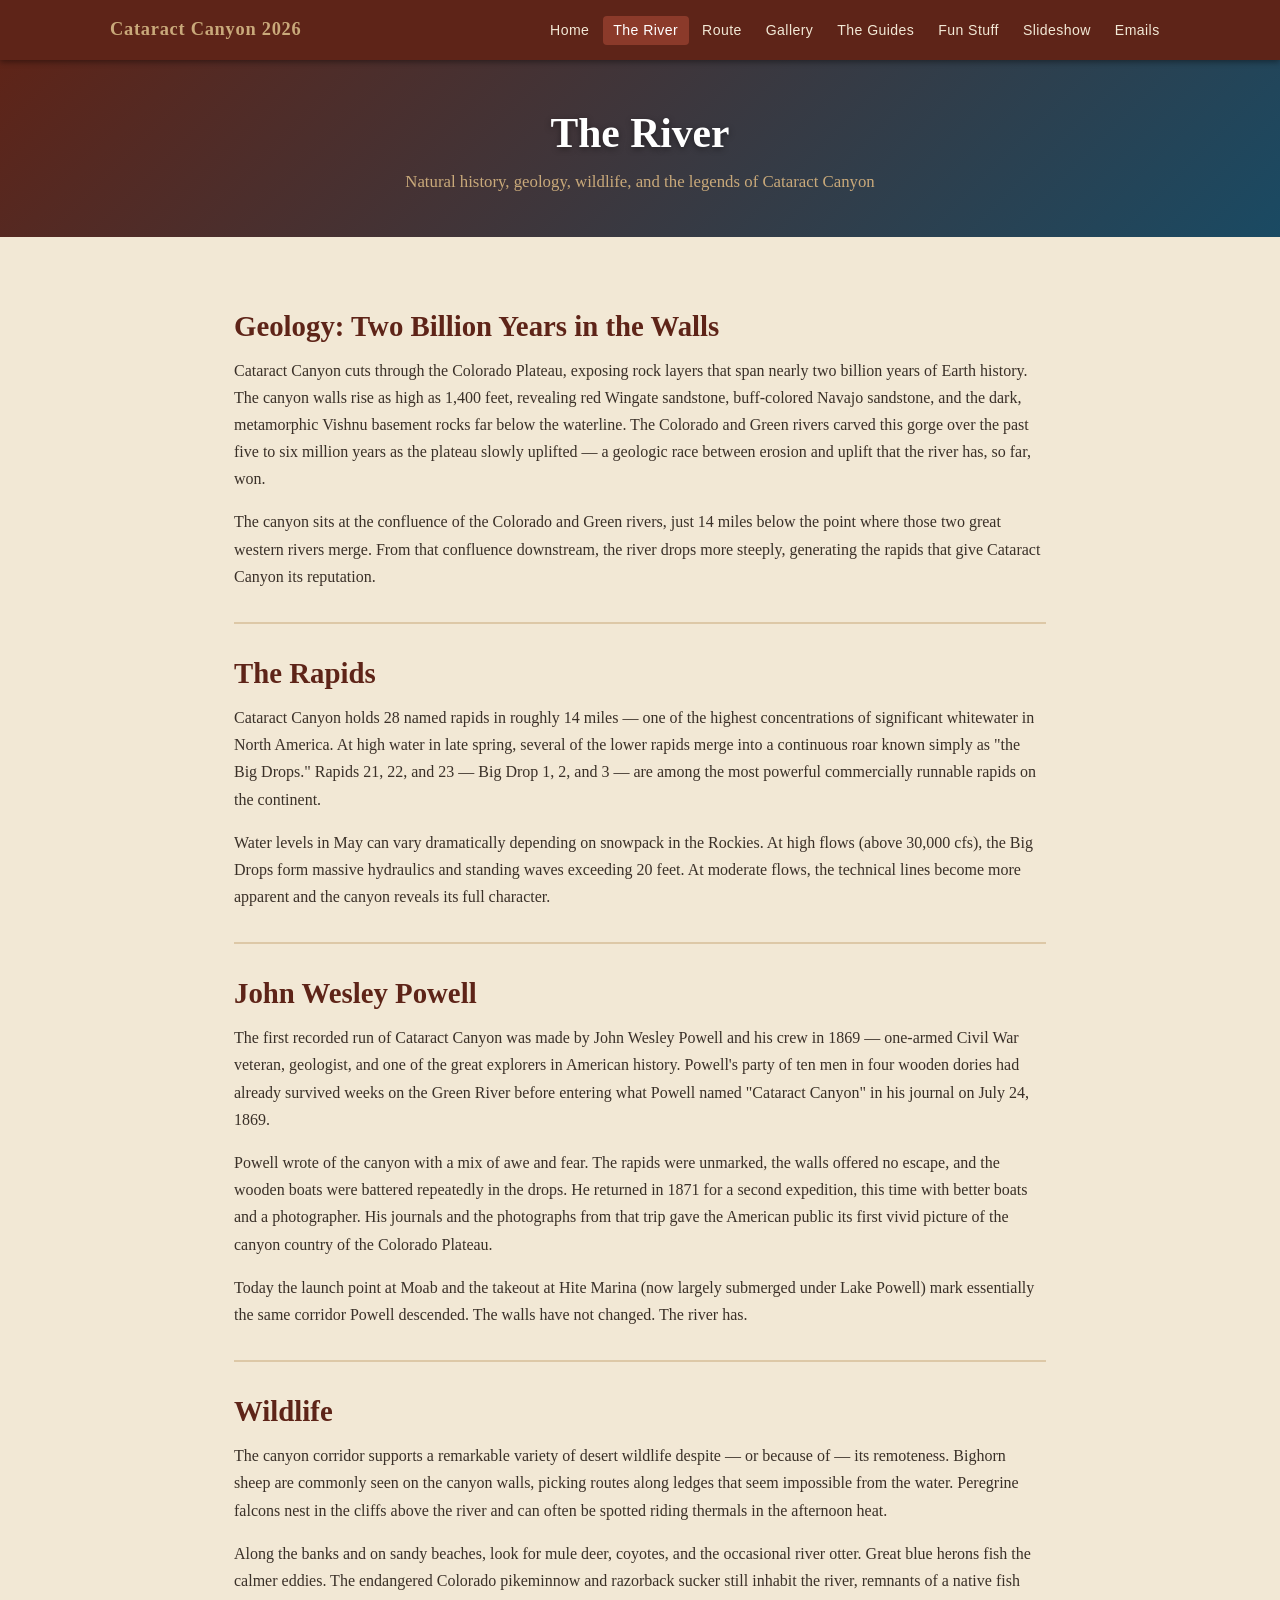
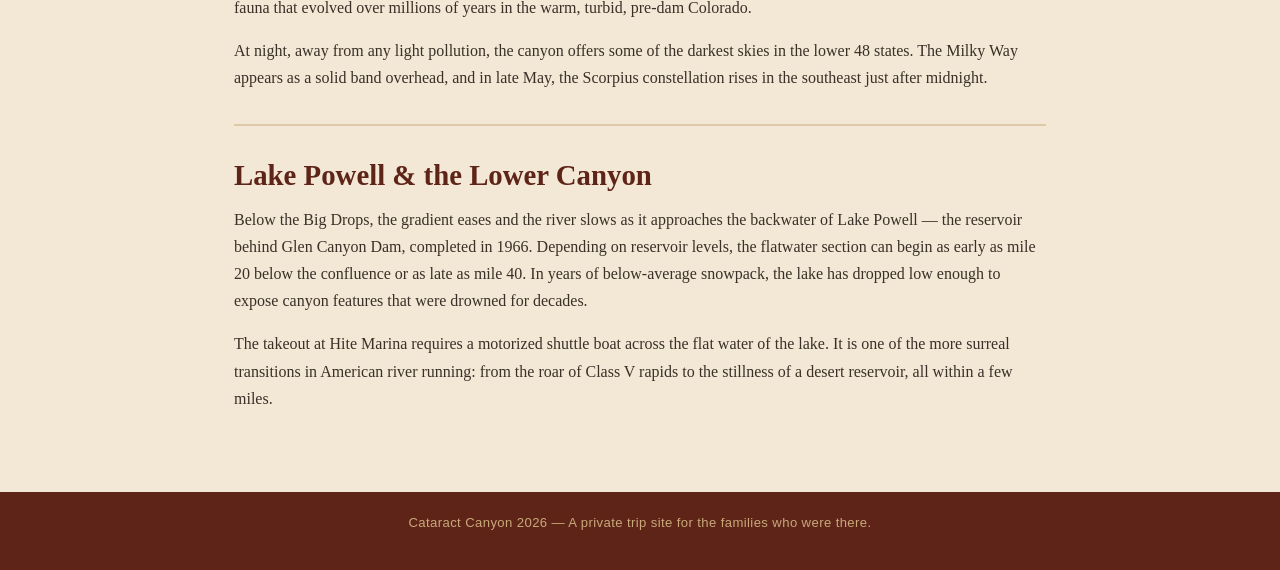
<file: river.html>
<!DOCTYPE html>
<html lang="en">
<head>
  <meta charset="UTF-8" />
  <meta name="viewport" content="width=device-width, initial-scale=1.0" />
  <title>The River — Cataract Canyon 2026</title>
  <link rel="stylesheet" href="css/style.css" />
</head>
<body>

  <!-- Navigation -->
  <nav>
    <div class="nav-inner">
      <a class="nav-brand" href="index.html">Cataract Canyon 2026</a>
      <button class="nav-toggle" aria-label="Toggle navigation" aria-expanded="false">
        <span></span><span></span><span></span>
      </button>
      <ul class="nav-links">
        <li><a href="index.html">Home</a></li>
        <li><a href="river.html">The River</a></li>
        <li><a href="route.html">Route</a></li>
        <li><a href="gallery.html">Gallery</a></li>
        <li><a href="crew.html">The Guides</a></li>
        <li><a href="fun_stuff.html">Fun Stuff</a></li>
        <li><a href="slideshow.html">Slideshow</a></li>
        <li><a href="emails.html">Emails</a></li>
      </ul>
    </div>
  </nav>

  <!-- Page Header -->
  <header class="page-header">
    <h1>The River</h1>
    <p>Natural history, geology, wildlife, and the legends of Cataract Canyon</p>
  </header>

  <main class="page-content">

    <h2>Geology: Two Billion Years in the Walls</h2>
    <p>
      Cataract Canyon cuts through the Colorado Plateau, exposing rock layers that span
      nearly two billion years of Earth history. The canyon walls rise as high as 1,400 feet,
      revealing red Wingate sandstone, buff-colored Navajo sandstone, and the dark,
      metamorphic Vishnu basement rocks far below the waterline. The Colorado and Green
      rivers carved this gorge over the past five to six million years as the plateau
      slowly uplifted — a geologic race between erosion and uplift that the river has,
      so far, won.
    </p>
    <p>
      The canyon sits at the confluence of the Colorado and Green rivers, just 14 miles
      below the point where those two great western rivers merge. From that confluence
      downstream, the river drops more steeply, generating the rapids that give
      Cataract Canyon its reputation.
    </p>

    <hr class="divider" />

    <h2>The Rapids</h2>
    <p>
      Cataract Canyon holds 28 named rapids in roughly 14 miles — one of the highest
      concentrations of significant whitewater in North America. At high water in late
      spring, several of the lower rapids merge into a continuous roar known simply
      as "the Big Drops." Rapids 21, 22, and 23 — Big Drop 1, 2, and 3 — are among
      the most powerful commercially runnable rapids on the continent.
    </p>
    <p>
      Water levels in May can vary dramatically depending on snowpack in the Rockies.
      At high flows (above 30,000 cfs), the Big Drops form massive hydraulics and
      standing waves exceeding 20 feet. At moderate flows, the technical lines become
      more apparent and the canyon reveals its full character.
    </p>

    <hr class="divider" />

    <h2>John Wesley Powell</h2>
    <p>
      The first recorded run of Cataract Canyon was made by John Wesley Powell and his
      crew in 1869 — one-armed Civil War veteran, geologist, and one of the great
      explorers in American history. Powell's party of ten men in four wooden
      dories had already survived weeks on the Green River before entering what Powell
      named "Cataract Canyon" in his journal on July 24, 1869.
    </p>
    <p>
      Powell wrote of the canyon with a mix of awe and fear. The rapids were
      unmarked, the walls offered no escape, and the wooden boats were battered
      repeatedly in the drops. He returned in 1871 for a second expedition, this
      time with better boats and a photographer. His journals and the photographs
      from that trip gave the American public its first vivid picture of the
      canyon country of the Colorado Plateau.
    </p>
    <p>
      Today the launch point at Moab and the takeout at Hite Marina (now largely
      submerged under Lake Powell) mark essentially the same corridor Powell
      descended. The walls have not changed. The river has.
    </p>

    <hr class="divider" />

    <h2>Wildlife</h2>
    <p>
      The canyon corridor supports a remarkable variety of desert wildlife despite —
      or because of — its remoteness. Bighorn sheep are commonly seen on the
      canyon walls, picking routes along ledges that seem impossible from the water.
      Peregrine falcons nest in the cliffs above the river and can often be spotted
      riding thermals in the afternoon heat.
    </p>
    <p>
      Along the banks and on sandy beaches, look for mule deer, coyotes, and the
      occasional river otter. Great blue herons fish the calmer eddies. The
      endangered Colorado pikeminnow and razorback sucker still inhabit the river,
      remnants of a native fish fauna that evolved over millions of years in the
      warm, turbid, pre-dam Colorado.
    </p>
    <p>
      At night, away from any light pollution, the canyon offers some of the darkest
      skies in the lower 48 states. The Milky Way appears as a solid band overhead,
      and in late May, the Scorpius constellation rises in the southeast just after
      midnight.
    </p>

    <hr class="divider" />

    <h2>Lake Powell &amp; the Lower Canyon</h2>
    <p>
      Below the Big Drops, the gradient eases and the river slows as it approaches
      the backwater of Lake Powell — the reservoir behind Glen Canyon Dam, completed
      in 1966. Depending on reservoir levels, the flatwater section can begin as
      early as mile 20 below the confluence or as late as mile 40. In years of
      below-average snowpack, the lake has dropped low enough to expose canyon
      features that were drowned for decades.
    </p>
    <p>
      The takeout at Hite Marina requires a motorized shuttle boat across the flat
      water of the lake. It is one of the more surreal transitions in American
      river running: from the roar of Class V rapids to the stillness of a desert
      reservoir, all within a few miles.
    </p>

  </main>

  <footer>
    <p>Cataract Canyon 2026 &mdash; A private trip site for the families who were there.</p>
  </footer>

  <script src="js/main.js"></script>
</body>
</html>
</file>
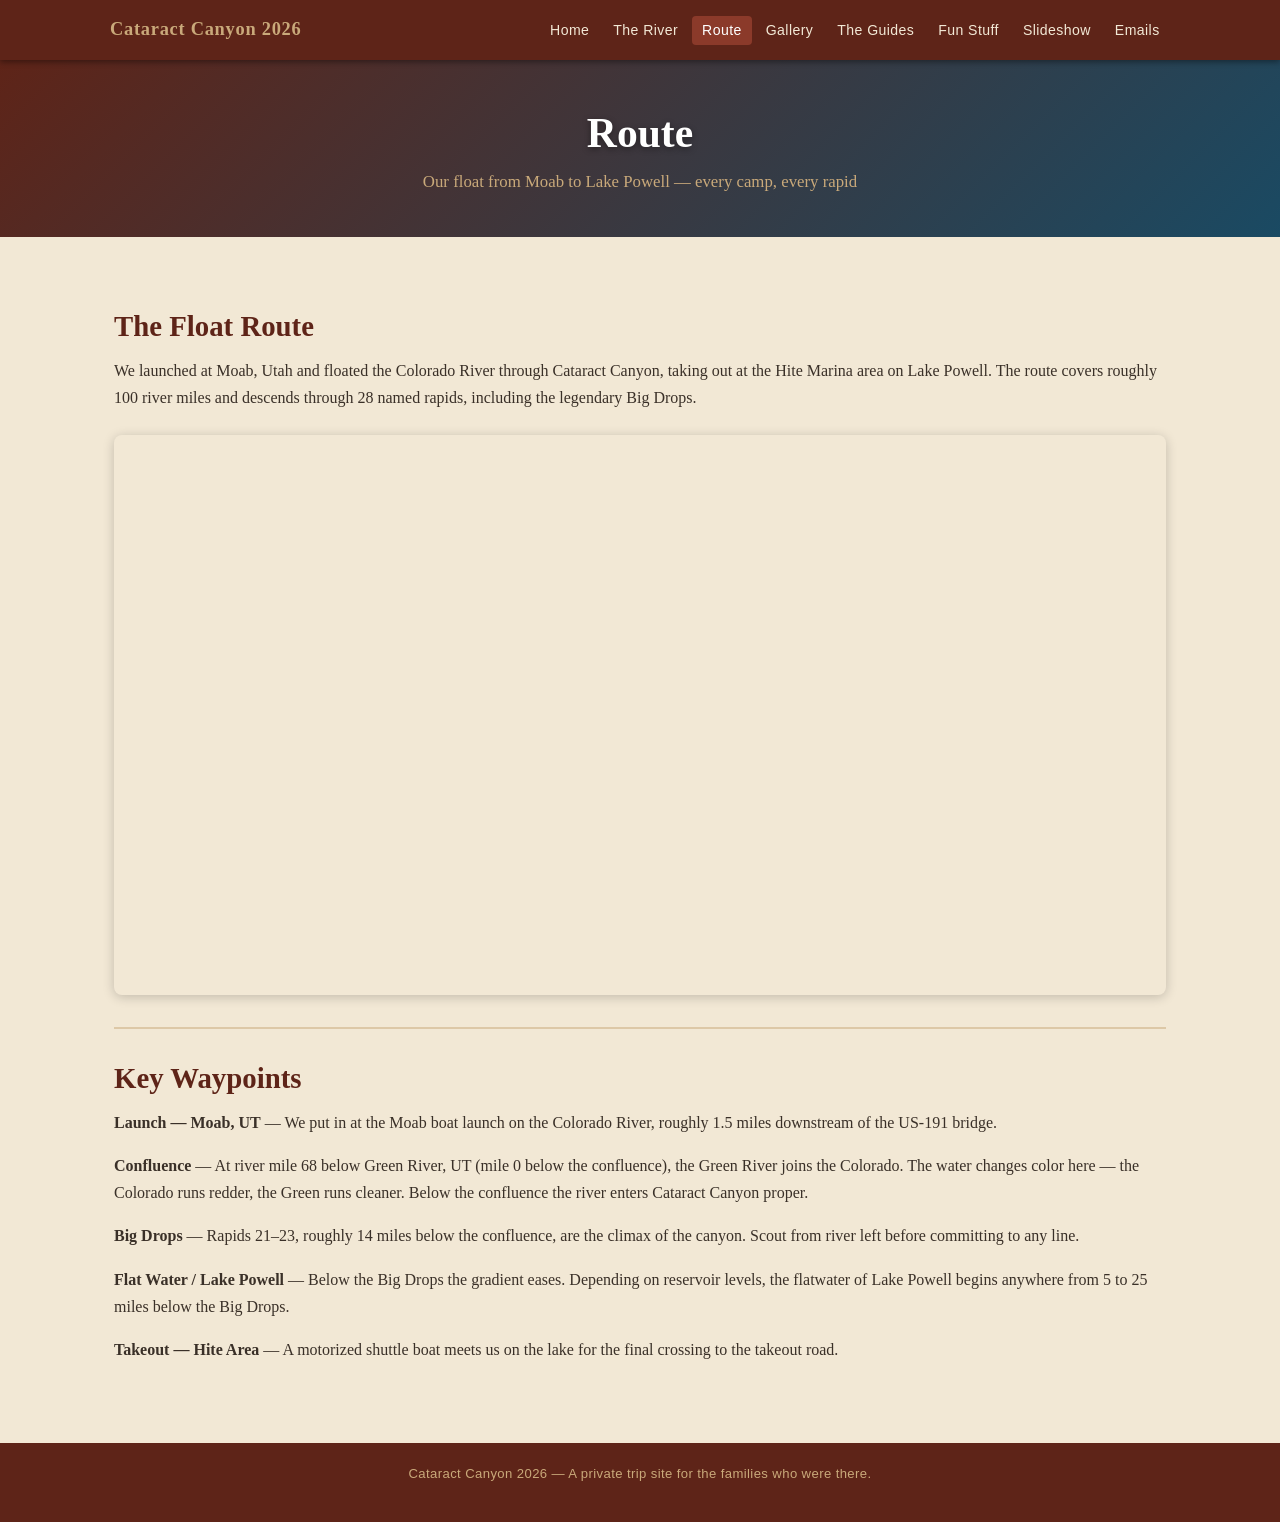
<file: route.html>
<!DOCTYPE html>
<html lang="en">
<head>
  <meta charset="UTF-8" />
  <meta name="viewport" content="width=device-width, initial-scale=1.0" />
  <title>Route — Cataract Canyon 2026</title>
  <link rel="stylesheet" href="css/style.css" />
</head>
<body>

  <!-- Navigation -->
  <nav>
    <div class="nav-inner">
      <a class="nav-brand" href="index.html">Cataract Canyon 2026</a>
      <button class="nav-toggle" aria-label="Toggle navigation" aria-expanded="false">
        <span></span><span></span><span></span>
      </button>
      <ul class="nav-links">
        <li><a href="index.html">Home</a></li>
        <li><a href="river.html">The River</a></li>
        <li><a href="route.html">Route</a></li>
        <li><a href="gallery.html">Gallery</a></li>
        <li><a href="crew.html">The Guides</a></li>
        <li><a href="fun_stuff.html">Fun Stuff</a></li>
        <li><a href="slideshow.html">Slideshow</a></li>
        <li><a href="emails.html">Emails</a></li>
      </ul>
    </div>
  </nav>

  <!-- Page Header -->
  <header class="page-header">
    <h1>Route</h1>
    <p>Our float from Moab to Lake Powell — every camp, every rapid</p>
  </header>

  <main class="page-content wide">

    <h2>The Float Route</h2>
    <p>
      We launched at Moab, Utah and floated the Colorado River through Cataract Canyon,
      taking out at the Hite Marina area on Lake Powell. The route covers roughly
      100 river miles and descends through 28 named rapids, including the legendary
      Big Drops.
    </p>

    <!-- Google MyMaps embed -->
    <div class="map-wrap">
      <iframe
        src="https://www.google.com/maps/d/embed?mid=1yH6RewnDhOF6k9tE930yvXqtdumzP6c&ehbc=2E312F"
        width="100%"
        height="560"
        allowfullscreen
        loading="lazy"
        title="Cataract Canyon 2026 float route">
      </iframe>
    </div>

    <hr class="divider" />

    <h2>Key Waypoints</h2>
    <p>
      <strong>Launch — Moab, UT</strong> &mdash; We put in at the Moab boat launch on the
      Colorado River, roughly 1.5 miles downstream of the US-191 bridge.
    </p>
    <p>
      <strong>Confluence</strong> &mdash; At river mile 68 below Green River, UT (mile 0 below
      the confluence), the Green River joins the Colorado. The water changes color here —
      the Colorado runs redder, the Green runs cleaner. Below the confluence the river
      enters Cataract Canyon proper.
    </p>
    <p>
      <strong>Big Drops</strong> &mdash; Rapids 21–23, roughly 14 miles below the confluence,
      are the climax of the canyon. Scout from river left before committing to any line.
    </p>
    <p>
      <strong>Flat Water / Lake Powell</strong> &mdash; Below the Big Drops the gradient eases.
      Depending on reservoir levels, the flatwater of Lake Powell begins anywhere from
      5 to 25 miles below the Big Drops.
    </p>
    <p>
      <strong>Takeout — Hite Area</strong> &mdash; A motorized shuttle boat meets us on the
      lake for the final crossing to the takeout road.
    </p>

  </main>

  <footer>
    <p>Cataract Canyon 2026 &mdash; A private trip site for the families who were there.</p>
  </footer>

  <script src="js/main.js"></script>
</body>
</html>
</file>
<file: css/style.css>
/* ============================================================
   Cataract Canyon 2026 — Shared Stylesheet
   Color palette: deep rust, sandstone, river blue, dark slate
   ============================================================ */

/* ---------- CSS Variables ---------- */
:root {
  --rust:       #8B3A2A;
  --rust-dark:  #5E2418;
  --sandstone:  #C9A97A;
  --sand-light: #F2E8D5;
  --river:      #2B6C8E;
  --river-dark: #1A4A63;
  --river-light:#5BA3C2;
  --slate:      #2C2C2C;
  --white:      #FFFFFF;
  --text:       #3A3028;
  --text-light: #7A6A58;
  --nav-height: 60px;
}

/* ---------- Reset & Base ---------- */
*, *::before, *::after {
  box-sizing: border-box;
  margin: 0;
  padding: 0;
}

html {
  font-size: 16px;
  scroll-behavior: smooth;
}

body {
  font-family: Georgia, 'Times New Roman', serif;
  background-color: var(--sand-light);
  color: var(--text);
  line-height: 1.7;
  min-height: 100vh;
}

img {
  max-width: 100%;
  display: block;
}

a {
  color: var(--river);
  text-decoration: none;
}

a:hover {
  color: var(--rust);
  text-decoration: underline;
}

/* ---------- Typography ---------- */
h1, h2, h3, h4 {
  font-family: 'Palatino Linotype', Palatino, 'Book Antiqua', serif;
  color: var(--rust-dark);
  line-height: 1.25;
}

h1 { font-size: 2.4rem; margin-bottom: 0.5rem; }
h2 { font-size: 1.8rem; margin-bottom: 0.75rem; margin-top: 2rem; }
h3 { font-size: 1.3rem; margin-bottom: 0.5rem; margin-top: 1.5rem; }

p {
  margin-bottom: 1rem;
}

/* ---------- Navigation ---------- */
nav {
  background-color: var(--rust-dark);
  height: var(--nav-height);
  position: sticky;
  top: 0;
  z-index: 100;
  box-shadow: 0 2px 6px rgba(0,0,0,0.4);
}

.nav-inner {
  max-width: 1100px;
  margin: 0 auto;
  padding: 0 1.25rem;
  height: 100%;
  display: flex;
  align-items: center;
  justify-content: space-between;
}

.nav-brand {
  color: var(--sandstone);
  font-family: 'Palatino Linotype', Palatino, serif;
  font-size: 1.15rem;
  font-weight: bold;
  letter-spacing: 0.04em;
  text-decoration: none;
  white-space: nowrap;
}

.nav-brand:hover {
  color: var(--sand-light);
  text-decoration: none;
}

.nav-links {
  list-style: none;
  display: flex;
  gap: 0.2rem;
}

.nav-links li a {
  color: var(--sand-light);
  font-family: sans-serif;
  font-size: 0.88rem;
  letter-spacing: 0.03em;
  padding: 0.4rem 0.65rem;
  border-radius: 4px;
  transition: background 0.2s, color 0.2s;
  white-space: nowrap;
}

.nav-links li a:hover,
.nav-links li a.active {
  background-color: var(--rust);
  color: var(--white);
  text-decoration: none;
}

/* Hamburger button (mobile) */
.nav-toggle {
  display: none;
  background: none;
  border: none;
  cursor: pointer;
  padding: 0.5rem;
  flex-direction: column;
  gap: 5px;
}

.nav-toggle span {
  display: block;
  width: 26px;
  height: 2px;
  background-color: var(--sand-light);
  border-radius: 2px;
  transition: transform 0.25s, opacity 0.25s;
}

/* Hamburger → X animation */
.nav-toggle.open span:nth-child(1) { transform: translateY(7px) rotate(45deg); }
.nav-toggle.open span:nth-child(2) { opacity: 0; }
.nav-toggle.open span:nth-child(3) { transform: translateY(-7px) rotate(-45deg); }

/* ---------- Hero ---------- */
.hero {
  position: relative;
  width: 100%;
  height: 70vh;
  min-height: 340px;
  overflow: hidden;
  display: flex;
  align-items: flex-end;
}

.hero img {
  position: absolute;
  inset: 0;
  width: 100%;
  height: 100%;
  object-fit: cover;
  object-position: center 60%;
}

.hero-overlay {
  position: relative;
  z-index: 1;
  width: 100%;
  padding: 2rem 2rem 2.5rem;
  background: linear-gradient(to top, rgba(30,15,5,0.80) 0%, transparent 100%);
}

.hero-overlay h1 {
  color: var(--white);
  font-size: 3rem;
  text-shadow: 0 2px 8px rgba(0,0,0,0.6);
  margin-bottom: 0.25rem;
}

.hero-overlay p {
  color: var(--sandstone);
  font-size: 1.2rem;
  text-shadow: 0 1px 4px rgba(0,0,0,0.5);
  margin: 0;
}

/* ---------- Main content wrapper ---------- */
.page-content {
  max-width: 860px;
  margin: 0 auto;
  padding: 2.5rem 1.5rem 4rem;
}

.page-content.wide {
  max-width: 1100px;
}

/* ---------- Section divider ---------- */
.divider {
  border: none;
  border-top: 2px solid var(--sandstone);
  margin: 2rem 0;
  opacity: 0.5;
}

/* ---------- Cards (gallery, crew) ---------- */
.card-grid {
  display: grid;
  grid-template-columns: repeat(auto-fill, minmax(260px, 1fr));
  gap: 1.5rem;
  margin-top: 1.5rem;
}

.card {
  background: var(--white);
  border-radius: 8px;
  box-shadow: 0 2px 10px rgba(0,0,0,0.10);
  overflow: hidden;
  transition: transform 0.2s, box-shadow 0.2s;
}

.card:hover {
  transform: translateY(-4px);
  box-shadow: 0 6px 18px rgba(0,0,0,0.15);
}

.card-img {
  width: 100%;
  height: 180px;
  object-fit: cover;
  background-color: var(--river-dark);
}

.card-img-placeholder {
  width: 100%;
  height: 180px;
  background: linear-gradient(135deg, var(--river-dark) 0%, var(--rust) 100%);
  display: flex;
  align-items: center;
  justify-content: center;
  font-size: 3rem;
}

.card-body {
  padding: 1.1rem 1.25rem 1.4rem;
}

.card-body h3 {
  margin-top: 0;
  color: var(--rust-dark);
}

.card-body p {
  font-size: 0.92rem;
  color: var(--text-light);
  margin-bottom: 0.75rem;
}

.btn {
  display: inline-block;
  padding: 0.45rem 1rem;
  border-radius: 4px;
  font-family: sans-serif;
  font-size: 0.85rem;
  font-weight: 600;
  letter-spacing: 0.03em;
  transition: background 0.2s;
  text-decoration: none;
}

.btn-river {
  background-color: var(--river);
  color: var(--white);
}

.btn-river:hover {
  background-color: var(--river-dark);
  color: var(--white);
  text-decoration: none;
}

/* ---------- Trip Log ---------- */
.log-entry {
  margin-bottom: 3rem;
  padding-bottom: 2rem;
  border-bottom: 1px solid var(--sandstone);
  opacity: 0.5;
}

.log-entry:last-child {
  border-bottom: none;
}

.log-day {
  font-family: sans-serif;
  font-size: 0.8rem;
  font-weight: 700;
  letter-spacing: 0.1em;
  text-transform: uppercase;
  color: var(--river);
  margin-bottom: 0.25rem;
}

.log-entry h2 {
  margin-top: 0;
  margin-bottom: 0.6rem;
}

.placeholder-badge {
  display: inline-block;
  font-family: sans-serif;
  font-size: 0.75rem;
  background: var(--sandstone);
  color: var(--rust-dark);
  padding: 0.15rem 0.5rem;
  border-radius: 3px;
  margin-bottom: 0.6rem;
  opacity: 0.7;
}

/* ---------- Map embed ---------- */
.map-wrap {
  border-radius: 8px;
  overflow: hidden;
  box-shadow: 0 2px 12px rgba(0,0,0,0.2);
  margin: 1.5rem 0;
}

.map-wrap iframe {
  display: block;
  width: 100%;
  border: none;
}

/* ---------- Crew page ---------- */
.crew-family {
  margin-bottom: 2.5rem;
}

.crew-family h2 {
  border-left: 4px solid var(--rust);
  padding-left: 0.75rem;
}

.crew-member {
  display: flex;
  gap: 1rem;
  align-items: flex-start;
  margin-bottom: 1rem;
  padding: 0.75rem;
  background: var(--white);
  border-radius: 6px;
  box-shadow: 0 1px 4px rgba(0,0,0,0.07);
}

.crew-avatar {
  width: 54px;
  height: 54px;
  border-radius: 50%;
  background: linear-gradient(135deg, var(--river) 0%, var(--rust) 100%);
  display: flex;
  align-items: center;
  justify-content: center;
  font-size: 1.4rem;
  flex-shrink: 0;
}

.crew-info h3 {
  margin: 0 0 0.2rem;
  font-size: 1rem;
}

.crew-info p {
  font-size: 0.88rem;
  color: var(--text-light);
  margin: 0;
}

/* ---------- Page header (non-hero pages) ---------- */
.page-header {
  background: linear-gradient(135deg, var(--rust-dark) 0%, var(--river-dark) 100%);
  padding: 3rem 1.5rem 2.5rem;
  text-align: center;
}

.page-header h1 {
  color: var(--white);
  font-size: 2.6rem;
  text-shadow: 0 2px 6px rgba(0,0,0,0.4);
}

.page-header p {
  color: var(--sandstone);
  font-size: 1.05rem;
  max-width: 600px;
  margin: 0.5rem auto 0;
}

/* ---------- Guides quadrant grid ---------- */
.guides-grid {
  display: grid;
  grid-template-columns: 1fr 1fr;
  grid-template-rows: auto auto;
  gap: 0;
  min-height: 80vh;
}

.guide-quadrant {
  position: relative;
  overflow: hidden;
  display: flex;
  flex-direction: column;
  align-items: center;
  justify-content: flex-end;
  min-height: 420px;
  padding: 2rem 2rem 2.5rem;
  text-align: center;
}

.guide-quadrant:nth-child(1) { background: linear-gradient(160deg, var(--rust-dark) 0%, #3a1a0f 100%); }
.guide-quadrant:nth-child(2) { background: linear-gradient(160deg, var(--river-dark) 0%, #0e2e40 100%); }
.guide-quadrant:nth-child(3) { background: linear-gradient(160deg, #1a3a20 0%, var(--river-dark) 100%); }
.guide-quadrant:nth-child(4) { background: linear-gradient(160deg, #3a2a0a 0%, var(--rust-dark) 100%); }

.guide-photo {
  width: 130px;
  height: 130px;
  border-radius: 50%;
  object-fit: cover;
  border: 4px solid rgba(255,255,255,0.25);
  margin-bottom: 1.25rem;
  background: rgba(255,255,255,0.1);
  display: flex;
  align-items: center;
  justify-content: center;
  font-size: 3.5rem;
  flex-shrink: 0;
}

.guide-name {
  color: var(--sandstone);
  font-family: 'Palatino Linotype', Palatino, serif;
  font-size: 1.6rem;
  margin-bottom: 0.6rem;
  text-shadow: 0 2px 6px rgba(0,0,0,0.5);
}

.guide-bio {
  color: rgba(255,255,255,0.78);
  font-size: 0.9rem;
  line-height: 1.65;
  max-width: 320px;
  margin: 0 auto;
  text-shadow: 0 1px 3px rgba(0,0,0,0.4);
}

@media (max-width: 720px) {
  .guides-grid {
    grid-template-columns: 1fr;
    min-height: unset;
  }
  .guide-quadrant {
    min-height: 360px;
  }
}

/* ---------- Footer ---------- */
footer {
  background-color: var(--rust-dark);
  color: var(--sandstone);
  text-align: center;
  padding: 1.25rem 1rem;
  font-family: sans-serif;
  font-size: 0.82rem;
  letter-spacing: 0.03em;
}

/* ---------- Utility ---------- */
.text-center { text-align: center; }
.mt-1 { margin-top: 0.5rem; }
.mt-2 { margin-top: 1rem; }
.mt-3 { margin-top: 1.5rem; }

/* ---------- Responsive ---------- */
@media (max-width: 720px) {
  .nav-toggle {
    display: flex;
  }

  .nav-links {
    display: none;
    position: absolute;
    top: var(--nav-height);
    left: 0;
    right: 0;
    background-color: var(--rust-dark);
    flex-direction: column;
    padding: 0.5rem 0 1rem;
    gap: 0;
    box-shadow: 0 4px 8px rgba(0,0,0,0.3);
  }

  .nav-links.open {
    display: flex;
  }

  .nav-links li a {
    display: block;
    padding: 0.65rem 1.5rem;
    border-radius: 0;
    font-size: 1rem;
  }

  .hero-overlay h1 {
    font-size: 2rem;
  }

  h1 { font-size: 1.9rem; }
  h2 { font-size: 1.5rem; }

  .card-grid {
    grid-template-columns: 1fr;
  }

  .crew-member {
    flex-direction: column;
  }
}
</file>
